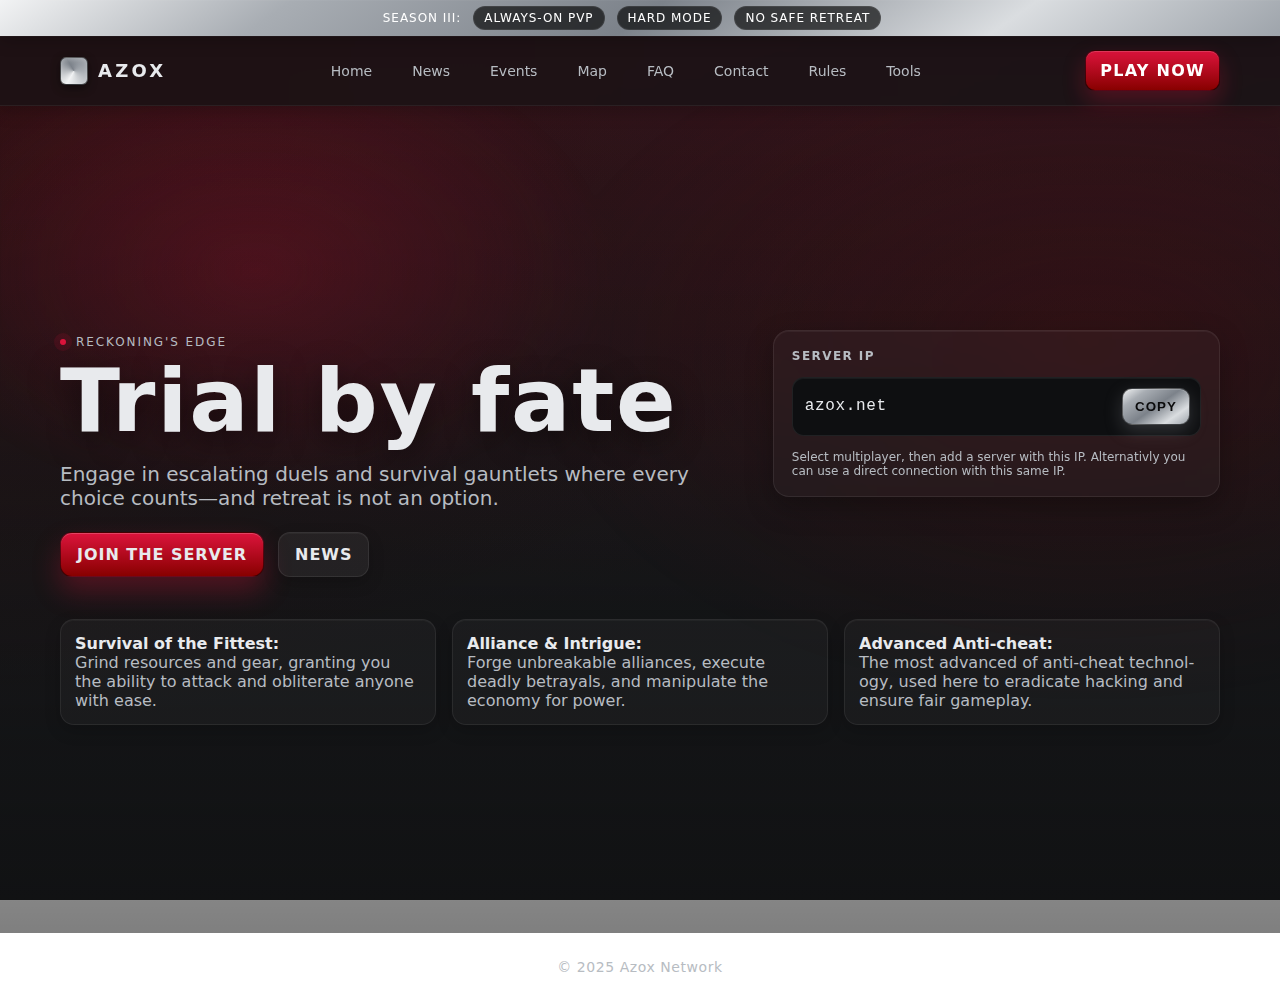
<file: index.html>
<!doctype html>
<html lang="en">
<head>
  <meta charset="utf-8" />
  <meta name="viewport" content="width=device-width,initial-scale=1" />
  <title>Azox — Trial by Fate</title>
  <link rel="stylesheet" href="style.css">
</head>
<body>
  <!-- Top bar -->
  <div class="topbar">
    <span>Season III:</span>
    <span class="pill">Always-on PvP</span>
    <span class="pill">Hard Mode</span>
    <span class="pill">No Safe Retreat</span>
  </div>

  <!-- Main nav -->
  <header class="nav">
    <div class="nav-inner">
      <div class="brand">
        <div class="crest" aria-hidden="true"></div>
        <div>AZOX</div>
      </div>
      <nav class="links" aria-label="Primary">
        <a href="#">Home</a>
        <a href="news/index.html">News</a>
        <a href="events/index.html">Events</a>
        <a href="map/index.php">Map</a>
        <a href="#trials">FAQ</a>
        <a href="contact/index.html">Contact</a>
        <a href="rules/index.html">Rules</a>
        <a href="tools/index.html">Tools</a>
      </nav>
      <button class="hamburger" id="hamburger" aria-label="Toggle navigation menu">
        <span></span>
        <span></span>
        <span></span>
      </button>
      <a href="play-now/index.html" class="cta">Play Now</a>
    </div>
    <!-- Mobile menu -->
    <nav class="mobile-menu" id="mobileMenu" aria-label="Mobile navigation">
      <a href="#">Home</a>
      <a href="news/index.html">News</a>
      <a href="events/index.html">Events</a>
      <a href="map/index.php">Map</a>
      <a href="#trials">FAQ</a>
      <a href="contact/index.html">Contact</a>
      <a href="rules/index.html">Rules</a>
      <a href="tools/index.html">Tools</a>
    </nav>
  </header>

  <!-- Hero -->
  <section class="hero">
    <div class="hero-inner">
      <div class="hero-content">
       <div class="eyebrow"><span class="dot"></span>Reckoning's edge</div>
          <h1 class="hero-title">Trial by fate</h1>
          <p class="hero-sub">Engage in escalating duels and survival gauntlets where every choice counts—and retreat is not an option.</p>
          <div class="hero-actions">
          <a class="btn primary" href="play-now/index.html">Join the Server</a>
          <a class="btn ghost" href="#news">News</a>
        </div>
      </div>

      <aside class="ip-card" aria-label="Server Connection">
        <div class="title">Server IP</div>
        <div class="ip-input">
          <input id="ip" value="azox.net" aria-label="Server IP" readonly />
          <button id="copy" class="copy" aria-label="Copy IP">Copy</button>
        </div>
        <div class="ip-note">Select multiplayer, then add a server with this IP. Alternativly you can use a direct connection with this same IP.</div>
      </aside>

      <div class="blurb-row">
        <div class="blurb"><b>Survival of the Fittest:</b> Grind resources and gear, granting you the ability to attack and obliterate anyone with ease.</div>
        <div class="blurb"><b>Alliance & Intrigue:</b> Forge unbreakable alliances, execute deadly betrayals, and manipulate the economy for power.</div>
        <div class="blurb"><b>Advanced Anti-cheat:</b> The most advanced of anti-cheat technology, used here to eradicate hacking and ensure fair gameplay.</div>
      </div>
    </div>
  </section>

  <!-- Footer -->
  <footer class="footer">
    <div class="footer-inner">
      <p>&copy; 2025 Azox Network</p>
    </div>
  </footer>

  <script>
    // Copy IP
    (function(){
      const ip = document.getElementById('ip');
      const btn = document.getElementById('copy');
      if(!ip || !btn) return;
      btn.addEventListener('click', async () => {
        try{
          await navigator.clipboard.writeText(ip.value);
          const old = btn.textContent;
          btn.textContent = 'Copied!';
          setTimeout(()=> btn.textContent = old, 1200);
        }catch(e){
          btn.textContent = 'Copy failed';
          setTimeout(()=> btn.textContent = 'Copy', 1200);
        }
      });
    })();

    // Hamburger menu
    (function(){
      const hamburger = document.getElementById('hamburger');
      const mobileMenu = document.getElementById('mobileMenu');
      if(!hamburger || !mobileMenu) return;
      
      hamburger.addEventListener('click', () => {
        hamburger.classList.toggle('active');
        mobileMenu.classList.toggle('active');
      });

      // Close menu when clicking on a link
      mobileMenu.addEventListener('click', (e) => {
        if(e.target.tagName === 'A') {
          hamburger.classList.remove('active');
          mobileMenu.classList.remove('active');
        }
      });

      // Close menu when clicking outside
      document.addEventListener('click', (e) => {
        if(!hamburger.contains(e.target) && !mobileMenu.contains(e.target)) {
          hamburger.classList.remove('active');
          mobileMenu.classList.remove('active');
        }
      });
    })();
  </script>
</body>
</html>
</file>
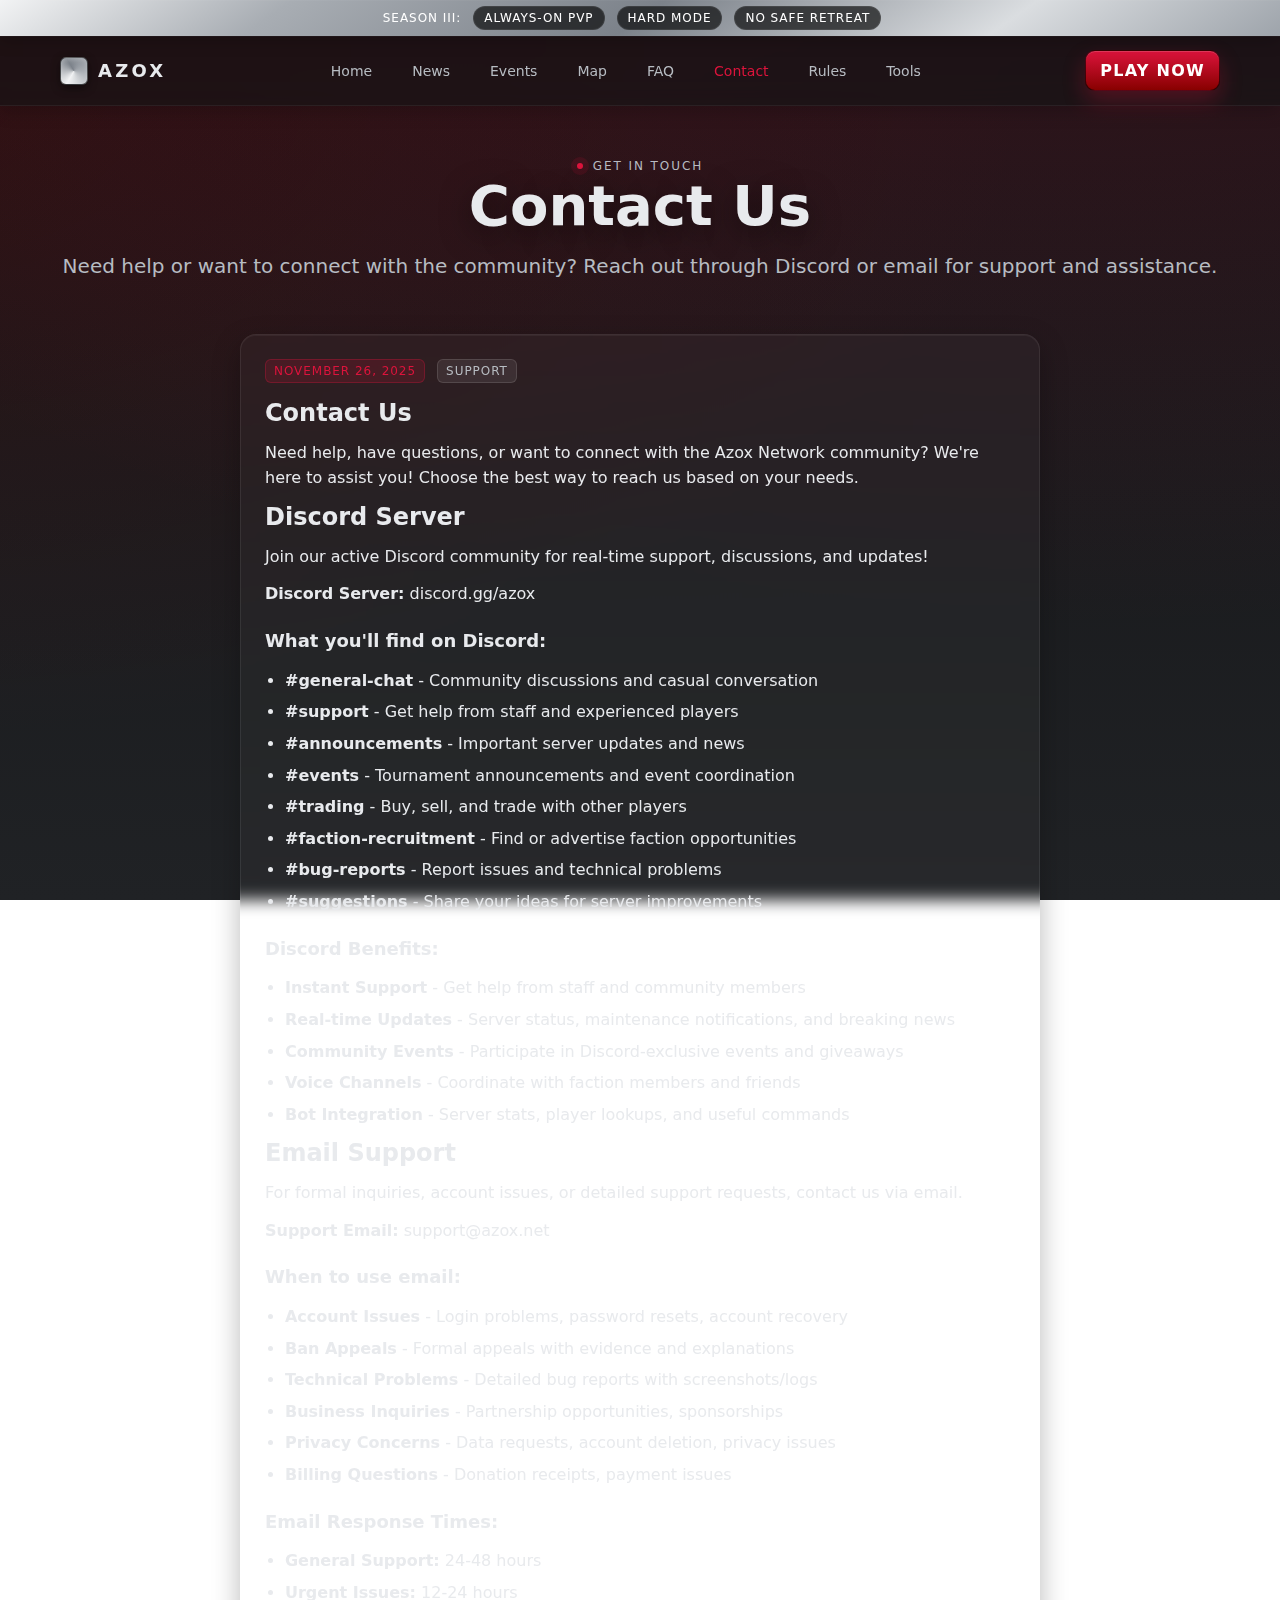
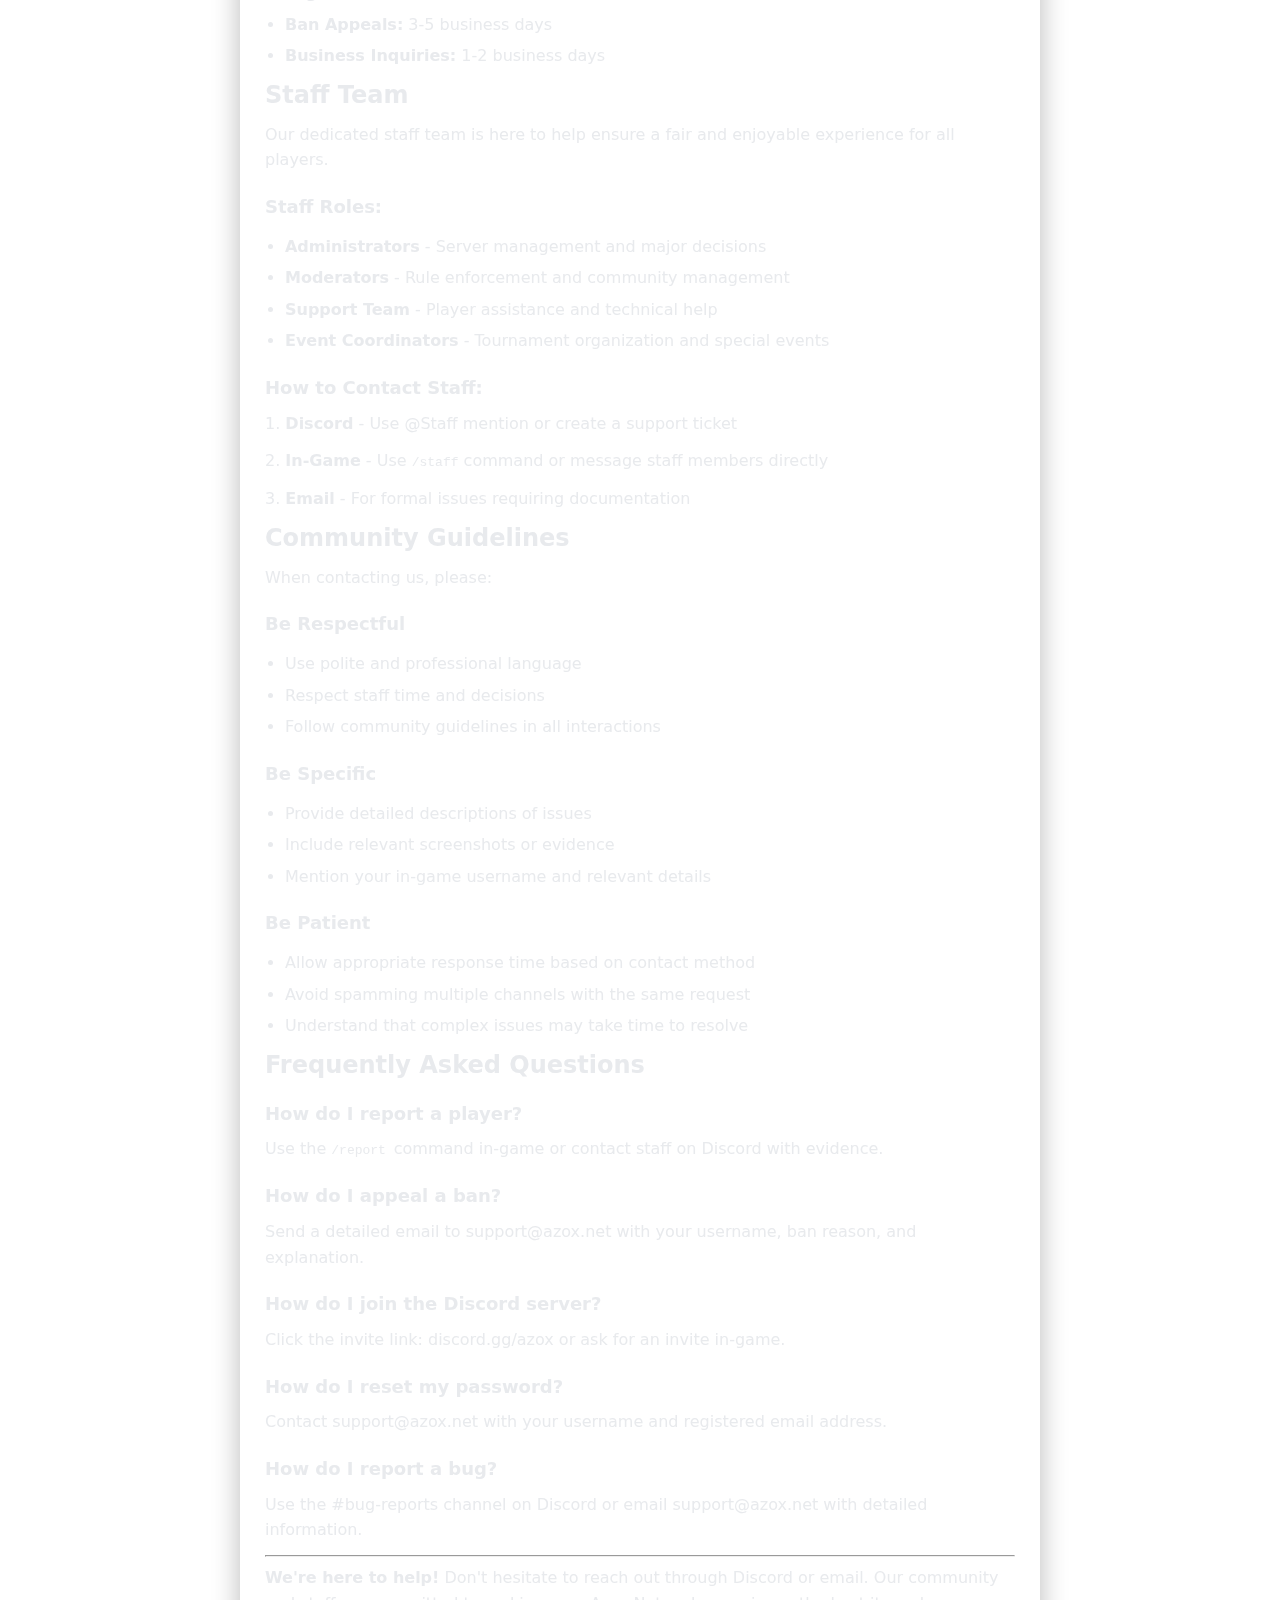
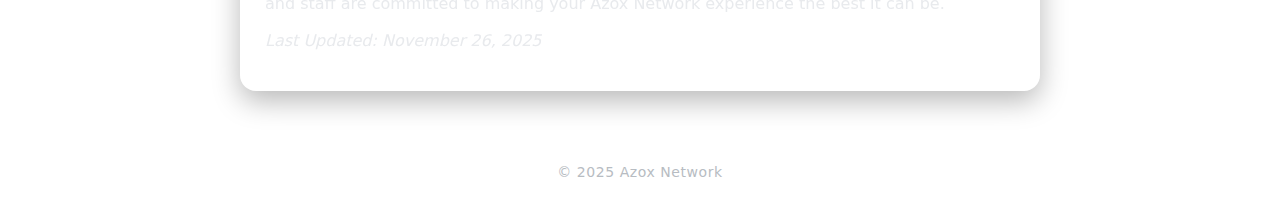
<file: contact/index.html>
<!doctype html>
<html lang="en">
<head>
  <meta charset="utf-8" />
  <meta name="viewport" content="width=device-width,initial-scale=1" />
  <title>Contact — Azox — Trial by Fate</title>
  <link rel="stylesheet" href="../style.css">
</head>
<body>
  <!-- Top bar -->
  <div class="topbar">
    <span>Season III:</span>
    <span class="pill">Always-on PvP</span>
    <span class="pill">Hard Mode</span>
    <span class="pill">No Safe Retreat</span>
  </div>

  <!-- Main nav -->
  <header class="nav">
    <div class="nav-inner">
      <div class="brand">
        <div class="crest" aria-hidden="true"></div>
        <div>AZOX</div>
      </div>
      <nav class="links" aria-label="Primary">
        <a href="../index.html">Home</a>
        <a href="../news/">News</a>
        <a href="../events/">Events</a>
        <a href="../map/">Map</a>
        <a href="#trials">FAQ</a>
        <a href="#" style="color: var(--crimson);">Contact</a>
        <a href="../rules/">Rules</a>
        <a href="../tools/">Tools</a>
      </nav>
      <button class="hamburger" id="hamburger" aria-label="Toggle navigation menu">
        <span></span>
        <span></span>
        <span></span>
      </button>
      <a href="../play-now/index.html" class="cta">Play Now</a>
    </div>
    <!-- Mobile menu -->
    <nav class="mobile-menu" id="mobileMenu" aria-label="Mobile navigation">
      <a href="../index.html">Home</a>
      <a href="../news/">News</a>
      <a href="../events/">Events</a>
      <a href="../map/">Map</a>
      <a href="#trials">FAQ</a>
      <a href="#" style="color: var(--crimson);">Contact</a>
      <a href="../rules/">Rules</a>
      <a href="../tools/">Tools</a>
    </nav>
  </header>

  <!-- Contact Section -->
  <main class="news-container">
    <div class="news-header">
      <div class="eyebrow"><span class="dot"></span>Get in Touch</div>
      <h1 class="news-title">Contact Us</h1>
      <p class="news-subtitle">Need help or want to connect with the community? Reach out through Discord or email for support and assistance.</p>
    </div>

    <div class="news-grid" id="contactGrid">
      <div class="loading">Loading contact information...</div>
    </div>
  </main>

  <!-- Footer -->
  <footer class="footer">
    <div class="footer-inner">
      <p>&copy; 2025 Azox Network</p>
    </div>
  </footer>

  <script>
    // Contact data (embedded to avoid CORS issues with local files)
    const contactData = [
      {
        filename: 'contact.md',
        date: 'November 26, 2025',
        title: 'Contact Us',
        category: 'Support',
        content: `Need help, have questions, or want to connect with the Azox Network community? We're here to assist you! Choose the best way to reach us based on your needs.

## Discord Server

Join our active Discord community for real-time support, discussions, and updates!

**Discord Server:** [discord.gg/azox](https://discord.gg/azox)

### What you'll find on Discord:
* **#general-chat** - Community discussions and casual conversation
* **#support** - Get help from staff and experienced players
* **#announcements** - Important server updates and news
* **#events** - Tournament announcements and event coordination
* **#trading** - Buy, sell, and trade with other players
* **#faction-recruitment** - Find or advertise faction opportunities
* **#bug-reports** - Report issues and technical problems
* **#suggestions** - Share your ideas for server improvements

### Discord Benefits:
* **Instant Support** - Get help from staff and community members
* **Real-time Updates** - Server status, maintenance notifications, and breaking news
* **Community Events** - Participate in Discord-exclusive events and giveaways
* **Voice Channels** - Coordinate with faction members and friends
* **Bot Integration** - Server stats, player lookups, and useful commands

## Email Support

For formal inquiries, account issues, or detailed support requests, contact us via email.

**Support Email:** [support@azox.net](mailto:support@azox.net)

### When to use email:
* **Account Issues** - Login problems, password resets, account recovery
* **Ban Appeals** - Formal appeals with evidence and explanations
* **Technical Problems** - Detailed bug reports with screenshots/logs
* **Business Inquiries** - Partnership opportunities, sponsorships
* **Privacy Concerns** - Data requests, account deletion, privacy issues
* **Billing Questions** - Donation receipts, payment issues

### Email Response Times:
* **General Support:** 24-48 hours
* **Urgent Issues:** 12-24 hours
* **Ban Appeals:** 3-5 business days
* **Business Inquiries:** 1-2 business days

## Staff Team

Our dedicated staff team is here to help ensure a fair and enjoyable experience for all players.

### Staff Roles:
* **Administrators** - Server management and major decisions
* **Moderators** - Rule enforcement and community management
* **Support Team** - Player assistance and technical help
* **Event Coordinators** - Tournament organization and special events

### How to Contact Staff:
1. **Discord** - Use @Staff mention or create a support ticket
2. **In-Game** - Use \`/staff\` command or message staff members directly
3. **Email** - For formal issues requiring documentation

## Community Guidelines

When contacting us, please:

### Be Respectful
* Use polite and professional language
* Respect staff time and decisions
* Follow community guidelines in all interactions

### Be Specific
* Provide detailed descriptions of issues
* Include relevant screenshots or evidence
* Mention your in-game username and relevant details

### Be Patient
* Allow appropriate response time based on contact method
* Avoid spamming multiple channels with the same request
* Understand that complex issues may take time to resolve

## Frequently Asked Questions

### How do I report a player?
Use the \`/report <player> <reason>\` command in-game or contact staff on Discord with evidence.

### How do I appeal a ban?
Send a detailed email to support@azox.net with your username, ban reason, and explanation.

### How do I join the Discord server?
Click the invite link: [discord.gg/azox](https://discord.gg/azox) or ask for an invite in-game.

### How do I reset my password?
Contact support@azox.net with your username and registered email address.

### How do I report a bug?
Use the #bug-reports channel on Discord or email support@azox.net with detailed information.

---

**We're here to help!** Don't hesitate to reach out through Discord or email. Our community and staff are committed to making your Azox Network experience the best it can be.

*Last Updated: November 26, 2025*`
      }
    ];

    // Simple markdown parser for basic formatting
    function parseMarkdown(text) {
      // Split into lines for better processing
      const lines = text.split('\n');
      const result = [];
      let inList = false;
      
      for (let i = 0; i < lines.length; i++) {
        let line = lines[i];
        
        // Skip empty lines
        if (line.trim() === '') {
          if (inList) {
            result.push('</ul>');
            inList = false;
          }
          result.push('');
          continue;
        }
        
        // Headers
        if (line.startsWith('### ')) {
          if (inList) { result.push('</ul>'); inList = false; }
          result.push(`<h3>${line.substring(4)}</h3>`);
        } else if (line.startsWith('## ')) {
          if (inList) { result.push('</ul>'); inList = false; }
          result.push(`<h2>${line.substring(3)}</h2>`);
        } else if (line.startsWith('# ')) {
          if (inList) { result.push('</ul>'); inList = false; }
          result.push(`<h1>${line.substring(2)}</h1>`);
        }
        // Horizontal rule
        else if (line.trim() === '---') {
          if (inList) { result.push('</ul>'); inList = false; }
          result.push('<hr>');
        }
        // List items
        else if (line.startsWith('* ')) {
          if (!inList) {
            result.push('<ul>');
            inList = true;
          }
          result.push(`<li>${line.substring(2)}</li>`);
        }
        // Regular paragraphs
        else {
          if (inList) { result.push('</ul>'); inList = false; }
          result.push(`<p>${line}</p>`);
        }
      }
      
      // Close any open list
      if (inList) {
        result.push('</ul>');
      }
      
      return result.join('\n')
        // Apply inline formatting
        .replace(/\*\*(.*?)\*\*/g, '<strong>$1</strong>')
        .replace(/\*(.*?)\*/g, '<em>$1</em>')
        .replace(/`([^`]+)`/g, '<code>$1</code>')
        // Convert markdown links to HTML
        .replace(/\[([^\]]+)\]\(([^)]+)\)/g, '<a href="$2" target="_blank" rel="noopener">$1</a>')
        // Clean up empty paragraphs
        .replace(/<p><\/p>/g, '')
        .replace(/<p>\s*<\/p>/g, '');
    }

    // Load and display contact information
    function loadContact() {
      const contactGrid = document.getElementById('contactGrid');
      contactGrid.innerHTML = '';

      contactData.forEach(contact => {
        const htmlContent = parseMarkdown(contact.content);

        const contactElement = document.createElement('article');
        contactElement.className = 'news-article';
        contactElement.innerHTML = `
          <div class="news-meta">
            <span class="news-date">${contact.date}</span>
            <span class="news-category">${contact.category}</span>
          </div>
          <h2>${contact.title}</h2>
          <div class="news-content">${htmlContent}</div>
        `;

        contactGrid.appendChild(contactElement);
      });
    }

    // Load contact information when page loads
    document.addEventListener('DOMContentLoaded', loadContact);

    // Hamburger menu
    (function(){
      const hamburger = document.getElementById('hamburger');
      const mobileMenu = document.getElementById('mobileMenu');
      if(!hamburger || !mobileMenu) return;
      
      hamburger.addEventListener('click', () => {
        hamburger.classList.toggle('active');
        mobileMenu.classList.toggle('active');
      });

      // Close menu when clicking on a link
      mobileMenu.addEventListener('click', (e) => {
        if(e.target.tagName === 'A') {
          hamburger.classList.remove('active');
          mobileMenu.classList.remove('active');
        }
      });

      // Close menu when clicking outside
      document.addEventListener('click', (e) => {
        if(!hamburger.contains(e.target) && !mobileMenu.contains(e.target)) {
          hamburger.classList.remove('active');
          mobileMenu.classList.remove('active');
        }
      });
    })();
  </script>
</body>
</html>
</file>
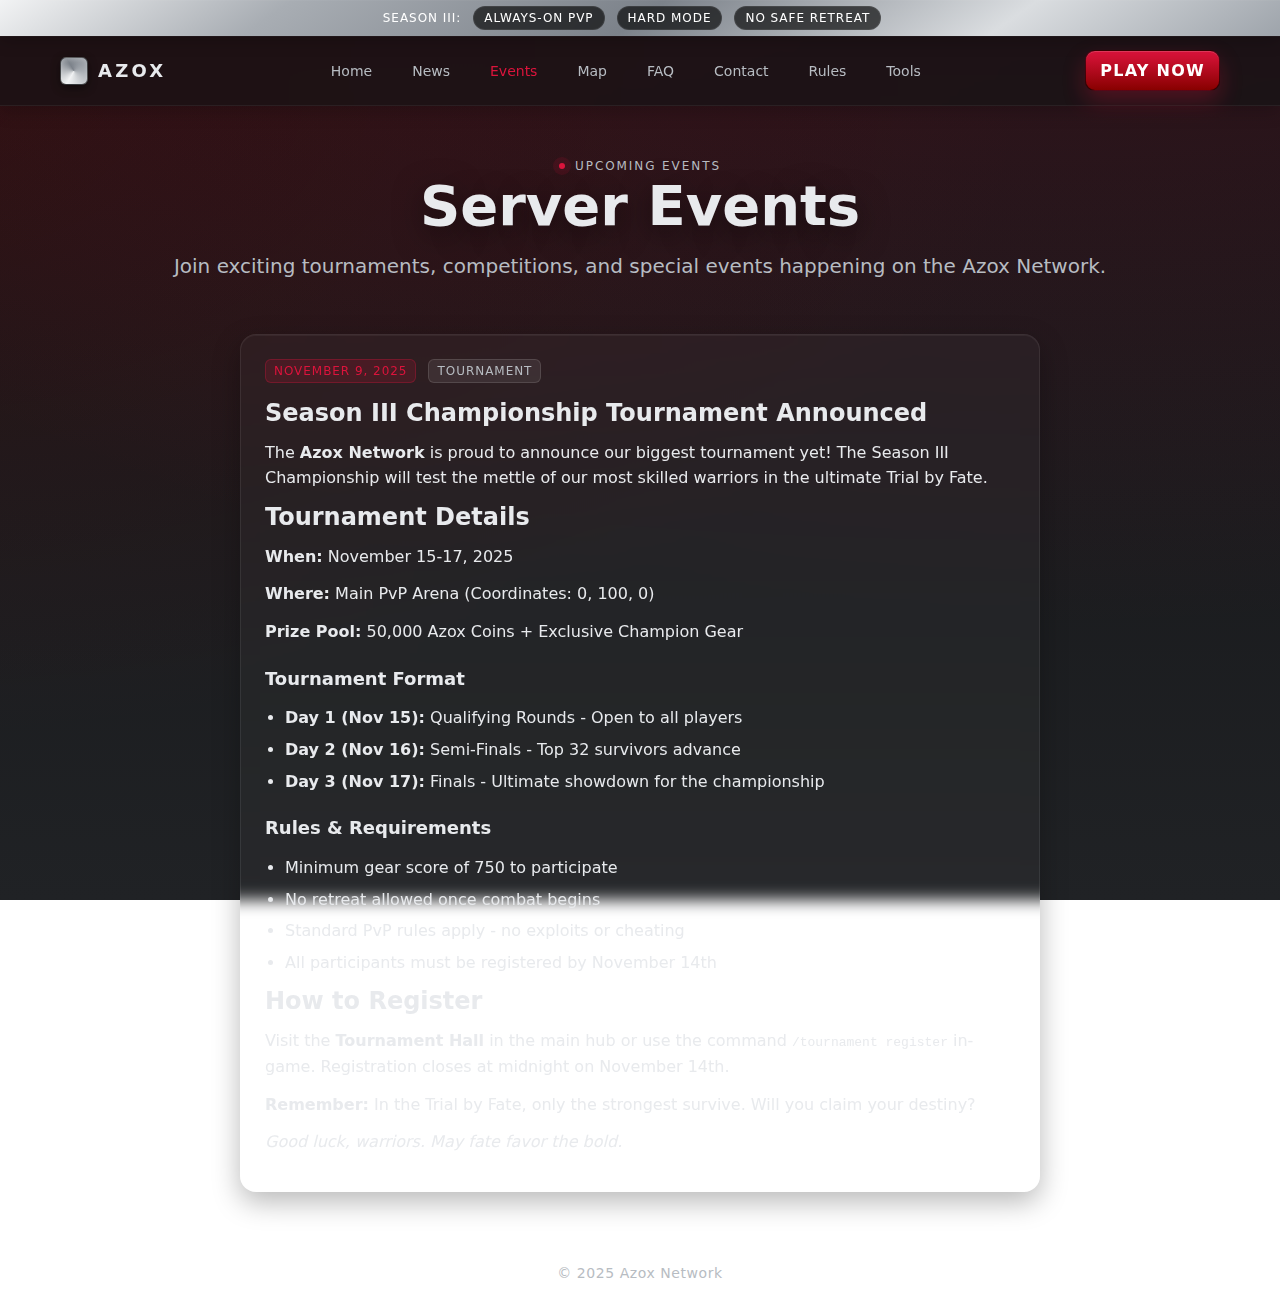
<file: events/index.html>
<!doctype html>
<html lang="en">
<head>
  <meta charset="utf-8" />
  <meta name="viewport" content="width=device-width,initial-scale=1" />
  <title>Events — Azox — Trial by Fate</title>
  <link rel="stylesheet" href="../style.css">
</head>
<body>
  <!-- Top bar -->
  <div class="topbar">
    <span>Season III:</span>
    <span class="pill">Always-on PvP</span>
    <span class="pill">Hard Mode</span>
    <span class="pill">No Safe Retreat</span>
  </div>

  <!-- Main nav -->
  <header class="nav">
    <div class="nav-inner">
      <div class="brand">
        <div class="crest" aria-hidden="true"></div>
        <div>AZOX</div>
      </div>
      <nav class="links" aria-label="Primary">
        <a href="../index.html">Home</a>
        <a href="../news/">News</a>
        <a href="#" style="color: var(--crimson);">Events</a>
        <a href="../map/">Map</a>
        <a href="#trials">FAQ</a>
        <a href="../contact/">Contact</a>
        <a href="../rules/">Rules</a>
        <a href="../tools/">Tools</a>
      </nav>
      <button class="hamburger" id="hamburger" aria-label="Toggle navigation menu">
        <span></span>
        <span></span>
        <span></span>
      </button>
      <a href="../play-now/index.html" class="cta">Play Now</a>
    </div>
    <!-- Mobile menu -->
    <nav class="mobile-menu" id="mobileMenu" aria-label="Mobile navigation">
      <a href="../index.html">Home</a>
      <a href="../news/">News</a>
      <a href="#" style="color: var(--crimson);">Events</a>
      <a href="../map/">Map</a>
      <a href="#trials">FAQ</a>
      <a href="../contact/">Contact</a>
      <a href="../rules/">Rules</a>
      <a href="../tools/">Tools</a>
    </nav>
  </header>

  <!-- Events Section -->
  <main class="news-container">
    <div class="news-header">
      <div class="eyebrow"><span class="dot"></span>Upcoming Events</div>
      <h1 class="news-title">Server Events</h1>
      <p class="news-subtitle">Join exciting tournaments, competitions, and special events happening on the Azox Network.</p>
    </div>

    <div class="news-grid" id="eventsGrid">
      <div class="loading">Loading events...</div>
    </div>
  </main>

  <!-- Footer -->
  <footer class="footer">
    <div class="footer-inner">
      <p>&copy; 2025 Azox Network</p>
    </div>
  </footer>

  <script>
    // Events data (embedded to avoid CORS issues with local files)
    const eventsData = [
      {
        filename: '2025-11-09-1-first.md',
        date: 'November 9, 2025',
        title: 'Season III Championship Tournament Announced',
        category: 'Tournament',
        content: `The **Azox Network** is proud to announce our biggest tournament yet! The Season III Championship will test the mettle of our most skilled warriors in the ultimate Trial by Fate.

## Tournament Details

**When:** November 15-17, 2025
**Where:** Main PvP Arena (Coordinates: 0, 100, 0)
**Prize Pool:** 50,000 Azox Coins + Exclusive Champion Gear

### Tournament Format

* **Day 1 (Nov 15):** Qualifying Rounds - Open to all players
* **Day 2 (Nov 16):** Semi-Finals - Top 32 survivors advance
* **Day 3 (Nov 17):** Finals - Ultimate showdown for the championship

### Rules & Requirements

* Minimum gear score of 750 to participate
* No retreat allowed once combat begins
* Standard PvP rules apply - no exploits or cheating
* All participants must be registered by November 14th

## How to Register

Visit the **Tournament Hall** in the main hub or use the command \`/tournament register\` in-game. Registration closes at midnight on November 14th.

**Remember:** In the Trial by Fate, only the strongest survive. Will you claim your destiny?

*Good luck, warriors. May fate favor the bold.*`
      }
    ];

    // Simple markdown parser for basic formatting
    function parseMarkdown(text) {
      // Split into lines for better processing
      const lines = text.split('\n');
      const result = [];
      let inList = false;
      
      for (let i = 0; i < lines.length; i++) {
        let line = lines[i];
        
        // Skip empty lines
        if (line.trim() === '') {
          if (inList) {
            result.push('</ul>');
            inList = false;
          }
          result.push('');
          continue;
        }
        
        // Headers
        if (line.startsWith('### ')) {
          if (inList) { result.push('</ul>'); inList = false; }
          result.push(`<h3>${line.substring(4)}</h3>`);
        } else if (line.startsWith('## ')) {
          if (inList) { result.push('</ul>'); inList = false; }
          result.push(`<h2>${line.substring(3)}</h2>`);
        } else if (line.startsWith('# ')) {
          if (inList) { result.push('</ul>'); inList = false; }
          result.push(`<h1>${line.substring(2)}</h1>`);
        }
        // List items
        else if (line.startsWith('* ')) {
          if (!inList) {
            result.push('<ul>');
            inList = true;
          }
          result.push(`<li>${line.substring(2)}</li>`);
        }
        // Regular paragraphs
        else {
          if (inList) { result.push('</ul>'); inList = false; }
          result.push(`<p>${line}</p>`);
        }
      }
      
      // Close any open list
      if (inList) {
        result.push('</ul>');
      }
      
      return result.join('\n')
        // Apply inline formatting
        .replace(/\*\*(.*?)\*\*/g, '<strong>$1</strong>')
        .replace(/\*(.*?)\*/g, '<em>$1</em>')
        .replace(/`([^`]+)`/g, '<code>$1</code>')
        // Clean up empty paragraphs
        .replace(/<p><\/p>/g, '')
        .replace(/<p>\s*<\/p>/g, '');
    }

    // Load and display events
    function loadEvents() {
      const eventsGrid = document.getElementById('eventsGrid');
      eventsGrid.innerHTML = '';

      eventsData.forEach(event => {
        const htmlContent = parseMarkdown(event.content);

        const eventElement = document.createElement('article');
        eventElement.className = 'news-article';
        eventElement.innerHTML = `
          <div class="news-meta">
            <span class="news-date">${event.date}</span>
            <span class="news-category">${event.category}</span>
          </div>
          <h2>${event.title}</h2>
          <div class="news-content">${htmlContent}</div>
        `;

        eventsGrid.appendChild(eventElement);
      });
    }

    // Load events when page loads
    document.addEventListener('DOMContentLoaded', loadEvents);

    // Hamburger menu
    (function(){
      const hamburger = document.getElementById('hamburger');
      const mobileMenu = document.getElementById('mobileMenu');
      if(!hamburger || !mobileMenu) return;
      
      hamburger.addEventListener('click', () => {
        hamburger.classList.toggle('active');
        mobileMenu.classList.toggle('active');
      });

      // Close menu when clicking on a link
      mobileMenu.addEventListener('click', (e) => {
        if(e.target.tagName === 'A') {
          hamburger.classList.remove('active');
          mobileMenu.classList.remove('active');
        }
      });

      // Close menu when clicking outside
      document.addEventListener('click', (e) => {
        if(!hamburger.contains(e.target) && !mobileMenu.contains(e.target)) {
          hamburger.classList.remove('active');
          mobileMenu.classList.remove('active');
        }
      });
    })();
  </script>
</body>
</html>
</file>
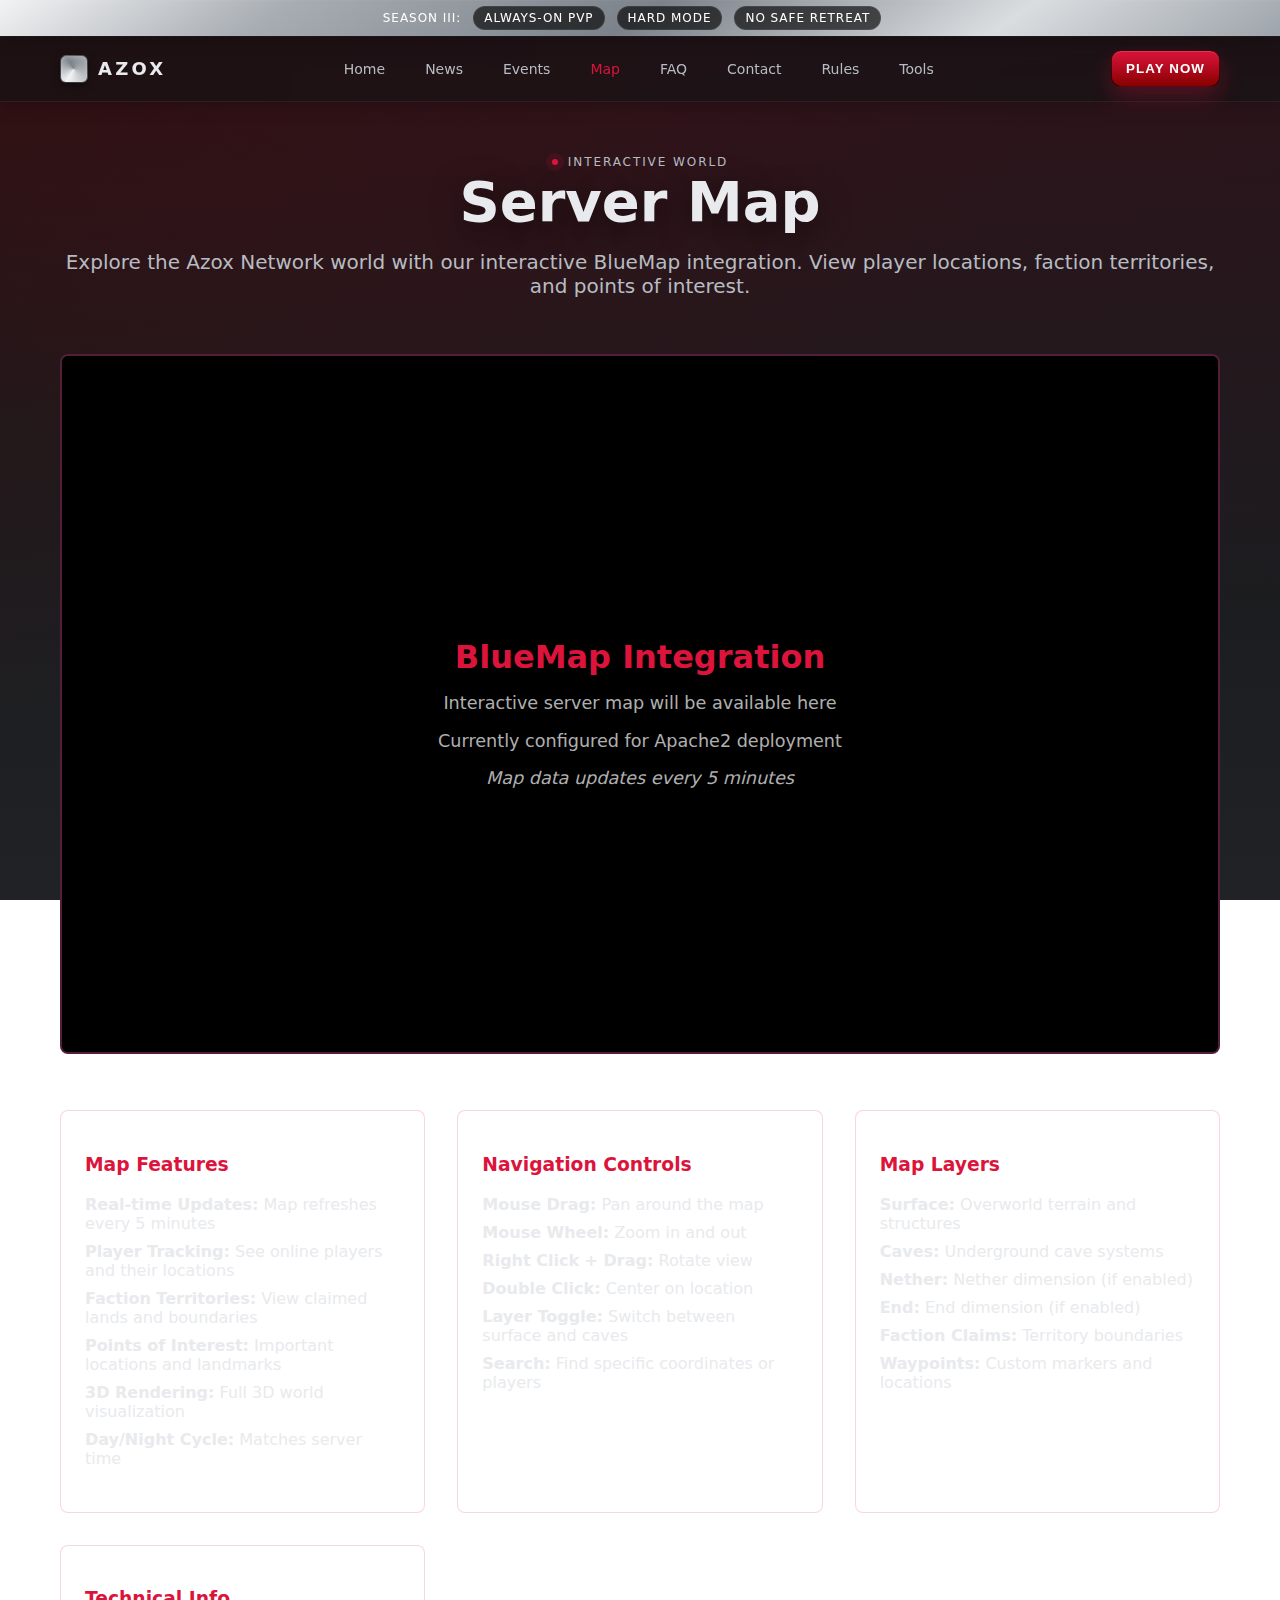
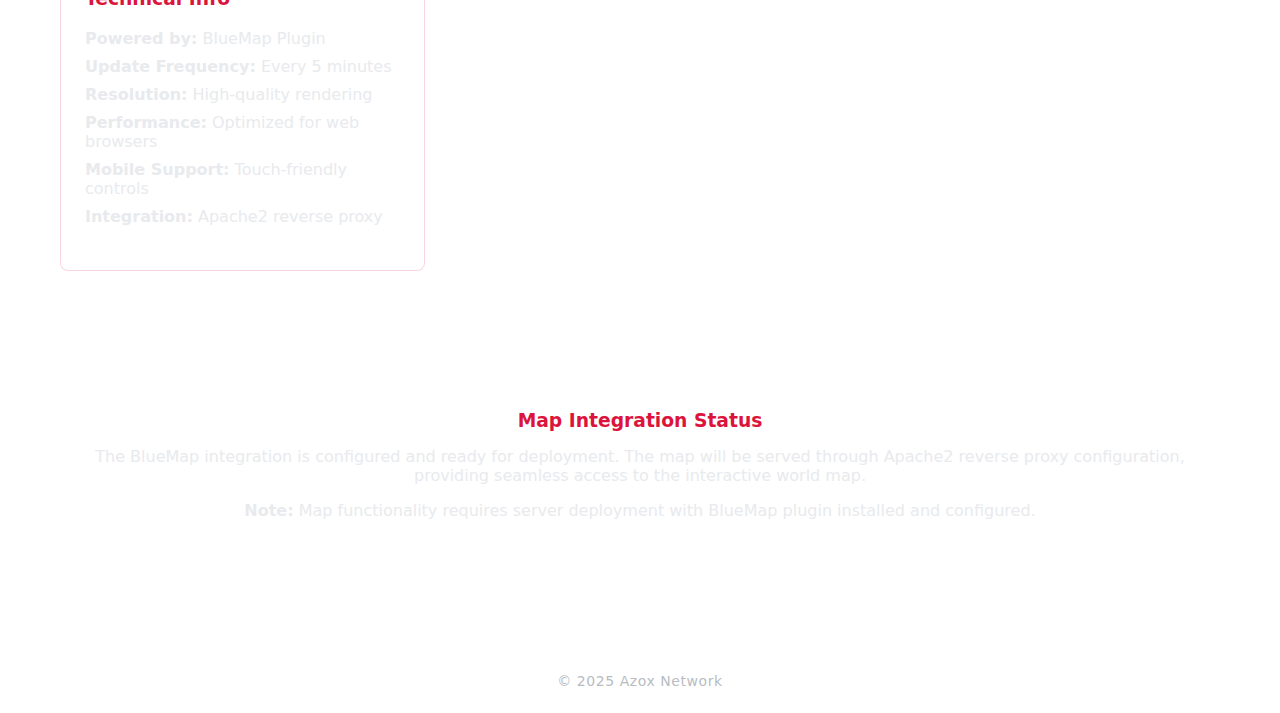
<file: map/index.html>
<!doctype html>
<html lang="en">
<head>
  <meta charset="utf-8" />
  <meta name="viewport" content="width=device-width,initial-scale=1" />
  <title>Server Map — Azox — Trial by Fate</title>
  <link rel="stylesheet" href="../style.css">
  <style>
    .map-container {
      width: 100%;
      height: calc(100vh - 200px);
      min-height: 600px;
      background: #1a1a1a;
      border: 2px solid rgba(220, 38, 127, 0.3);
      border-radius: 8px;
      position: relative;
      overflow: hidden;
    }
    
    .map-frame {
      width: 100%;
      height: 100%;
      border: none;
      background: #000;
    }
    
    .map-overlay {
      position: absolute;
      top: 50%;
      left: 50%;
      transform: translate(-50%, -50%);
      text-align: center;
      color: rgba(255, 255, 255, 0.7);
      z-index: 10;
      pointer-events: none;
    }
    
    .map-overlay h2 {
      color: var(--crimson);
      margin-bottom: 1rem;
      font-size: 2rem;
    }
    
    .map-overlay p {
      font-size: 1.1rem;
      margin-bottom: 0.5rem;
    }
    
    .map-info {
      display: grid;
      grid-template-columns: repeat(auto-fit, minmax(300px, 1fr));
      gap: 2rem;
      margin: 2rem 0;
    }
    
    .info-card {
      background: rgba(255, 255, 255, 0.05);
      padding: 1.5rem;
      border-radius: 8px;
      border: 1px solid rgba(220, 38, 127, 0.2);
    }
    
    .info-card h3 {
      color: var(--crimson);
      margin-bottom: 1rem;
    }
    
    .info-card ul {
      list-style: none;
      padding: 0;
    }
    
    .info-card li {
      padding: 0.25rem 0;
      border-bottom: 1px solid rgba(255, 255, 255, 0.1);
    }
    
    .info-card li:last-child {
      border-bottom: none;
    }
  </style>
</head>
<body>
  <!-- Top bar -->
  <div class="topbar">
    <span>Season III:</span>
    <span class="pill">Always-on PvP</span>
    <span class="pill">Hard Mode</span>
    <span class="pill">No Safe Retreat</span>
  </div>

  <!-- Main nav -->
  <header class="nav">
    <div class="nav-inner">
      <div class="brand">
        <div class="crest" aria-hidden="true"></div>
        <div>AZOX</div>
      </div>
      <nav class="links" aria-label="Primary">
        <a href="../index.php">Home</a>
        <a href="../news/">News</a>
        <a href="../events/">Events</a>
        <a href="#" style="color: var(--crimson);">Map</a>
        <a href="#trials">FAQ</a>
        <a href="../contact/">Contact</a>
        <a href="../rules/">Rules</a>
        <a href="../tools/">Tools</a>
      </nav>
      <button class="cta">Play Now</button>
    </div>
  </header>

  <!-- Map Section -->
  <main class="news-container">
    <div class="news-header">
      <div class="eyebrow"><span class="dot"></span>Interactive World</div>
      <h1 class="news-title">Server Map</h1>
      <p class="news-subtitle">Explore the Azox Network world with our interactive BlueMap integration. View player locations, faction territories, and points of interest.</p>
    </div>

    <div class="map-container">
      <div class="map-overlay">
        <h2>BlueMap Integration</h2>
        <p>Interactive server map will be available here</p>
        <p>Currently configured for Apache2 deployment</p>
        <p><em>Map data updates every 5 minutes</em></p>
      </div>
      <iframe class="map-frame" src="about:blank" title="Server Map"></iframe>
    </div>

    <div class="map-info">
      <div class="info-card">
        <h3>Map Features</h3>
        <ul>
          <li><strong>Real-time Updates:</strong> Map refreshes every 5 minutes</li>
          <li><strong>Player Tracking:</strong> See online players and their locations</li>
          <li><strong>Faction Territories:</strong> View claimed lands and boundaries</li>
          <li><strong>Points of Interest:</strong> Important locations and landmarks</li>
          <li><strong>3D Rendering:</strong> Full 3D world visualization</li>
          <li><strong>Day/Night Cycle:</strong> Matches server time</li>
        </ul>
      </div>

      <div class="info-card">
        <h3>Navigation Controls</h3>
        <ul>
          <li><strong>Mouse Drag:</strong> Pan around the map</li>
          <li><strong>Mouse Wheel:</strong> Zoom in and out</li>
          <li><strong>Right Click + Drag:</strong> Rotate view</li>
          <li><strong>Double Click:</strong> Center on location</li>
          <li><strong>Layer Toggle:</strong> Switch between surface and caves</li>
          <li><strong>Search:</strong> Find specific coordinates or players</li>
        </ul>
      </div>

      <div class="info-card">
        <h3>Map Layers</h3>
        <ul>
          <li><strong>Surface:</strong> Overworld terrain and structures</li>
          <li><strong>Caves:</strong> Underground cave systems</li>
          <li><strong>Nether:</strong> Nether dimension (if enabled)</li>
          <li><strong>End:</strong> End dimension (if enabled)</li>
          <li><strong>Faction Claims:</strong> Territory boundaries</li>
          <li><strong>Waypoints:</strong> Custom markers and locations</li>
        </ul>
      </div>

      <div class="info-card">
        <h3>Technical Info</h3>
        <ul>
          <li><strong>Powered by:</strong> BlueMap Plugin</li>
          <li><strong>Update Frequency:</strong> Every 5 minutes</li>
          <li><strong>Resolution:</strong> High-quality rendering</li>
          <li><strong>Performance:</strong> Optimized for web browsers</li>
          <li><strong>Mobile Support:</strong> Touch-friendly controls</li>
          <li><strong>Integration:</strong> Apache2 reverse proxy</li>
        </ul>
      </div>
    </div>

    <div style="background: rgba(255, 255, 255, 0.05); padding: 2rem; border-radius: 8px; margin: 2rem 0; text-align: center;">
      <h3 style="color: var(--crimson); margin-bottom: 1rem;">Map Integration Status</h3>
      <p>The BlueMap integration is configured and ready for deployment. The map will be served through Apache2 reverse proxy configuration, providing seamless access to the interactive world map.</p>
      <p><strong>Note:</strong> Map functionality requires server deployment with BlueMap plugin installed and configured.</p>
    </div>
  </main>

  <!-- Footer -->
  <footer class="footer">
    <div class="footer-inner">
      <p>&copy; 2025 Azox Network</p>
    </div>
  </footer>

  <script>
    // Placeholder for future BlueMap integration
    document.addEventListener('DOMContentLoaded', function() {
      const mapFrame = document.querySelector('.map-frame');
      const overlay = document.querySelector('.map-overlay');
      
      // In production, this would load the actual BlueMap
      // For now, we show the placeholder overlay
      console.log('BlueMap integration ready for deployment');
      
      // Example of how the map would be loaded in production:
      // mapFrame.src = '/bluemap/';
      // overlay.style.display = 'none';
    });
  </script>
</body>
</html>
</file>
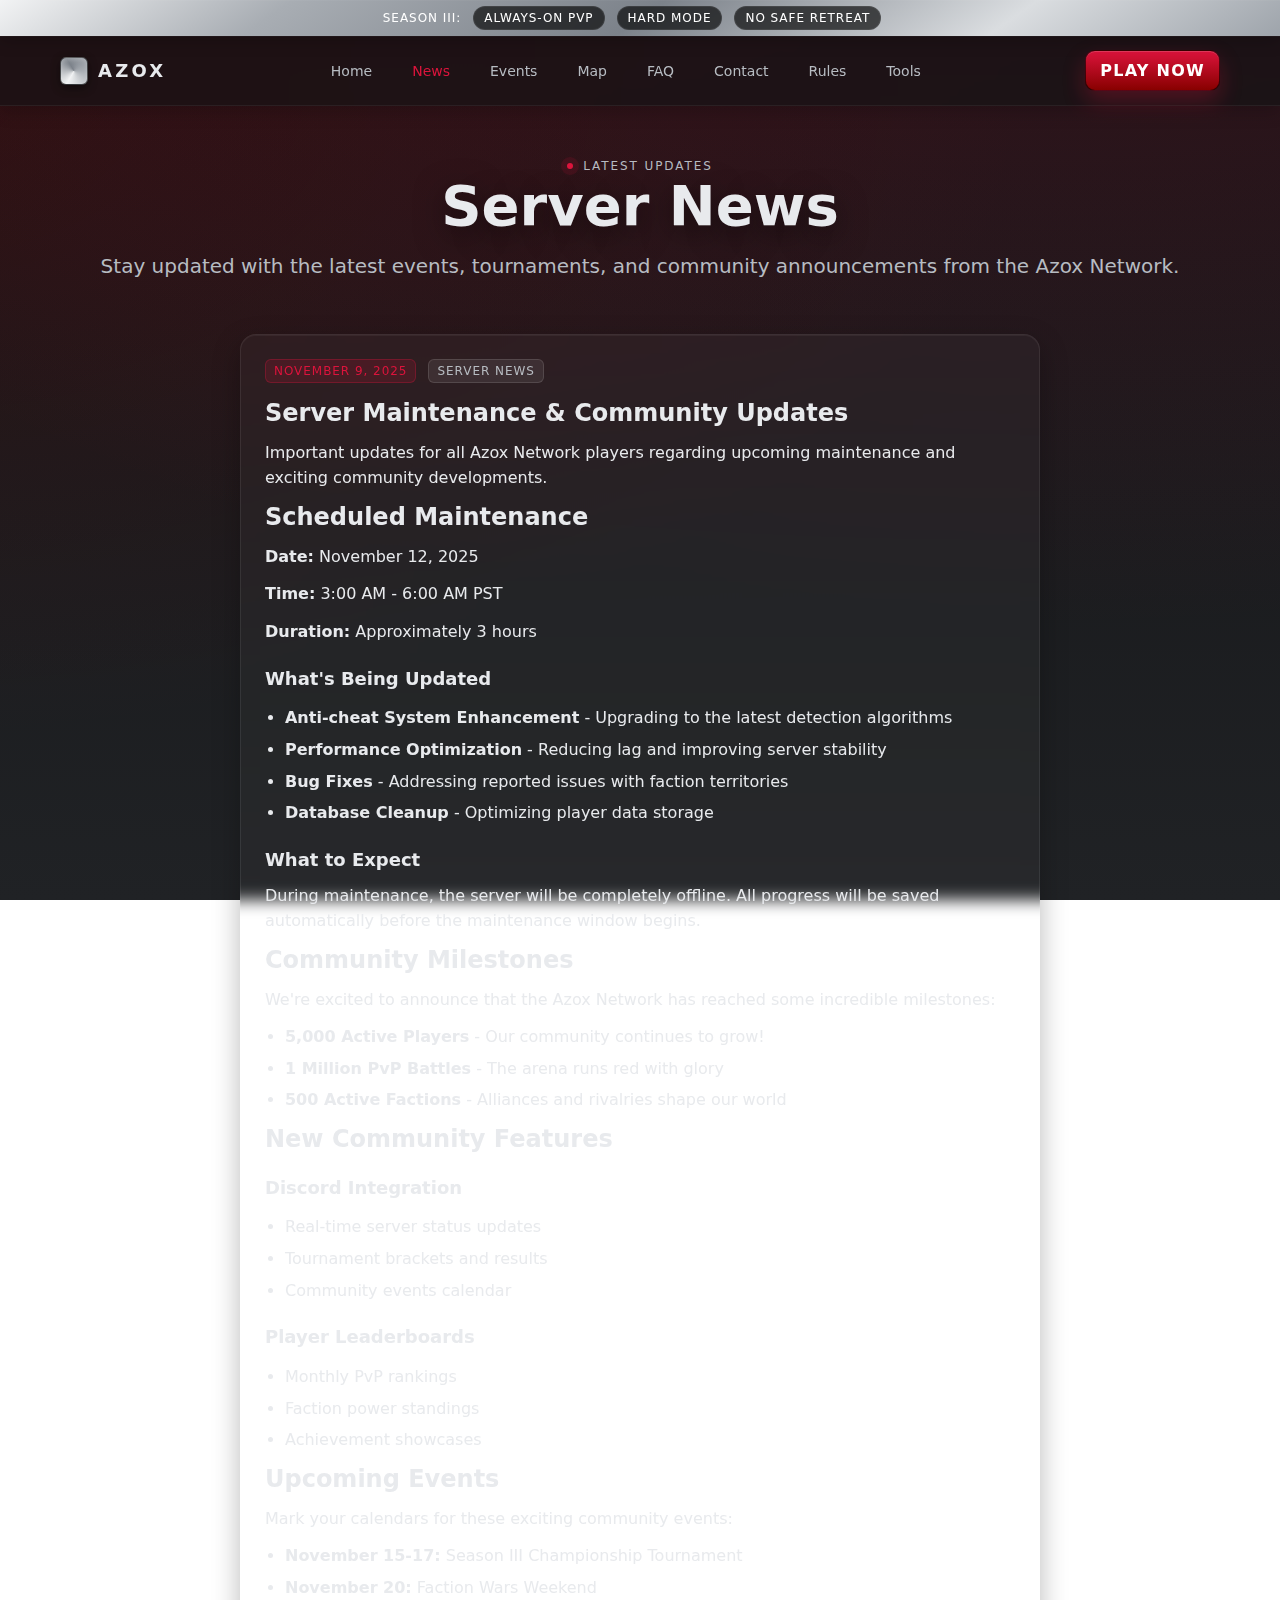
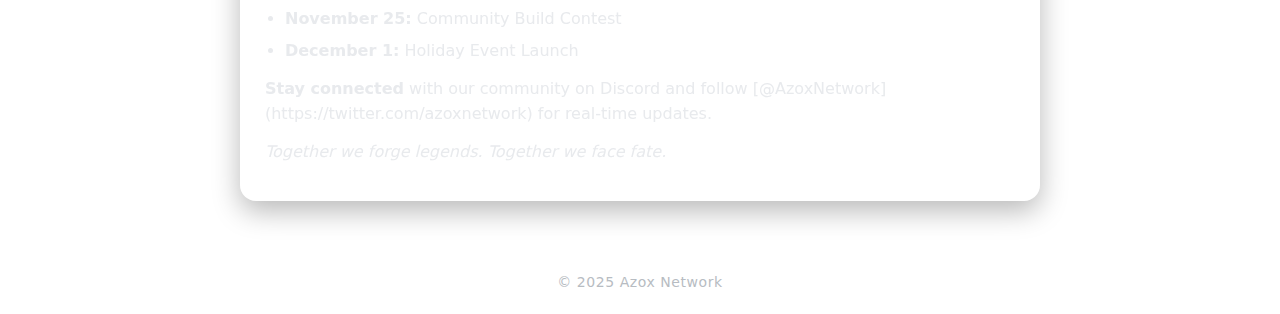
<file: news/index.html>
<!doctype html>
<html lang="en">
<head>
  <meta charset="utf-8" />
  <meta name="viewport" content="width=device-width,initial-scale=1" />
  <title>News — Azox — Trial by Fate</title>
  <link rel="stylesheet" href="../style.css">
</head>
<body>
  <!-- Top bar -->
  <div class="topbar">
    <span>Season III:</span>
    <span class="pill">Always-on PvP</span>
    <span class="pill">Hard Mode</span>
    <span class="pill">No Safe Retreat</span>
  </div>

  <!-- Main nav -->
  <header class="nav">
    <div class="nav-inner">
      <div class="brand">
        <div class="crest" aria-hidden="true"></div>
        <div>AZOX</div>
      </div>
      <nav class="links" aria-label="Primary">
        <a href="../index.html">Home</a>
        <a href="#" style="color: var(--crimson);">News</a>
        <a href="../events/">Events</a>
        <a href="../map/">Map</a>
        <a href="#trials">FAQ</a>
        <a href="../contact/">Contact</a>
        <a href="../rules/">Rules</a>
        <a href="../tools/">Tools</a>
      </nav>
      <button class="hamburger" id="hamburger" aria-label="Toggle navigation menu">
        <span></span>
        <span></span>
        <span></span>
      </button>
      <a href="../play-now/index.html" class="cta">Play Now</a>
    </div>
    <!-- Mobile menu -->
    <nav class="mobile-menu" id="mobileMenu" aria-label="Mobile navigation">
      <a href="../index.html">Home</a>
      <a href="#" style="color: var(--crimson);">News</a>
      <a href="../events/">Events</a>
      <a href="../map/">Map</a>
      <a href="#trials">FAQ</a>
      <a href="../contact/">Contact</a>
      <a href="../rules/">Rules</a>
      <a href="../tools/">Tools</a>
    </nav>
  </header>

  <!-- News Section -->
  <main class="news-container">
    <div class="news-header">
      <div class="eyebrow"><span class="dot"></span>Latest Updates</div>
      <h1 class="news-title">Server News</h1>
      <p class="news-subtitle">Stay updated with the latest events, tournaments, and community announcements from the Azox Network.</p>
    </div>

    <div class="news-grid" id="newsGrid">
      <div class="loading">Loading news articles...</div>
    </div>
  </main>

  <!-- Footer -->
  <footer class="footer">
    <div class="footer-inner">
      <p>&copy; 2025 Azox Network</p>
    </div>
  </footer>

  <script>
    // News articles data (embedded to avoid CORS issues with local files)
    const newsArticles = [
      {
        filename: '2025-11-09-2-update.md',
        date: 'November 9, 2025',
        title: 'Server Maintenance & Community Updates',
        category: 'Server News',
        content: `Important updates for all Azox Network players regarding upcoming maintenance and exciting community developments.

## Scheduled Maintenance

**Date:** November 12, 2025
**Time:** 3:00 AM - 6:00 AM PST
**Duration:** Approximately 3 hours

### What's Being Updated

* **Anti-cheat System Enhancement** - Upgrading to the latest detection algorithms
* **Performance Optimization** - Reducing lag and improving server stability
* **Bug Fixes** - Addressing reported issues with faction territories
* **Database Cleanup** - Optimizing player data storage

### What to Expect

During maintenance, the server will be completely offline. All progress will be saved automatically before the maintenance window begins.

## Community Milestones

We're excited to announce that the Azox Network has reached some incredible milestones:

* **5,000 Active Players** - Our community continues to grow!
* **1 Million PvP Battles** - The arena runs red with glory
* **500 Active Factions** - Alliances and rivalries shape our world

## New Community Features

### Discord Integration
* Real-time server status updates
* Tournament brackets and results
* Community events calendar

### Player Leaderboards
* Monthly PvP rankings
* Faction power standings
* Achievement showcases

## Upcoming Events

Mark your calendars for these exciting community events:

* **November 15-17:** Season III Championship Tournament
* **November 20:** Faction Wars Weekend
* **November 25:** Community Build Contest
* **December 1:** Holiday Event Launch

**Stay connected** with our community on Discord and follow [@AzoxNetwork](https://twitter.com/azoxnetwork) for real-time updates.

*Together we forge legends. Together we face fate.*`
      }
    ];

    // Simple markdown parser for basic formatting
    function parseMarkdown(text) {
      // Split into lines for better processing
      const lines = text.split('\n');
      const result = [];
      let inList = false;
      
      for (let i = 0; i < lines.length; i++) {
        let line = lines[i];
        
        // Skip empty lines
        if (line.trim() === '') {
          if (inList) {
            result.push('</ul>');
            inList = false;
          }
          result.push('');
          continue;
        }
        
        // Headers
        if (line.startsWith('### ')) {
          if (inList) { result.push('</ul>'); inList = false; }
          result.push(`<h3>${line.substring(4)}</h3>`);
        } else if (line.startsWith('## ')) {
          if (inList) { result.push('</ul>'); inList = false; }
          result.push(`<h2>${line.substring(3)}</h2>`);
        } else if (line.startsWith('# ')) {
          if (inList) { result.push('</ul>'); inList = false; }
          result.push(`<h1>${line.substring(2)}</h1>`);
        }
        // List items
        else if (line.startsWith('* ')) {
          if (!inList) {
            result.push('<ul>');
            inList = true;
          }
          result.push(`<li>${line.substring(2)}</li>`);
        }
        // Regular paragraphs
        else {
          if (inList) { result.push('</ul>'); inList = false; }
          result.push(`<p>${line}</p>`);
        }
      }
      
      // Close any open list
      if (inList) {
        result.push('</ul>');
      }
      
      return result.join('\n')
        // Apply inline formatting
        .replace(/\*\*(.*?)\*\*/g, '<strong>$1</strong>')
        .replace(/\*(.*?)\*/g, '<em>$1</em>')
        .replace(/`([^`]+)`/g, '<code>$1</code>')
        // Clean up empty paragraphs
        .replace(/<p><\/p>/g, '')
        .replace(/<p>\s*<\/p>/g, '');
    }

    // Load and display news articles
    function loadNews() {
      const newsGrid = document.getElementById('newsGrid');
      newsGrid.innerHTML = '';

      newsArticles.forEach(article => {
        const htmlContent = parseMarkdown(article.content);

        const articleElement = document.createElement('article');
        articleElement.className = 'news-article';
        articleElement.innerHTML = `
          <div class="news-meta">
            <span class="news-date">${article.date}</span>
            <span class="news-category">${article.category}</span>
          </div>
          <h2>${article.title}</h2>
          <div class="news-content">${htmlContent}</div>
        `;

        newsGrid.appendChild(articleElement);
      });
    }

    // Load news when page loads
    document.addEventListener('DOMContentLoaded', loadNews);

    // Hamburger menu
    (function(){
      const hamburger = document.getElementById('hamburger');
      const mobileMenu = document.getElementById('mobileMenu');
      if(!hamburger || !mobileMenu) return;
      
      hamburger.addEventListener('click', () => {
        hamburger.classList.toggle('active');
        mobileMenu.classList.toggle('active');
      });

      // Close menu when clicking on a link
      mobileMenu.addEventListener('click', (e) => {
        if(e.target.tagName === 'A') {
          hamburger.classList.remove('active');
          mobileMenu.classList.remove('active');
        }
      });

      // Close menu when clicking outside
      document.addEventListener('click', (e) => {
        if(!hamburger.contains(e.target) && !mobileMenu.contains(e.target)) {
          hamburger.classList.remove('active');
          mobileMenu.classList.remove('active');
        }
      });
    })();
  </script>
</body>
</html>
</file>
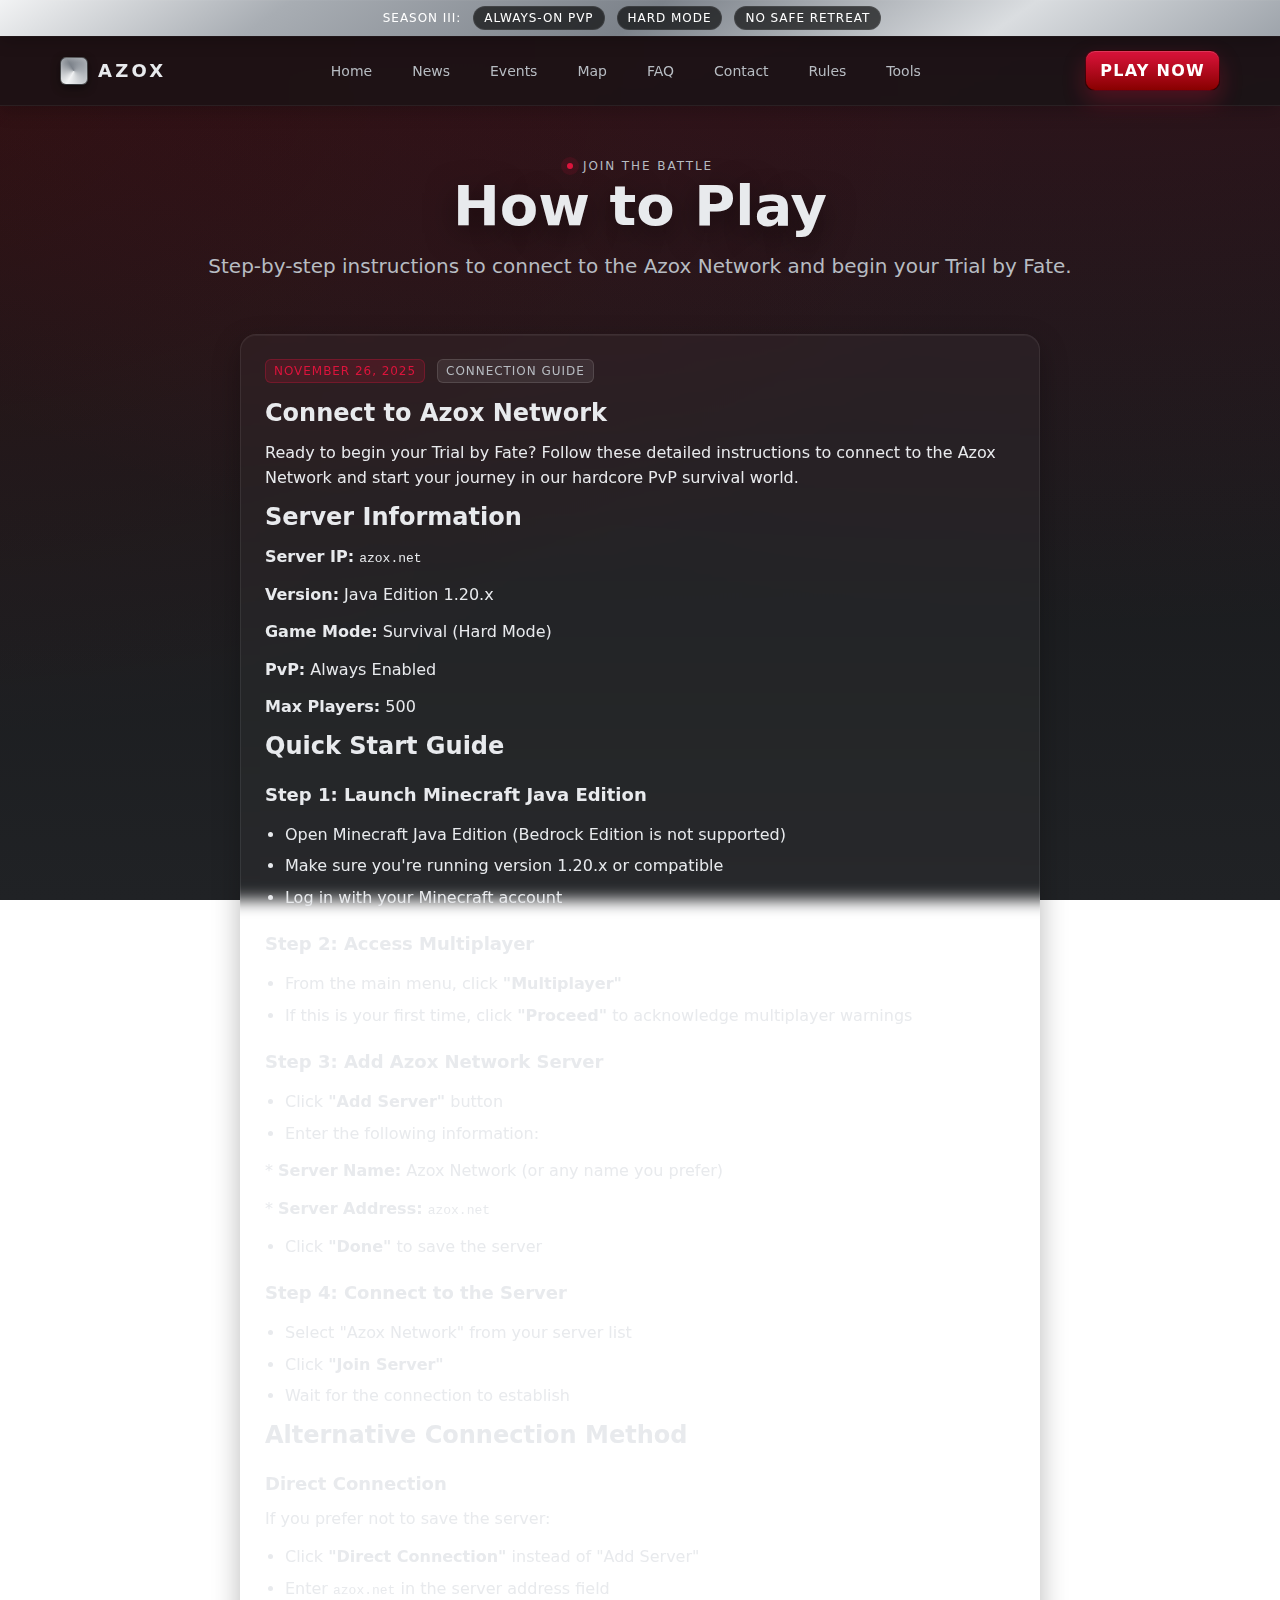
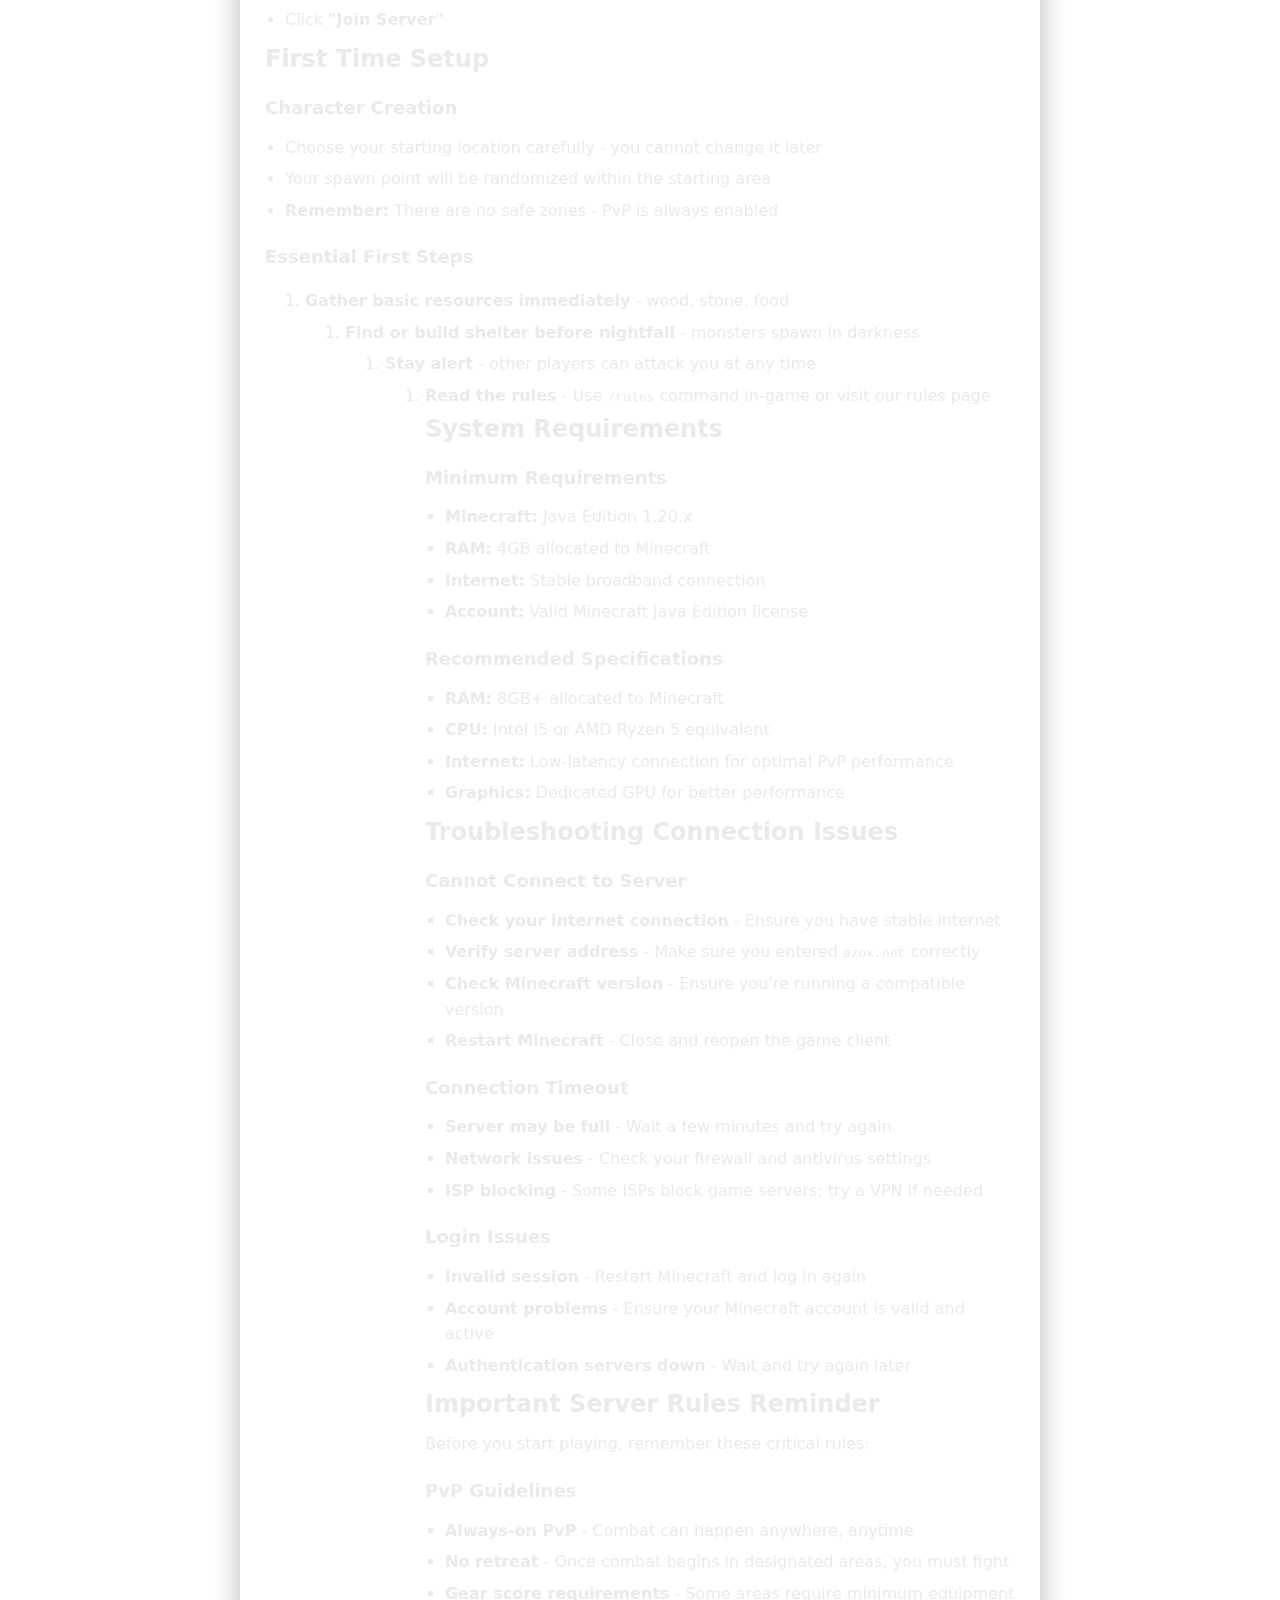
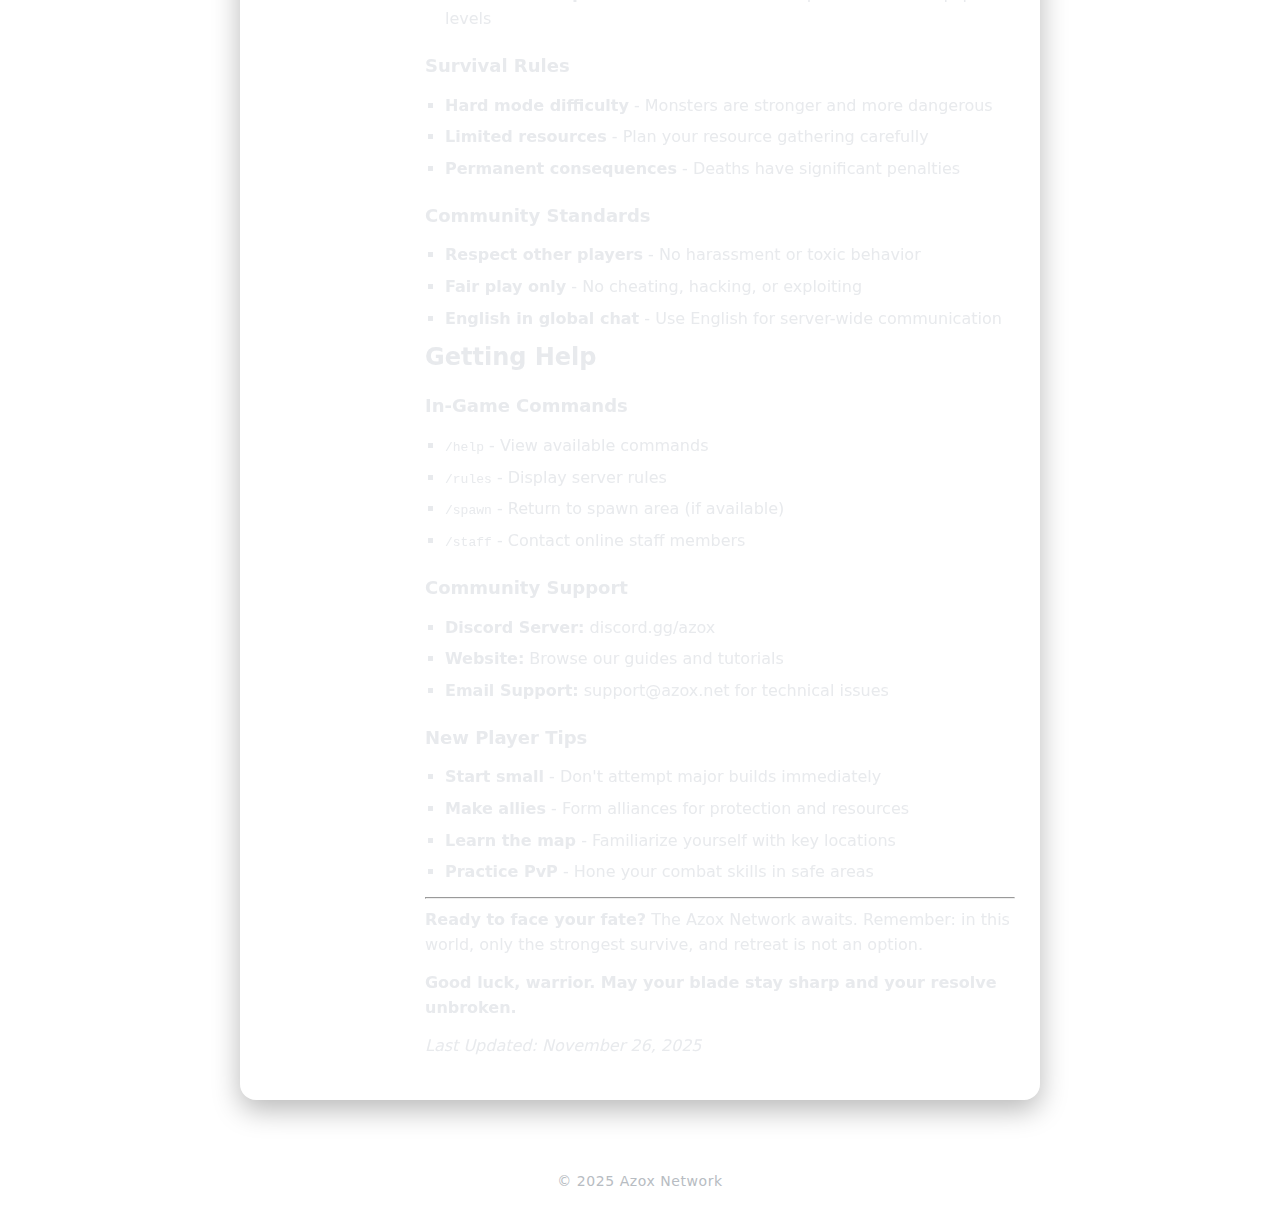
<file: play-now/index.html>
<!doctype html>
<html lang="en">
<head>
  <meta charset="utf-8" />
  <meta name="viewport" content="width=device-width,initial-scale=1" />
  <title>Play Now — Azox — Trial by Fate</title>
  <link rel="stylesheet" href="../style.css">
</head>
<body>
  <!-- Top bar -->
  <div class="topbar">
    <span>Season III:</span>
    <span class="pill">Always-on PvP</span>
    <span class="pill">Hard Mode</span>
    <span class="pill">No Safe Retreat</span>
  </div>

  <!-- Main nav -->
  <header class="nav">
    <div class="nav-inner">
      <div class="brand">
        <div class="crest" aria-hidden="true"></div>
        <div>AZOX</div>
      </div>
      <nav class="links" aria-label="Primary">
        <a href="../index.html">Home</a>
        <a href="../news/">News</a>
        <a href="../events/">Events</a>
        <a href="../map/">Map</a>
        <a href="#trials">FAQ</a>
        <a href="../contact/">Contact</a>
        <a href="../rules/">Rules</a>
        <a href="../tools/">Tools</a>
      </nav>
      <button class="hamburger" id="hamburger" aria-label="Toggle navigation menu">
        <span></span>
        <span></span>
        <span></span>
      </button>
      <a href="#" class="cta">Play Now</a>
    </div>
    <!-- Mobile menu -->
    <nav class="mobile-menu" id="mobileMenu" aria-label="Mobile navigation">
      <a href="../index.html">Home</a>
      <a href="../news/">News</a>
      <a href="../events/">Events</a>
      <a href="../map/">Map</a>
      <a href="#trials">FAQ</a>
      <a href="../contact/">Contact</a>
      <a href="../rules/">Rules</a>
      <a href="../tools/">Tools</a>
    </nav>
  </header>

  <!-- Play Now Section -->
  <main class="news-container">
    <div class="news-header">
      <div class="eyebrow"><span class="dot"></span>Join the Battle</div>
      <h1 class="news-title">How to Play</h1>
      <p class="news-subtitle">Step-by-step instructions to connect to the Azox Network and begin your Trial by Fate.</p>
    </div>

    <div class="news-grid" id="playNowGrid">
      <div class="loading">Loading connection guide...</div>
    </div>
  </main>

  <!-- Footer -->
  <footer class="footer">
    <div class="footer-inner">
      <p>&copy; 2025 Azox Network</p>
    </div>
  </footer>

  <script>
    // Play Now data (embedded to avoid CORS issues with local files)
    const playNowData = [
      {
        filename: 'play-now.md',
        date: 'November 26, 2025',
        title: 'Connect to Azox Network',
        category: 'Connection Guide',
        content: `Ready to begin your Trial by Fate? Follow these detailed instructions to connect to the Azox Network and start your journey in our hardcore PvP survival world.

## Server Information

**Server IP:** \`azox.net\`
**Version:** Java Edition 1.20.x
**Game Mode:** Survival (Hard Mode)
**PvP:** Always Enabled
**Max Players:** 500

## Quick Start Guide

### Step 1: Launch Minecraft Java Edition
* Open Minecraft Java Edition (Bedrock Edition is not supported)
* Make sure you're running version 1.20.x or compatible
* Log in with your Minecraft account

### Step 2: Access Multiplayer
* From the main menu, click **"Multiplayer"**
* If this is your first time, click **"Proceed"** to acknowledge multiplayer warnings

### Step 3: Add Azox Network Server
* Click **"Add Server"** button
* Enter the following information:
  * **Server Name:** Azox Network (or any name you prefer)
  * **Server Address:** \`azox.net\`
* Click **"Done"** to save the server

### Step 4: Connect to the Server
* Select "Azox Network" from your server list
* Click **"Join Server"**
* Wait for the connection to establish

## Alternative Connection Method

### Direct Connection
If you prefer not to save the server:
* Click **"Direct Connection"** instead of "Add Server"
* Enter \`azox.net\` in the server address field
* Click **"Join Server"**

## First Time Setup

### Character Creation
* Choose your starting location carefully - you cannot change it later
* Your spawn point will be randomized within the starting area
* **Remember:** There are no safe zones - PvP is always enabled

### Essential First Steps
1. **Gather basic resources immediately** - wood, stone, food
2. **Find or build shelter before nightfall** - monsters spawn in darkness
3. **Stay alert** - other players can attack you at any time
4. **Read the rules** - Use \`/rules\` command in-game or visit our rules page

## System Requirements

### Minimum Requirements
* **Minecraft:** Java Edition 1.20.x
* **RAM:** 4GB allocated to Minecraft
* **Internet:** Stable broadband connection
* **Account:** Valid Minecraft Java Edition license

### Recommended Specifications
* **RAM:** 8GB+ allocated to Minecraft
* **CPU:** Intel i5 or AMD Ryzen 5 equivalent
* **Internet:** Low-latency connection for optimal PvP performance
* **Graphics:** Dedicated GPU for better performance

## Troubleshooting Connection Issues

### Cannot Connect to Server
* **Check your internet connection** - Ensure you have stable internet
* **Verify server address** - Make sure you entered \`azox.net\` correctly
* **Check Minecraft version** - Ensure you're running a compatible version
* **Restart Minecraft** - Close and reopen the game client

### Connection Timeout
* **Server may be full** - Wait a few minutes and try again
* **Network issues** - Check your firewall and antivirus settings
* **ISP blocking** - Some ISPs block game servers; try a VPN if needed

### Login Issues
* **Invalid session** - Restart Minecraft and log in again
* **Account problems** - Ensure your Minecraft account is valid and active
* **Authentication servers down** - Wait and try again later

## Important Server Rules Reminder

Before you start playing, remember these critical rules:

### PvP Guidelines
* **Always-on PvP** - Combat can happen anywhere, anytime
* **No retreat** - Once combat begins in designated areas, you must fight
* **Gear score requirements** - Some areas require minimum equipment levels

### Survival Rules
* **Hard mode difficulty** - Monsters are stronger and more dangerous
* **Limited resources** - Plan your resource gathering carefully
* **Permanent consequences** - Deaths have significant penalties

### Community Standards
* **Respect other players** - No harassment or toxic behavior
* **Fair play only** - No cheating, hacking, or exploiting
* **English in global chat** - Use English for server-wide communication

## Getting Help

### In-Game Commands
* \`/help\` - View available commands
* \`/rules\` - Display server rules
* \`/spawn\` - Return to spawn area (if available)
* \`/staff\` - Contact online staff members

### Community Support
* **Discord Server:** [discord.gg/azox](https://discord.gg/azox)
* **Website:** Browse our guides and tutorials
* **Email Support:** support@azox.net for technical issues

### New Player Tips
* **Start small** - Don't attempt major builds immediately
* **Make allies** - Form alliances for protection and resources
* **Learn the map** - Familiarize yourself with key locations
* **Practice PvP** - Hone your combat skills in safe areas

---

**Ready to face your fate?** The Azox Network awaits. Remember: in this world, only the strongest survive, and retreat is not an option.

**Good luck, warrior. May your blade stay sharp and your resolve unbroken.**

*Last Updated: November 26, 2025*`
      }
    ];

    // Simple markdown parser for basic formatting
    function parseMarkdown(text) {
      // Split into lines for better processing
      const lines = text.split('\n');
      const result = [];
      let inList = false;
      
      for (let i = 0; i < lines.length; i++) {
        let line = lines[i];
        
        // Skip empty lines
        if (line.trim() === '') {
          if (inList) {
            result.push('</ul>');
            inList = false;
          }
          result.push('');
          continue;
        }
        
        // Headers
        if (line.startsWith('### ')) {
          if (inList) { result.push('</ul>'); inList = false; }
          result.push(`<h3>${line.substring(4)}</h3>`);
        } else if (line.startsWith('## ')) {
          if (inList) { result.push('</ul>'); inList = false; }
          result.push(`<h2>${line.substring(3)}</h2>`);
        } else if (line.startsWith('# ')) {
          if (inList) { result.push('</ul>'); inList = false; }
          result.push(`<h1>${line.substring(2)}</h1>`);
        }
        // Horizontal rule
        else if (line.trim() === '---') {
          if (inList) { result.push('</ul>'); inList = false; }
          result.push('<hr>');
        }
        // List items
        else if (line.startsWith('* ')) {
          if (!inList) {
            result.push('<ul>');
            inList = true;
          }
          result.push(`<li>${line.substring(2)}</li>`);
        }
        // Numbered list items
        else if (/^\d+\.\s/.test(line)) {
          if (inList) { result.push('</ul>'); inList = false; }
          if (!result[result.length - 1]?.startsWith('<ol>')) {
            result.push('<ol>');
          }
          result.push(`<li>${line.replace(/^\d+\.\s/, '')}</li>`);
        }
        // Regular paragraphs
        else {
          if (inList) { result.push('</ul>'); inList = false; }
          if (result[result.length - 1]?.startsWith('<ol>')) {
            result.push('</ol>');
          }
          result.push(`<p>${line}</p>`);
        }
      }
      
      // Close any open list
      if (inList) {
        result.push('</ul>');
      }
      if (result[result.length - 1]?.startsWith('<ol>')) {
        result.push('</ol>');
      }
      
      return result.join('\n')
        // Apply inline formatting
        .replace(/\*\*(.*?)\*\*/g, '<strong>$1</strong>')
        .replace(/\*(.*?)\*/g, '<em>$1</em>')
        .replace(/`([^`]+)`/g, '<code>$1</code>')
        // Convert markdown links to HTML
        .replace(/\[([^\]]+)\]\(([^)]+)\)/g, '<a href="$2" target="_blank" rel="noopener">$1</a>')
        // Clean up empty paragraphs
        .replace(/<p><\/p>/g, '')
        .replace(/<p>\s*<\/p>/g, '');
    }

    // Load and display play now guide
    function loadPlayNow() {
      const playNowGrid = document.getElementById('playNowGrid');
      playNowGrid.innerHTML = '';

      playNowData.forEach(guide => {
        const htmlContent = parseMarkdown(guide.content);

        const guideElement = document.createElement('article');
        guideElement.className = 'news-article';
        guideElement.innerHTML = `
          <div class="news-meta">
            <span class="news-date">${guide.date}</span>
            <span class="news-category">${guide.category}</span>
          </div>
          <h2>${guide.title}</h2>
          <div class="news-content">${htmlContent}</div>
        `;

        playNowGrid.appendChild(guideElement);
      });
    }

    // Load play now guide when page loads
    document.addEventListener('DOMContentLoaded', loadPlayNow);

    // Hamburger menu
    (function(){
      const hamburger = document.getElementById('hamburger');
      const mobileMenu = document.getElementById('mobileMenu');
      if(!hamburger || !mobileMenu) return;
      
      hamburger.addEventListener('click', () => {
        hamburger.classList.toggle('active');
        mobileMenu.classList.toggle('active');
      });

      // Close menu when clicking on a link
      mobileMenu.addEventListener('click', (e) => {
        if(e.target.tagName === 'A') {
          hamburger.classList.remove('active');
          mobileMenu.classList.remove('active');
        }
      });

      // Close menu when clicking outside
      document.addEventListener('click', (e) => {
        if(!hamburger.contains(e.target) && !mobileMenu.contains(e.target)) {
          hamburger.classList.remove('active');
          mobileMenu.classList.remove('active');
        }
      });
    })();
  </script>
</body>
</html>
</file>
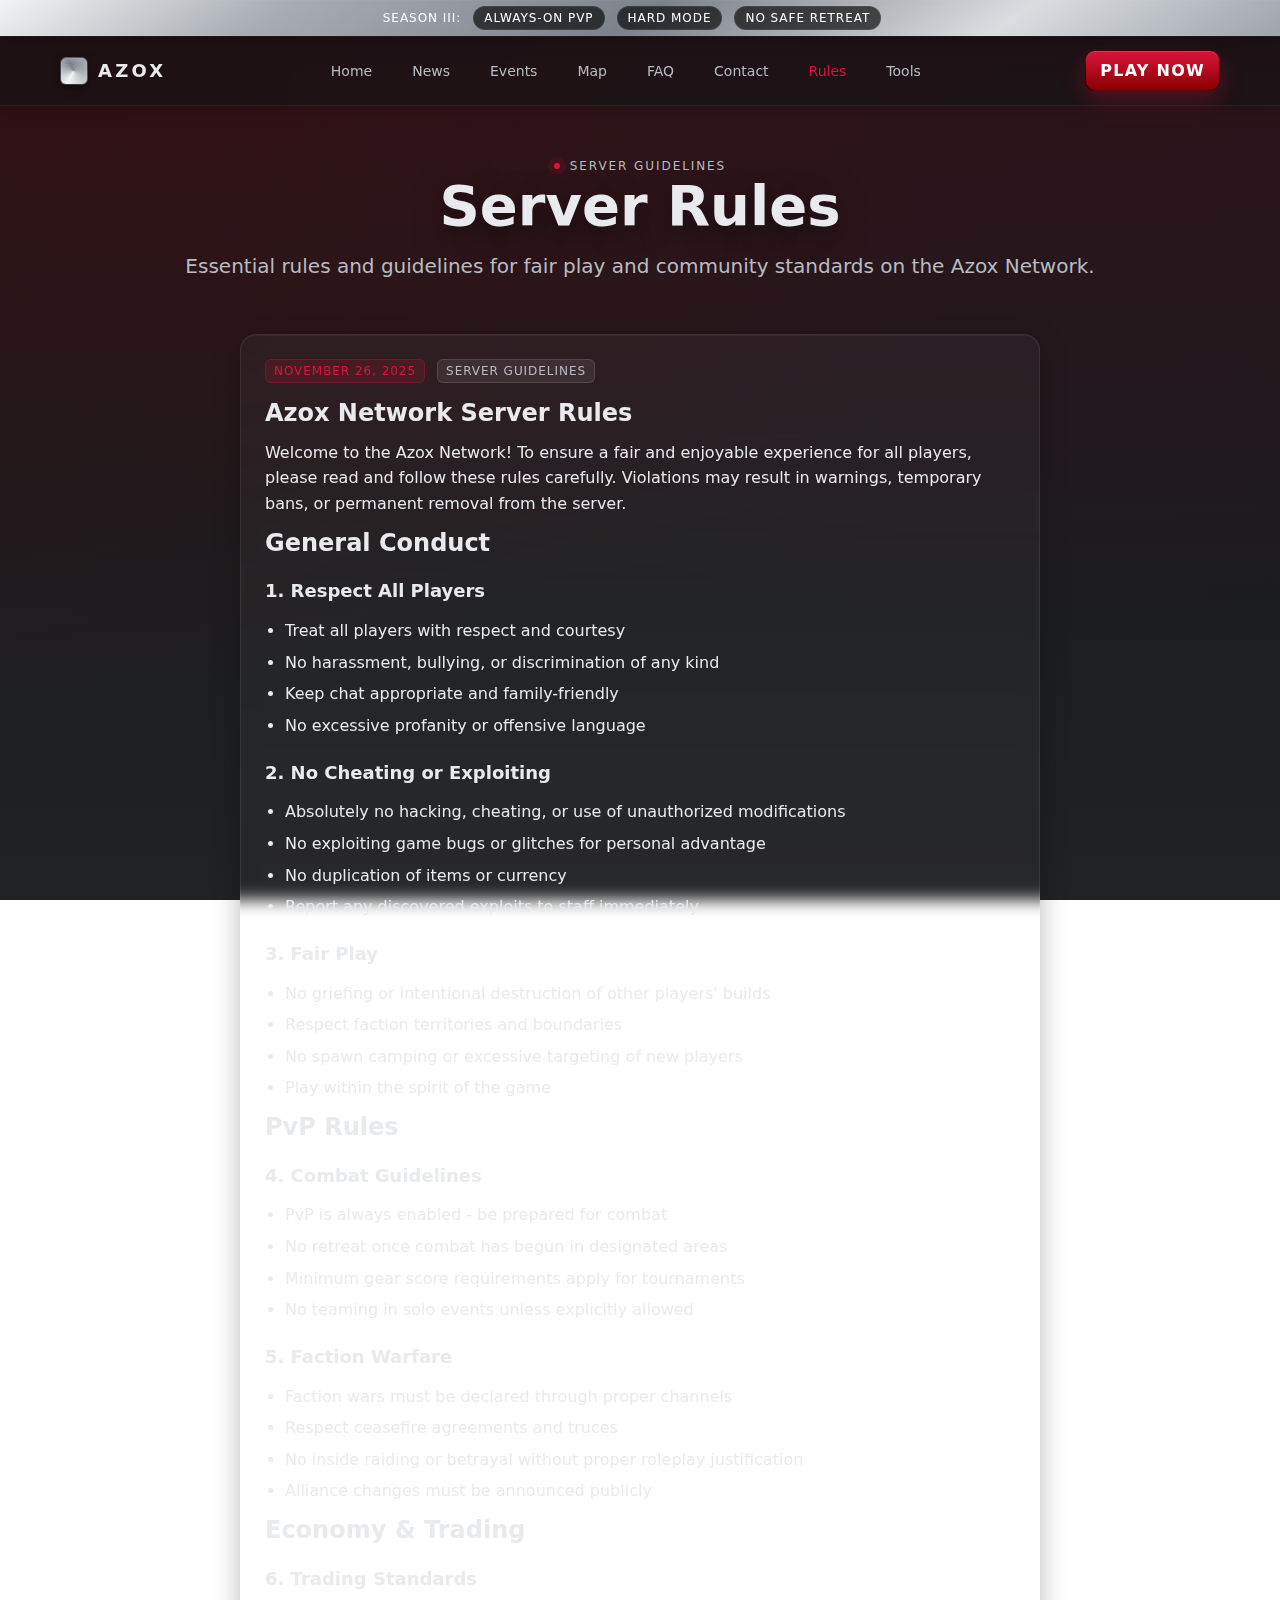
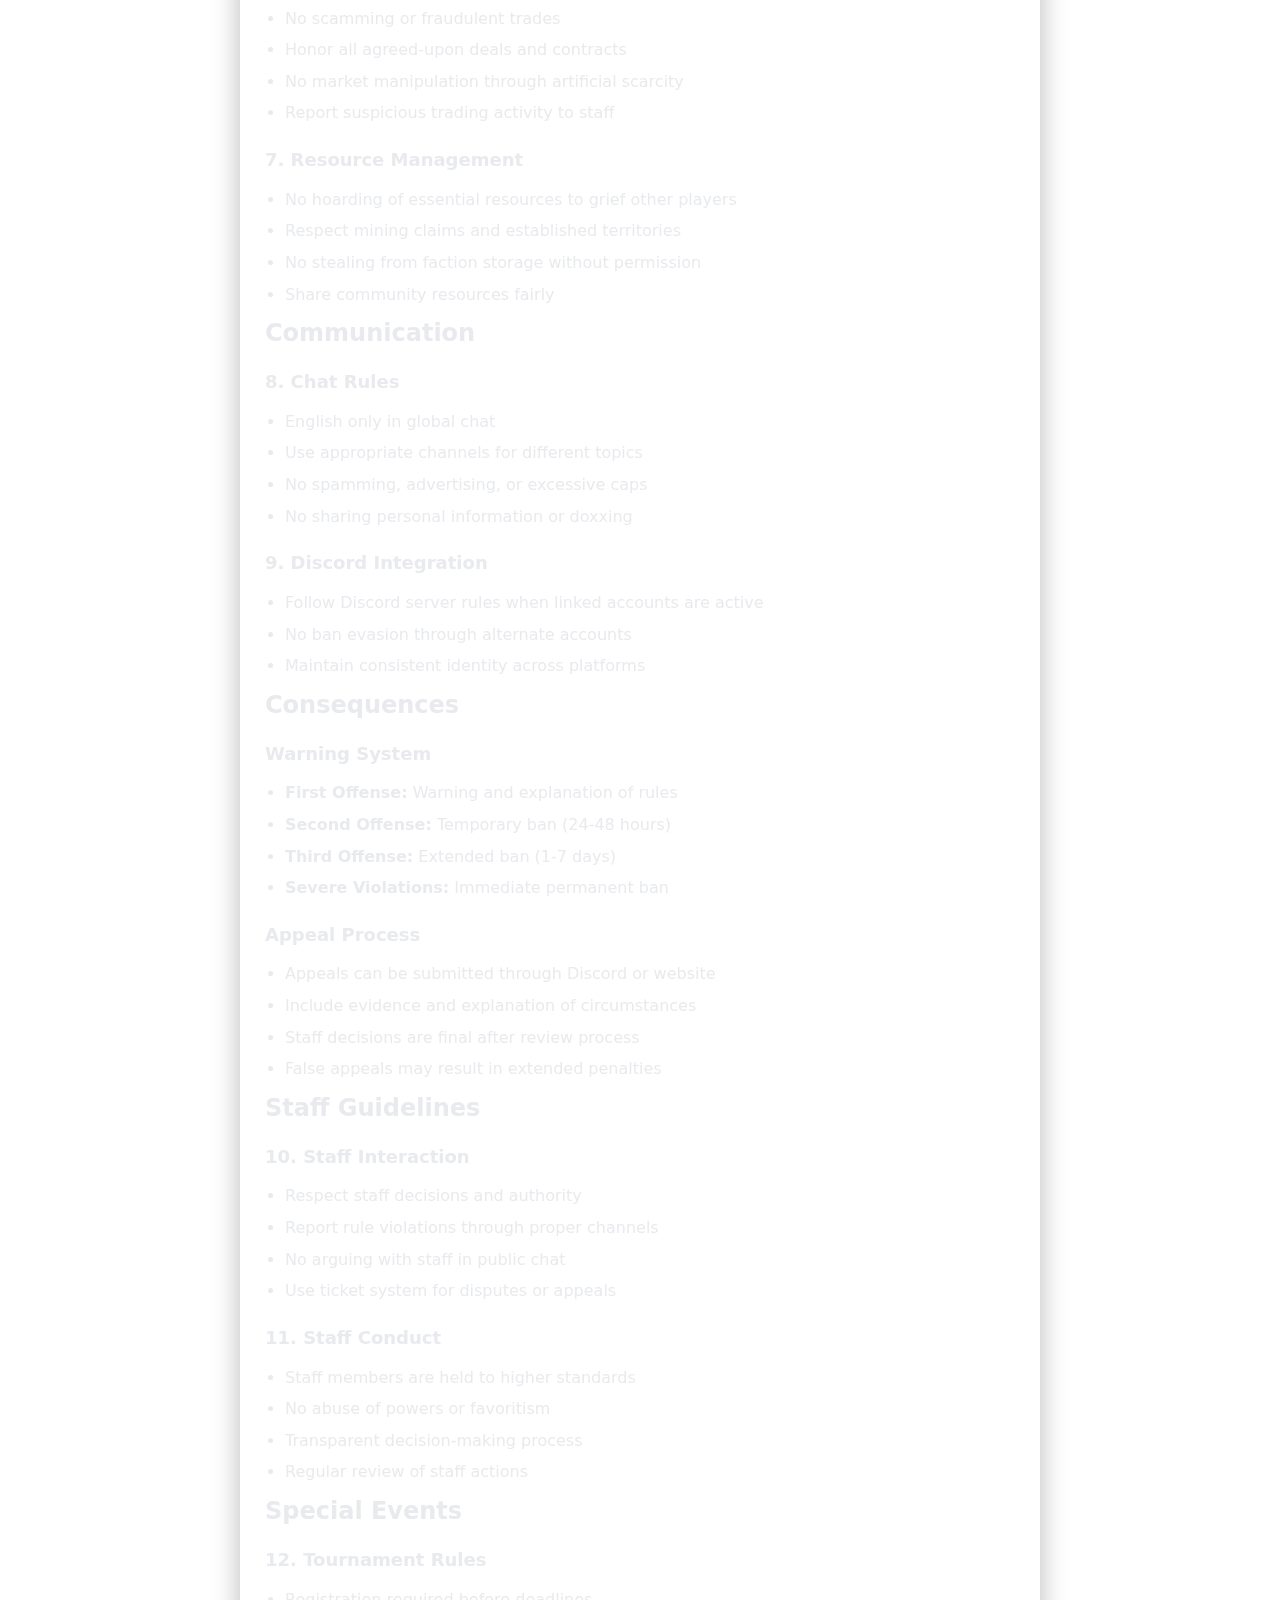
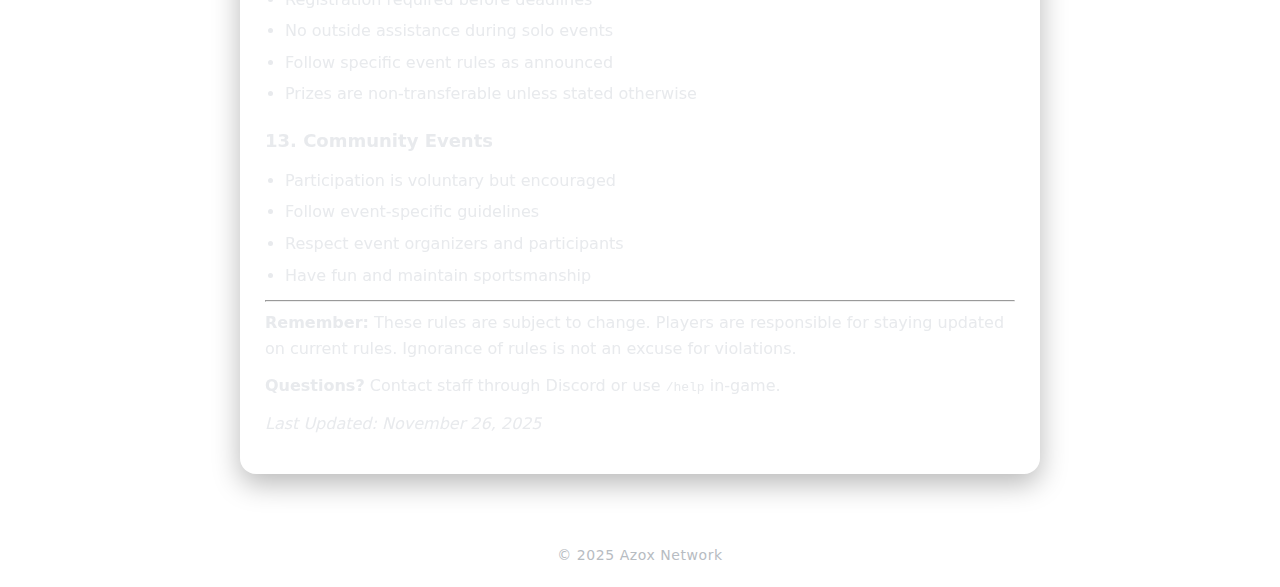
<file: rules/index.html>
<!doctype html>
<html lang="en">
<head>
  <meta charset="utf-8" />
  <meta name="viewport" content="width=device-width,initial-scale=1" />
  <title>Rules — Azox — Trial by Fate</title>
  <link rel="stylesheet" href="../style.css">
</head>
<body>
  <!-- Top bar -->
  <div class="topbar">
    <span>Season III:</span>
    <span class="pill">Always-on PvP</span>
    <span class="pill">Hard Mode</span>
    <span class="pill">No Safe Retreat</span>
  </div>

  <!-- Main nav -->
  <header class="nav">
    <div class="nav-inner">
      <div class="brand">
        <div class="crest" aria-hidden="true"></div>
        <div>AZOX</div>
      </div>
      <nav class="links" aria-label="Primary">
        <a href="../index.html">Home</a>
        <a href="../news/">News</a>
        <a href="../events/">Events</a>
        <a href="../map/">Map</a>
        <a href="#trials">FAQ</a>
        <a href="../contact/">Contact</a>
        <a href="#" style="color: var(--crimson);">Rules</a>
        <a href="../tools/">Tools</a>
      </nav>
      <button class="hamburger" id="hamburger" aria-label="Toggle navigation menu">
        <span></span>
        <span></span>
        <span></span>
      </button>
      <a href="../play-now/index.html" class="cta">Play Now</a>
    </div>
    <!-- Mobile menu -->
    <nav class="mobile-menu" id="mobileMenu" aria-label="Mobile navigation">
      <a href="../index.html">Home</a>
      <a href="../news/">News</a>
      <a href="../events/">Events</a>
      <a href="../map/">Map</a>
      <a href="#trials">FAQ</a>
      <a href="../contact/">Contact</a>
      <a href="#" style="color: var(--crimson);">Rules</a>
      <a href="../tools/">Tools</a>
    </nav>
  </header>

  <!-- Rules Section -->
  <main class="news-container">
    <div class="news-header">
      <div class="eyebrow"><span class="dot"></span>Server Guidelines</div>
      <h1 class="news-title">Server Rules</h1>
      <p class="news-subtitle">Essential rules and guidelines for fair play and community standards on the Azox Network.</p>
    </div>

    <div class="news-grid" id="rulesGrid">
      <div class="loading">Loading server rules...</div>
    </div>
  </main>

  <!-- Footer -->
  <footer class="footer">
    <div class="footer-inner">
      <p>&copy; 2025 Azox Network</p>
    </div>
  </footer>

  <script>
    // Rules data (embedded to avoid CORS issues with local files)
    const rulesData = [
      {
        filename: 'rules.md',
        date: 'November 26, 2025',
        title: 'Azox Network Server Rules',
        category: 'Server Guidelines',
        content: `Welcome to the Azox Network! To ensure a fair and enjoyable experience for all players, please read and follow these rules carefully. Violations may result in warnings, temporary bans, or permanent removal from the server.

## General Conduct

### 1. Respect All Players
* Treat all players with respect and courtesy
* No harassment, bullying, or discrimination of any kind
* Keep chat appropriate and family-friendly
* No excessive profanity or offensive language

### 2. No Cheating or Exploiting
* Absolutely no hacking, cheating, or use of unauthorized modifications
* No exploiting game bugs or glitches for personal advantage
* No duplication of items or currency
* Report any discovered exploits to staff immediately

### 3. Fair Play
* No griefing or intentional destruction of other players' builds
* Respect faction territories and boundaries
* No spawn camping or excessive targeting of new players
* Play within the spirit of the game

## PvP Rules

### 4. Combat Guidelines
* PvP is always enabled - be prepared for combat
* No retreat once combat has begun in designated areas
* Minimum gear score requirements apply for tournaments
* No teaming in solo events unless explicitly allowed

### 5. Faction Warfare
* Faction wars must be declared through proper channels
* Respect ceasefire agreements and truces
* No inside raiding or betrayal without proper roleplay justification
* Alliance changes must be announced publicly

## Economy & Trading

### 6. Trading Standards
* No scamming or fraudulent trades
* Honor all agreed-upon deals and contracts
* No market manipulation through artificial scarcity
* Report suspicious trading activity to staff

### 7. Resource Management
* No hoarding of essential resources to grief other players
* Respect mining claims and established territories
* No stealing from faction storage without permission
* Share community resources fairly

## Communication

### 8. Chat Rules
* English only in global chat
* Use appropriate channels for different topics
* No spamming, advertising, or excessive caps
* No sharing personal information or doxxing

### 9. Discord Integration
* Follow Discord server rules when linked accounts are active
* No ban evasion through alternate accounts
* Maintain consistent identity across platforms

## Consequences

### Warning System
* **First Offense:** Warning and explanation of rules
* **Second Offense:** Temporary ban (24-48 hours)
* **Third Offense:** Extended ban (1-7 days)
* **Severe Violations:** Immediate permanent ban

### Appeal Process
* Appeals can be submitted through Discord or website
* Include evidence and explanation of circumstances
* Staff decisions are final after review process
* False appeals may result in extended penalties

## Staff Guidelines

### 10. Staff Interaction
* Respect staff decisions and authority
* Report rule violations through proper channels
* No arguing with staff in public chat
* Use ticket system for disputes or appeals

### 11. Staff Conduct
* Staff members are held to higher standards
* No abuse of powers or favoritism
* Transparent decision-making process
* Regular review of staff actions

## Special Events

### 12. Tournament Rules
* Registration required before deadlines
* No outside assistance during solo events
* Follow specific event rules as announced
* Prizes are non-transferable unless stated otherwise

### 13. Community Events
* Participation is voluntary but encouraged
* Follow event-specific guidelines
* Respect event organizers and participants
* Have fun and maintain sportsmanship

---

**Remember:** These rules are subject to change. Players are responsible for staying updated on current rules. Ignorance of rules is not an excuse for violations.

**Questions?** Contact staff through Discord or use \`/help\` in-game.

*Last Updated: November 26, 2025*`
      }
    ];

    // Simple markdown parser for basic formatting
    function parseMarkdown(text) {
      // Split into lines for better processing
      const lines = text.split('\n');
      const result = [];
      let inList = false;
      
      for (let i = 0; i < lines.length; i++) {
        let line = lines[i];
        
        // Skip empty lines
        if (line.trim() === '') {
          if (inList) {
            result.push('</ul>');
            inList = false;
          }
          result.push('');
          continue;
        }
        
        // Headers
        if (line.startsWith('### ')) {
          if (inList) { result.push('</ul>'); inList = false; }
          result.push(`<h3>${line.substring(4)}</h3>`);
        } else if (line.startsWith('## ')) {
          if (inList) { result.push('</ul>'); inList = false; }
          result.push(`<h2>${line.substring(3)}</h2>`);
        } else if (line.startsWith('# ')) {
          if (inList) { result.push('</ul>'); inList = false; }
          result.push(`<h1>${line.substring(2)}</h1>`);
        }
        // Horizontal rule
        else if (line.trim() === '---') {
          if (inList) { result.push('</ul>'); inList = false; }
          result.push('<hr>');
        }
        // List items
        else if (line.startsWith('* ')) {
          if (!inList) {
            result.push('<ul>');
            inList = true;
          }
          result.push(`<li>${line.substring(2)}</li>`);
        }
        // Regular paragraphs
        else {
          if (inList) { result.push('</ul>'); inList = false; }
          result.push(`<p>${line}</p>`);
        }
      }
      
      // Close any open list
      if (inList) {
        result.push('</ul>');
      }
      
      return result.join('\n')
        // Apply inline formatting
        .replace(/\*\*(.*?)\*\*/g, '<strong>$1</strong>')
        .replace(/\*(.*?)\*/g, '<em>$1</em>')
        .replace(/`([^`]+)`/g, '<code>$1</code>')
        // Clean up empty paragraphs
        .replace(/<p><\/p>/g, '')
        .replace(/<p>\s*<\/p>/g, '');
    }

    // Load and display rules
    function loadRules() {
      const rulesGrid = document.getElementById('rulesGrid');
      rulesGrid.innerHTML = '';

      rulesData.forEach(rule => {
        const htmlContent = parseMarkdown(rule.content);

        const ruleElement = document.createElement('article');
        ruleElement.className = 'news-article';
        ruleElement.innerHTML = `
          <div class="news-meta">
            <span class="news-date">${rule.date}</span>
            <span class="news-category">${rule.category}</span>
          </div>
          <h2>${rule.title}</h2>
          <div class="news-content">${htmlContent}</div>
        `;

        rulesGrid.appendChild(ruleElement);
      });
    }

    // Load rules when page loads
    document.addEventListener('DOMContentLoaded', loadRules);

    // Hamburger menu
    (function(){
      const hamburger = document.getElementById('hamburger');
      const mobileMenu = document.getElementById('mobileMenu');
      if(!hamburger || !mobileMenu) return;
      
      hamburger.addEventListener('click', () => {
        hamburger.classList.toggle('active');
        mobileMenu.classList.toggle('active');
      });

      // Close menu when clicking on a link
      mobileMenu.addEventListener('click', (e) => {
        if(e.target.tagName === 'A') {
          hamburger.classList.remove('active');
          mobileMenu.classList.remove('active');
        }
      });

      // Close menu when clicking outside
      document.addEventListener('click', (e) => {
        if(!hamburger.contains(e.target) && !mobileMenu.contains(e.target)) {
          hamburger.classList.remove('active');
          mobileMenu.classList.remove('active');
        }
      });
    })();
  </script>
</body>
</html>
</file>
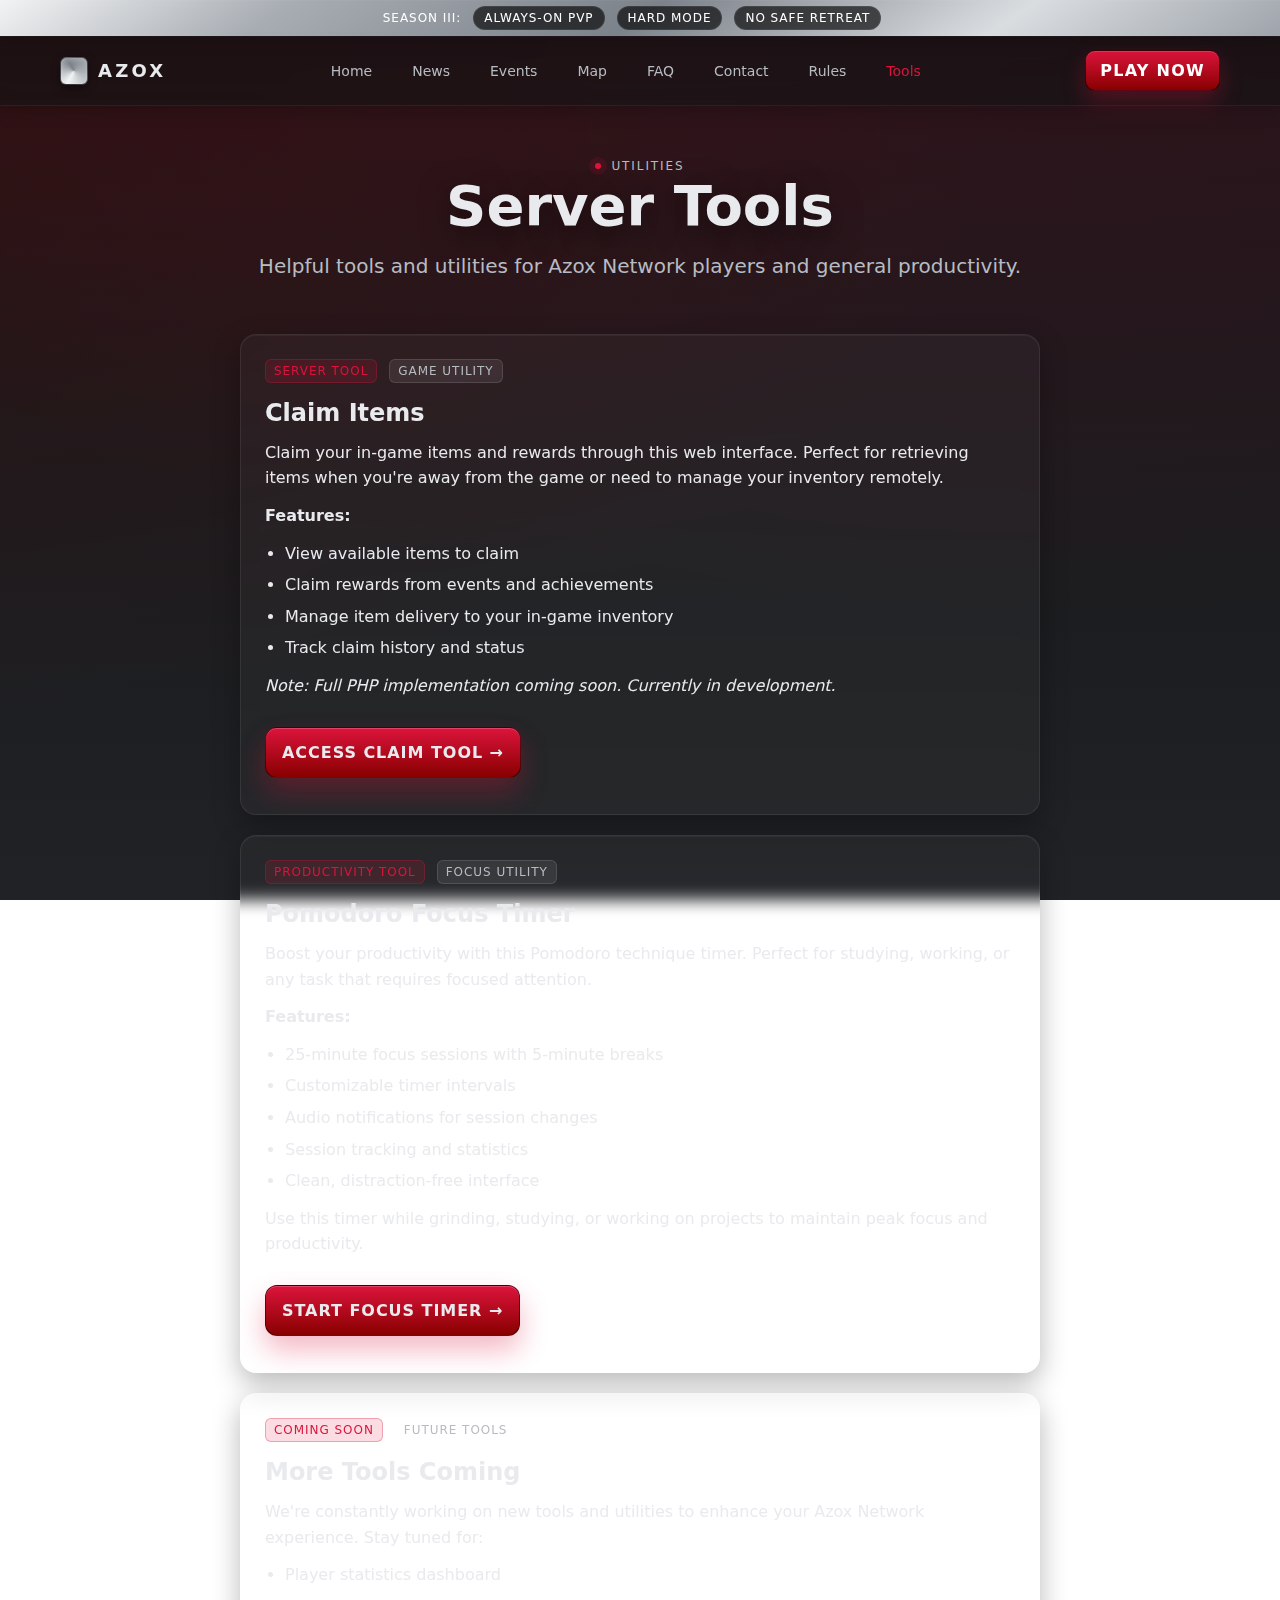
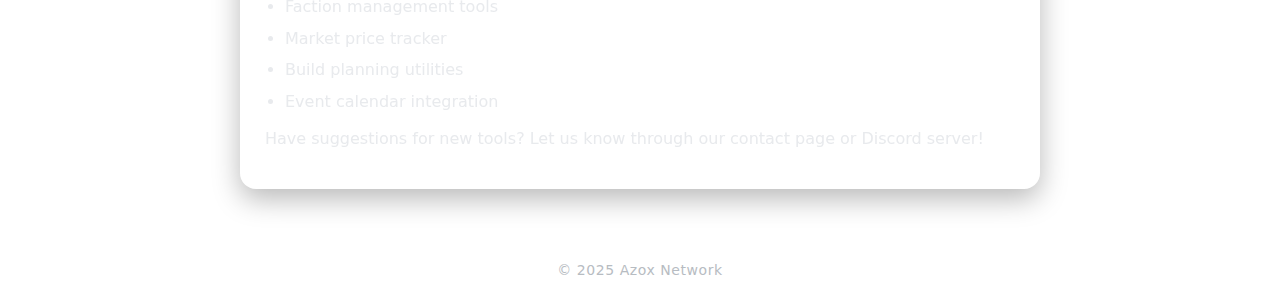
<file: tools/index.html>
<!doctype html>
<html lang="en">
<head>
  <meta charset="utf-8" />
  <meta name="viewport" content="width=device-width,initial-scale=1" />
  <title>Tools — Azox — Trial by Fate</title>
  <link rel="stylesheet" href="../style.css">
</head>
<body>
  <!-- Top bar -->
  <div class="topbar">
    <span>Season III:</span>
    <span class="pill">Always-on PvP</span>
    <span class="pill">Hard Mode</span>
    <span class="pill">No Safe Retreat</span>
  </div>

  <!-- Main nav -->
  <header class="nav">
    <div class="nav-inner">
      <div class="brand">
        <div class="crest" aria-hidden="true"></div>
        <div>AZOX</div>
      </div>
      <nav class="links" aria-label="Primary">
        <a href="../index.html">Home</a>
        <a href="../news/">News</a>
        <a href="../events/">Events</a>
        <a href="../map/">Map</a>
        <a href="#trials">FAQ</a>
        <a href="../contact/">Contact</a>
        <a href="../rules/">Rules</a>
        <a href="#" style="color: var(--crimson);">Tools</a>
      </nav>
      <button class="hamburger" id="hamburger" aria-label="Toggle navigation menu">
        <span></span>
        <span></span>
        <span></span>
      </button>
      <a href="../play-now/index.html" class="cta">Play Now</a>
    </div>
    <!-- Mobile menu -->
    <nav class="mobile-menu" id="mobileMenu" aria-label="Mobile navigation">
      <a href="../index.html">Home</a>
      <a href="../news/">News</a>
      <a href="../events/">Events</a>
      <a href="../map/">Map</a>
      <a href="#trials">FAQ</a>
      <a href="../contact/">Contact</a>
      <a href="../rules/">Rules</a>
      <a href="#" style="color: var(--crimson);">Tools</a>
    </nav>
  </header>

  <!-- Tools Section -->
  <main class="news-container">
    <div class="news-header">
      <div class="eyebrow"><span class="dot"></span>Utilities</div>
      <h1 class="news-title">Server Tools</h1>
      <p class="news-subtitle">Helpful tools and utilities for Azox Network players and general productivity.</p>
    </div>

    <div class="news-grid">
      <!-- Claim Items Tool -->
      <article class="news-article">
        <div class="news-meta">
          <span class="news-date">Server Tool</span>
          <span class="news-category">Game Utility</span>
        </div>
        <h2><a href="claim/" style="color: inherit; text-decoration: none;">Claim Items</a></h2>
        <div class="news-content">
          <p>Claim your in-game items and rewards through this web interface. Perfect for retrieving items when you're away from the game or need to manage your inventory remotely.</p>
          <p><strong>Features:</strong></p>
          <ul>
            <li>View available items to claim</li>
            <li>Claim rewards from events and achievements</li>
            <li>Manage item delivery to your in-game inventory</li>
            <li>Track claim history and status</li>
          </ul>
          <p><em>Note: Full PHP implementation coming soon. Currently in development.</em></p>
          <p><a href="claim/" class="btn primary" style="display: inline-block; margin-top: 1rem;">Access Claim Tool →</a></p>
        </div>
      </article>

      <!-- Pomodoro Timer Tool -->
      <article class="news-article">
        <div class="news-meta">
          <span class="news-date">Productivity Tool</span>
          <span class="news-category">Focus Utility</span>
        </div>
        <h2><a href="timer/" style="color: inherit; text-decoration: none;">Pomodoro Focus Timer</a></h2>
        <div class="news-content">
          <p>Boost your productivity with this Pomodoro technique timer. Perfect for studying, working, or any task that requires focused attention.</p>
          <p><strong>Features:</strong></p>
          <ul>
            <li>25-minute focus sessions with 5-minute breaks</li>
            <li>Customizable timer intervals</li>
            <li>Audio notifications for session changes</li>
            <li>Session tracking and statistics</li>
            <li>Clean, distraction-free interface</li>
          </ul>
          <p>Use this timer while grinding, studying, or working on projects to maintain peak focus and productivity.</p>
          <p><a href="timer/" class="btn primary" style="display: inline-block; margin-top: 1rem;">Start Focus Timer →</a></p>
        </div>
      </article>

      <!-- Coming Soon -->
      <article class="news-article">
        <div class="news-meta">
          <span class="news-date">Coming Soon</span>
          <span class="news-category">Future Tools</span>
        </div>
        <h2>More Tools Coming</h2>
        <div class="news-content">
          <p>We're constantly working on new tools and utilities to enhance your Azox Network experience. Stay tuned for:</p>
          <ul>
            <li>Player statistics dashboard</li>
            <li>Faction management tools</li>
            <li>Market price tracker</li>
            <li>Build planning utilities</li>
            <li>Event calendar integration</li>
          </ul>
          <p>Have suggestions for new tools? Let us know through our <a href="../contact/">contact page</a> or Discord server!</p>
        </div>
      </article>
    </div>
  </main>

  <!-- Footer -->
  <footer class="footer">
    <div class="footer-inner">
      <p>&copy; 2025 Azox Network</p>
    </div>
  </footer>

  <script>
    // Hamburger menu
    (function(){
      const hamburger = document.getElementById('hamburger');
      const mobileMenu = document.getElementById('mobileMenu');
      if(!hamburger || !mobileMenu) return;
      
      hamburger.addEventListener('click', () => {
        hamburger.classList.toggle('active');
        mobileMenu.classList.toggle('active');
      });

      // Close menu when clicking on a link
      mobileMenu.addEventListener('click', (e) => {
        if(e.target.tagName === 'A') {
          hamburger.classList.remove('active');
          mobileMenu.classList.remove('active');
        }
      });

      // Close menu when clicking outside
      document.addEventListener('click', (e) => {
        if(!hamburger.contains(e.target) && !mobileMenu.contains(e.target)) {
          hamburger.classList.remove('active');
          mobileMenu.classList.remove('active');
        }
      });
    })();
  </script>
</body>
</html>
</file>
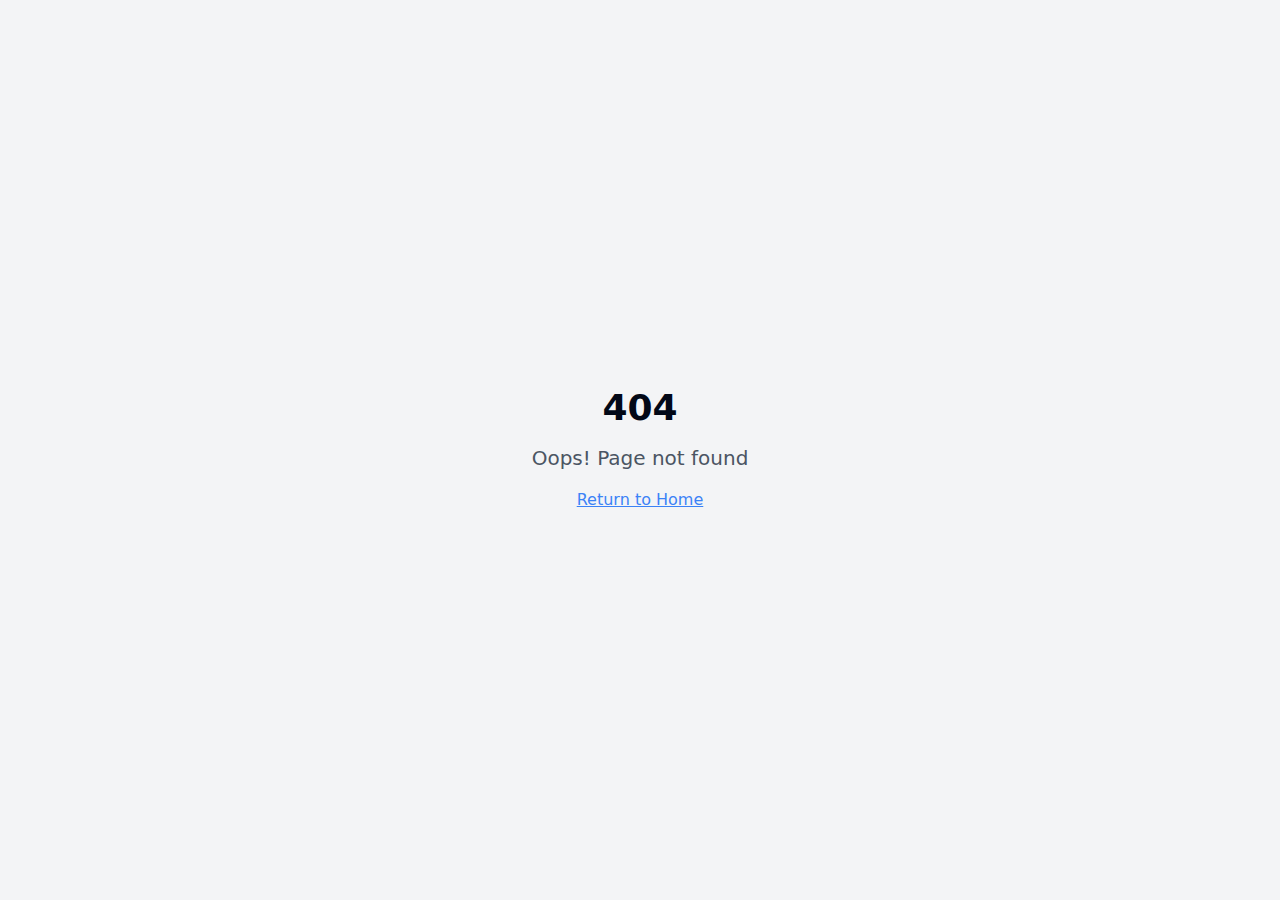
<file: trig-quiz/index.html>
<!doctype html>
<html lang="en">
  <head>
    <meta charset="UTF-8" />
    <meta name="viewport" content="width=device-width, initial-scale=1.0" />
    <title>dyad-generated-app</title>
    <script type="module" crossorigin src="/trig-quiz/assets/index-DYexnOo-.js"></script>
    <link rel="stylesheet" crossorigin href="/trig-quiz/assets/index-TN_h_ebw.css">
  </head>

  <body>
    <div id="root"></div>
  </body>
</html>
</file>
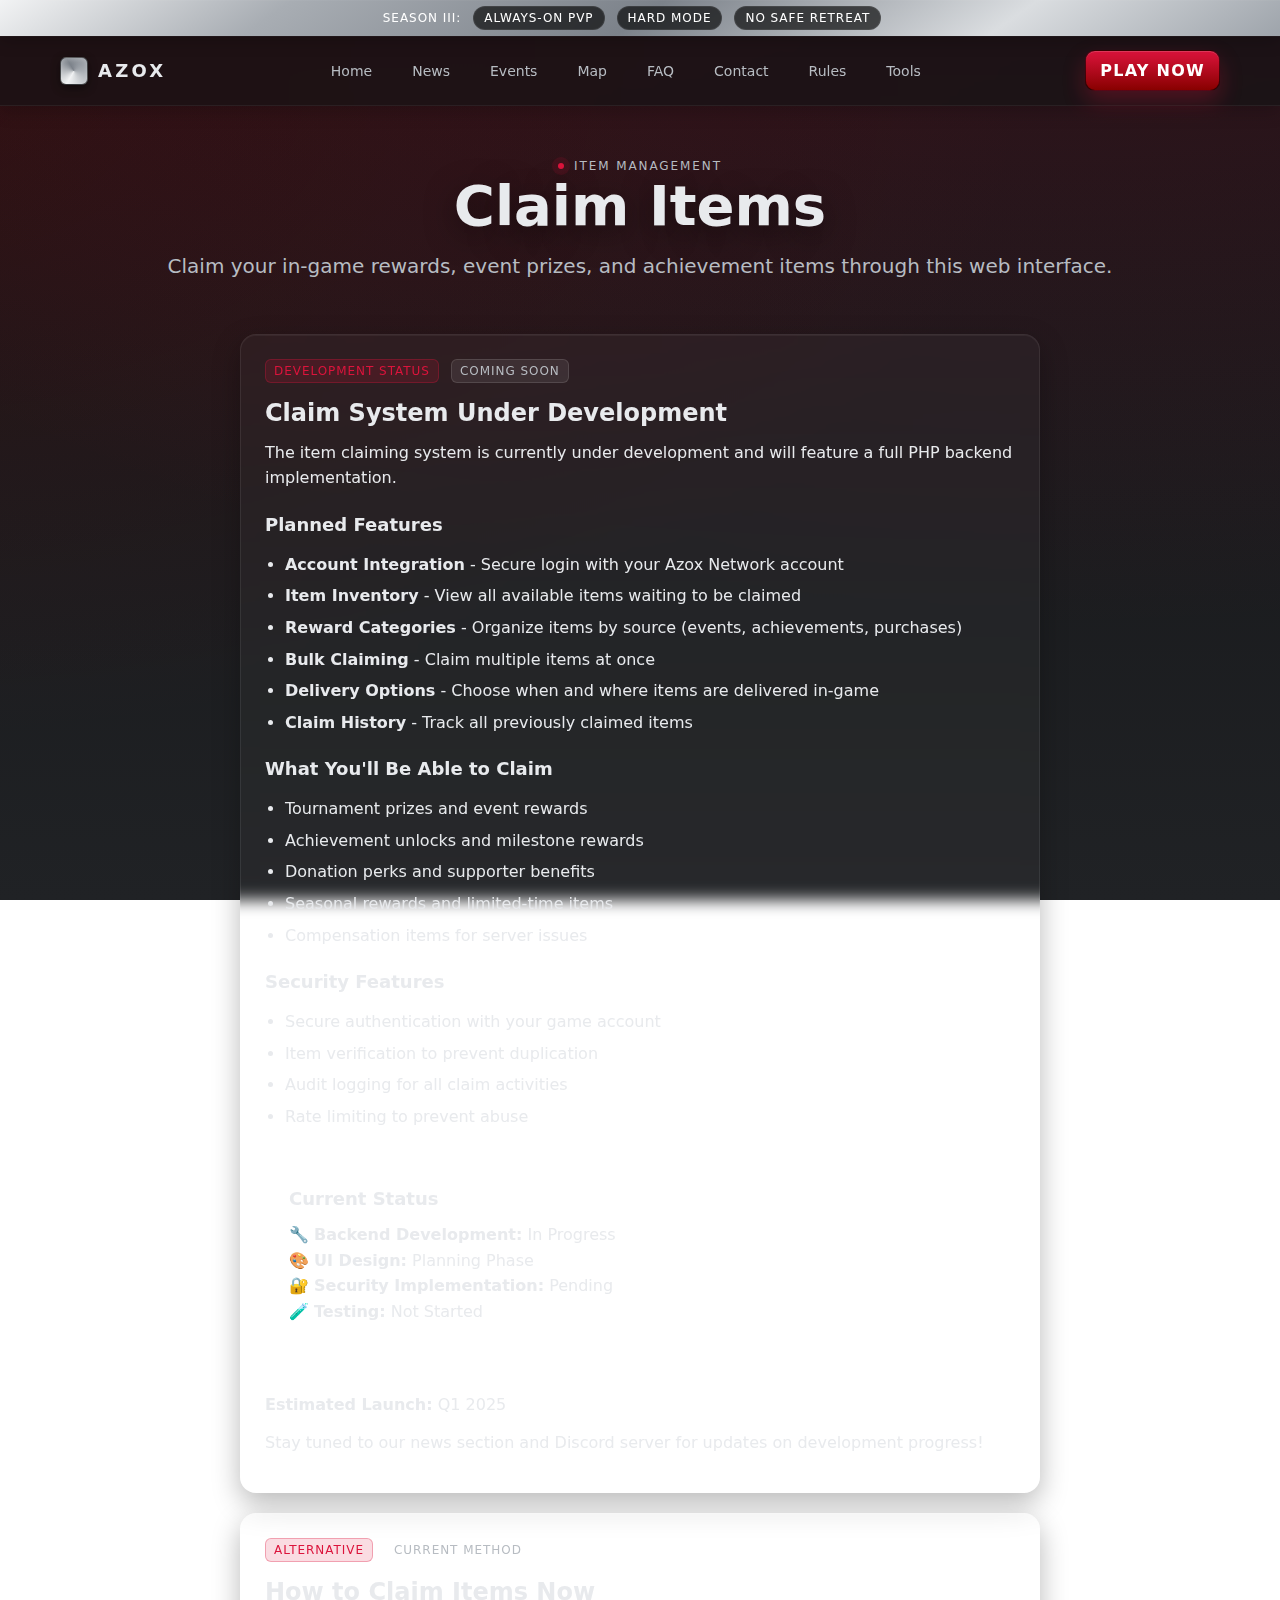
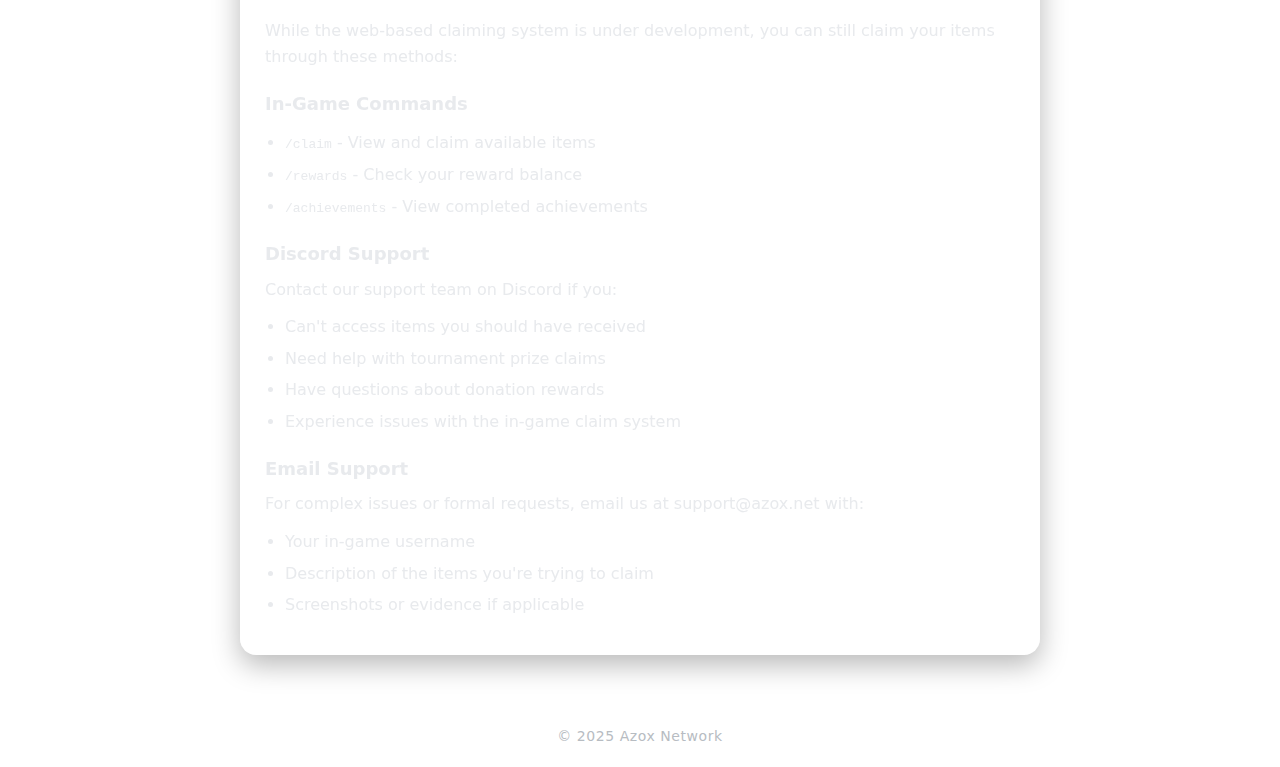
<file: tools/claim/index.html>
<!doctype html>
<html lang="en">
<head>
  <meta charset="utf-8" />
  <meta name="viewport" content="width=device-width,initial-scale=1" />
  <title>Claim Items — Azox — Trial by Fate</title>
  <link rel="stylesheet" href="../../style.css">
</head>
<body>
  <!-- Top bar -->
  <div class="topbar">
    <span>Season III:</span>
    <span class="pill">Always-on PvP</span>
    <span class="pill">Hard Mode</span>
    <span class="pill">No Safe Retreat</span>
  </div>

  <!-- Main nav -->
  <header class="nav">
    <div class="nav-inner">
      <div class="brand">
        <div class="crest" aria-hidden="true"></div>
        <div>AZOX</div>
      </div>
      <nav class="links" aria-label="Primary">
        <a href="../../index.php">Home</a>
        <a href="../../news/">News</a>
        <a href="../../events/">Events</a>
        <a href="../../map/">Map</a>
        <a href="#trials">FAQ</a>
        <a href="../../contact/">Contact</a>
        <a href="../../rules/">Rules</a>
        <a href="../">Tools</a>
      </nav>
      <button class="hamburger" id="hamburger" aria-label="Toggle navigation menu">
        <span></span>
        <span></span>
        <span></span>
      </button>
      <a href="../../play-now/index.php" class="cta">Play Now</a>
    </div>
    <!-- Mobile menu -->
    <nav class="mobile-menu" id="mobileMenu" aria-label="Mobile navigation">
      <a href="../../index.php">Home</a>
      <a href="../../news/">News</a>
      <a href="../../events/">Events</a>
      <a href="../../map/">Map</a>
      <a href="#trials">FAQ</a>
      <a href="../../contact/">Contact</a>
      <a href="../../rules/">Rules</a>
      <a href="../">Tools</a>
    </nav>
  </header>

  <!-- Claim Tool Section -->
  <main class="news-container">
    <div class="news-header">
      <div class="eyebrow"><span class="dot"></span>Item Management</div>
      <h1 class="news-title">Claim Items</h1>
      <p class="news-subtitle">Claim your in-game rewards, event prizes, and achievement items through this web interface.</p>
    </div>

    <div class="news-grid">
      <article class="news-article">
        <div class="news-meta">
          <span class="news-date">Development Status</span>
          <span class="news-category">Coming Soon</span>
        </div>
        <h2>Claim System Under Development</h2>
        <div class="news-content">
          <p>The item claiming system is currently under development and will feature a full PHP backend implementation.</p>
          
          <h3>Planned Features</h3>
          <ul>
            <li><strong>Account Integration</strong> - Secure login with your Azox Network account</li>
            <li><strong>Item Inventory</strong> - View all available items waiting to be claimed</li>
            <li><strong>Reward Categories</strong> - Organize items by source (events, achievements, purchases)</li>
            <li><strong>Bulk Claiming</strong> - Claim multiple items at once</li>
            <li><strong>Delivery Options</strong> - Choose when and where items are delivered in-game</li>
            <li><strong>Claim History</strong> - Track all previously claimed items</li>
          </ul>

          <h3>What You'll Be Able to Claim</h3>
          <ul>
            <li>Tournament prizes and event rewards</li>
            <li>Achievement unlocks and milestone rewards</li>
            <li>Donation perks and supporter benefits</li>
            <li>Seasonal rewards and limited-time items</li>
            <li>Compensation items for server issues</li>
          </ul>

          <h3>Security Features</h3>
          <ul>
            <li>Secure authentication with your game account</li>
            <li>Item verification to prevent duplication</li>
            <li>Audit logging for all claim activities</li>
            <li>Rate limiting to prevent abuse</li>
          </ul>

          <div style="background: rgba(255, 255, 255, 0.05); padding: 1.5rem; border-radius: 8px; margin: 2rem 0;">
            <h3 style="margin-top: 0;">Current Status</h3>
            <p>🔧 <strong>Backend Development:</strong> In Progress<br>
            🎨 <strong>UI Design:</strong> Planning Phase<br>
            🔐 <strong>Security Implementation:</strong> Pending<br>
            🧪 <strong>Testing:</strong> Not Started</p>
          </div>

          <p><strong>Estimated Launch:</strong> Q1 2025</p>
          <p>Stay tuned to our <a href="../../news/">news section</a> and <a href="../../contact/">Discord server</a> for updates on development progress!</p>
        </div>
      </article>

      <article class="news-article">
        <div class="news-meta">
          <span class="news-date">Alternative</span>
          <span class="news-category">Current Method</span>
        </div>
        <h2>How to Claim Items Now</h2>
        <div class="news-content">
          <p>While the web-based claiming system is under development, you can still claim your items through these methods:</p>

          <h3>In-Game Commands</h3>
          <ul>
            <li><code>/claim</code> - View and claim available items</li>
            <li><code>/rewards</code> - Check your reward balance</li>
            <li><code>/achievements</code> - View completed achievements</li>
          </ul>

          <h3>Discord Support</h3>
          <p>Contact our support team on <a href="https://discord.gg/azox" target="_blank">Discord</a> if you:</p>
          <ul>
            <li>Can't access items you should have received</li>
            <li>Need help with tournament prize claims</li>
            <li>Have questions about donation rewards</li>
            <li>Experience issues with the in-game claim system</li>
          </ul>

          <h3>Email Support</h3>
          <p>For complex issues or formal requests, email us at <a href="mailto:support@azox.net">support@azox.net</a> with:</p>
          <ul>
            <li>Your in-game username</li>
            <li>Description of the items you're trying to claim</li>
            <li>Screenshots or evidence if applicable</li>
          </ul>
        </div>
      </article>
    </div>
  </main>

  <!-- Footer -->
  <footer class="footer">
    <div class="footer-inner">
      <p>&copy; 2025 Azox Network</p>
    </div>
  </footer>

  <script>
    // Hamburger menu
    (function(){
      const hamburger = document.getElementById('hamburger');
      const mobileMenu = document.getElementById('mobileMenu');
      if(!hamburger || !mobileMenu) return;
      
      hamburger.addEventListener('click', () => {
        hamburger.classList.toggle('active');
        mobileMenu.classList.toggle('active');
      });

      // Close menu when clicking on a link
      mobileMenu.addEventListener('click', (e) => {
        if(e.target.tagName === 'A') {
          hamburger.classList.remove('active');
          mobileMenu.classList.remove('active');
        }
      });

      // Close menu when clicking outside
      document.addEventListener('click', (e) => {
        if(!hamburger.contains(e.target) && !mobileMenu.contains(e.target)) {
          hamburger.classList.remove('active');
          mobileMenu.classList.remove('active');
        }
      });
    })();
  </script>
</body>
</html>
</file>
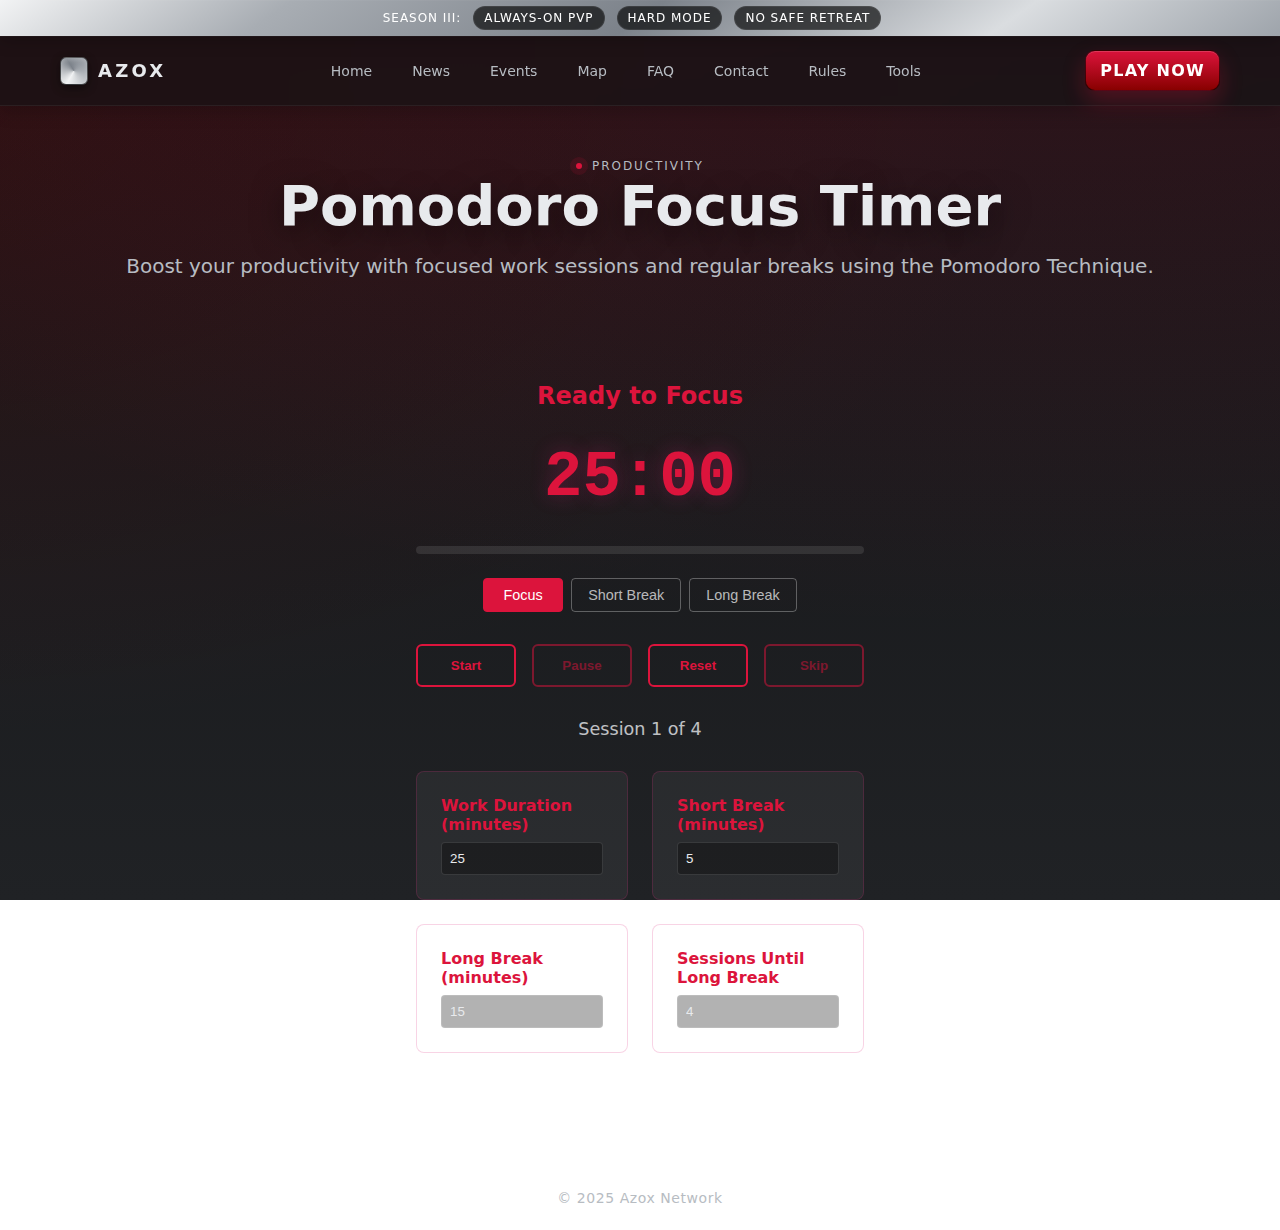
<file: tools/timer/index.html>
<!doctype html>
<html lang="en">
<head>
  <meta charset="utf-8" />
  <meta name="viewport" content="width=device-width,initial-scale=1" />
  <title>Focus Timer — Azox — Trial by Fate</title>
  <link rel="stylesheet" href="../../style.css">
</head>
<body>
  <!-- Top bar -->
  <div class="topbar">
    <span>Season III:</span>
    <span class="pill">Always-on PvP</span>
    <span class="pill">Hard Mode</span>
    <span class="pill">No Safe Retreat</span>
  </div>

  <!-- Main nav -->
  <header class="nav">
    <div class="nav-inner">
      <div class="brand">
        <div class="crest" aria-hidden="true"></div>
        <div>AZOX</div>
      </div>
      <nav class="links" aria-label="Primary">
        <a href="../../index.html">Home</a>
        <a href="../../news/">News</a>
        <a href="../../events/">Events</a>
        <a href="../../map/">Map</a>
        <a href="#trials">FAQ</a>
        <a href="../../contact/">Contact</a>
        <a href="../../rules/">Rules</a>
        <a href="../">Tools</a>
      </nav>
      <button class="hamburger" id="hamburger" aria-label="Toggle navigation menu">
        <span></span>
        <span></span>
        <span></span>
      </button>
      <a href="../../play-now/index.html" class="cta">Play Now</a>
    </div>
    <!-- Mobile menu -->
    <nav class="mobile-menu" id="mobileMenu" aria-label="Mobile navigation">
      <a href="../../index.html">Home</a>
      <a href="../../news/">News</a>
      <a href="../../events/">Events</a>
      <a href="../../map/">Map</a>
      <a href="#trials">FAQ</a>
      <a href="../../contact/">Contact</a>
      <a href="../../rules/">Rules</a>
      <a href="../">Tools</a>
    </nav>
  </header>

  <!-- Timer Section -->
  <main class="news-container">
    <div class="news-header">
      <div class="eyebrow"><span class="dot"></span>Productivity</div>
      <h1 class="news-title">Pomodoro Focus Timer</h1>
      <p class="news-subtitle">Boost your productivity with focused work sessions and regular breaks using the Pomodoro Technique.</p>
    </div>

    <div class="timer-container">
      <div class="timer-status" id="timerStatus">Ready to Focus</div>
      <div class="timer-display" id="timerDisplay">25:00</div>
      <div class="progress-bar">
        <div class="progress-fill" id="progressFill" style="width: 0%"></div>
      </div>
      
      <div class="mode-selector">
        <button class="mode-btn active" id="focusMode">Focus</button>
        <button class="mode-btn" id="shortBreakMode">Short Break</button>
        <button class="mode-btn" id="longBreakMode">Long Break</button>
      </div>
      
      <div class="timer-controls">
        <button class="timer-btn" id="startBtn">Start</button>
        <button class="timer-btn" id="pauseBtn" disabled>Pause</button>
        <button class="timer-btn" id="resetBtn">Reset</button>
        <button class="timer-btn" id="skipBtn" disabled>Skip</button>
      </div>
      
      <div class="session-counter" id="sessionCounter">Session 1 of 4</div>
      
      <div class="timer-settings">
        <div class="setting-group">
          <label for="workDuration">Work Duration (minutes)</label>
          <input type="number" id="workDuration" value="25" min="1" max="60">
        </div>
        <div class="setting-group">
          <label for="shortBreak">Short Break (minutes)</label>
          <input type="number" id="shortBreak" value="5" min="1" max="30">
        </div>
        <div class="setting-group">
          <label for="longBreak">Long Break (minutes)</label>
          <input type="number" id="longBreak" value="15" min="1" max="60">
        </div>
        <div class="setting-group">
          <label for="sessionsUntilLongBreak">Sessions Until Long Break</label>
          <input type="number" id="sessionsUntilLongBreak" value="4" min="2" max="8">
        </div>
      </div>
    </div>
  </main>

  <!-- Footer -->
  <footer class="footer">
    <div class="footer-inner">
      <p>&copy; 2025 Azox Network</p>
    </div>
  </footer>

  <script>
    class PomodoroTimer {
      constructor() {
        this.isRunning = false;
        this.isPaused = false;
        this.currentSession = 1;
        this.currentMode = 'focus'; // 'focus', 'shortBreak', 'longBreak'
        this.timeLeft = 25 * 60; // 25 minutes in seconds
        this.totalTime = 25 * 60;
        this.interval = null;
        this.manualModeSwitch = false; // Track if user manually switched modes
        
        this.initializeElements();
        this.bindEvents();
        this.updateDisplay();
      }
      
      initializeElements() {
        this.timerDisplay = document.getElementById('timerDisplay');
        this.timerStatus = document.getElementById('timerStatus');
        this.progressFill = document.getElementById('progressFill');
        this.sessionCounter = document.getElementById('sessionCounter');
        
        this.startBtn = document.getElementById('startBtn');
        this.pauseBtn = document.getElementById('pauseBtn');
        this.resetBtn = document.getElementById('resetBtn');
        this.skipBtn = document.getElementById('skipBtn');
        
        this.focusModeBtn = document.getElementById('focusMode');
        this.shortBreakModeBtn = document.getElementById('shortBreakMode');
        this.longBreakModeBtn = document.getElementById('longBreakMode');
        
        this.workDurationInput = document.getElementById('workDuration');
        this.shortBreakInput = document.getElementById('shortBreak');
        this.longBreakInput = document.getElementById('longBreak');
        this.sessionsInput = document.getElementById('sessionsUntilLongBreak');
      }
      
      bindEvents() {
        this.startBtn.addEventListener('click', () => this.start());
        this.pauseBtn.addEventListener('click', () => this.pause());
        this.resetBtn.addEventListener('click', () => this.reset());
        this.skipBtn.addEventListener('click', () => this.skip());
        
        // Mode selector buttons
        this.focusModeBtn.addEventListener('click', () => this.switchMode('focus'));
        this.shortBreakModeBtn.addEventListener('click', () => this.switchMode('shortBreak'));
        this.longBreakModeBtn.addEventListener('click', () => this.switchMode('longBreak'));
        
        // Update timer when settings change
        [this.workDurationInput, this.shortBreakInput, this.longBreakInput].forEach(input => {
          input.addEventListener('change', () => {
            if (!this.isRunning) {
              this.updateTimerForCurrentMode();
            }
          });
        });
      }
      
      switchMode(mode) {
        if (this.isRunning && !this.isPaused) {
          return; // Don't allow mode switching while timer is running
        }
        
        this.currentMode = mode;
        this.manualModeSwitch = true;
        this.updateTimerForCurrentMode();
        this.updateModeButtons();
        this.updateStatus();
      }
      
      updateModeButtons() {
        // Remove active class from all buttons
        [this.focusModeBtn, this.shortBreakModeBtn, this.longBreakModeBtn].forEach(btn => {
          btn.classList.remove('active');
          btn.disabled = this.isRunning && !this.isPaused;
        });
        
        // Add active class to current mode button
        if (this.currentMode === 'focus') {
          this.focusModeBtn.classList.add('active');
        } else if (this.currentMode === 'shortBreak') {
          this.shortBreakModeBtn.classList.add('active');
        } else if (this.currentMode === 'longBreak') {
          this.longBreakModeBtn.classList.add('active');
        }
      }
      
      updateTimerForCurrentMode() {
        if (this.currentMode === 'focus') {
          this.timeLeft = this.getWorkDuration() * 60;
        } else if (this.currentMode === 'shortBreak') {
          this.timeLeft = this.getShortBreakDuration() * 60;
        } else if (this.currentMode === 'longBreak') {
          this.timeLeft = this.getLongBreakDuration() * 60;
        }
        
        this.totalTime = this.timeLeft;
        this.updateDisplay();
      }
      
      start() {
        if (this.isPaused) {
          this.isPaused = false;
        } else if (!this.isRunning) {
          this.isRunning = true;
        }
        
        this.interval = setInterval(() => {
          this.timeLeft--;
          this.updateDisplay();
          
          if (this.timeLeft <= 0) {
            this.completeSession();
          }
        }, 1000);
        
        this.updateButtons();
        this.updateStatus();
      }
      
      pause() {
        this.isPaused = true;
        clearInterval(this.interval);
        this.updateButtons();
        this.updateStatus();
      }
      
      reset() {
        this.isRunning = false;
        this.isPaused = false;
        clearInterval(this.interval);
        
        this.currentSession = 1;
        this.currentMode = 'focus';
        this.manualModeSwitch = false;
        this.updateTimerForCurrentMode();
        
        this.updateDisplay();
        this.updateButtons();
        this.updateModeButtons();
        this.updateStatus();
        this.updateSessionCounter();
      }
      
      skip() {
        this.completeSession();
      }
      
      completeSession() {
        clearInterval(this.interval);
        this.playNotification();
        
        // Only auto-progress if user hasn't manually switched modes
        if (!this.manualModeSwitch) {
          if (this.currentMode === 'focus') {
            // Work session completed, start break
            const isLongBreak = this.currentSession % this.getSessionsUntilLongBreak() === 0;
            this.currentMode = isLongBreak ? 'longBreak' : 'shortBreak';
          } else {
            // Break completed, start next work session
            this.currentMode = 'focus';
            this.currentSession++;
          }
        }
        
        // Reset manual switch flag for next session
        this.manualModeSwitch = false;
        
        this.updateTimerForCurrentMode();
        this.isRunning = false;
        this.isPaused = false;
        
        this.updateDisplay();
        this.updateButtons();
        this.updateModeButtons();
        this.updateStatus();
        this.updateSessionCounter();
      }
      
      updateDisplay() {
        const minutes = Math.floor(this.timeLeft / 60);
        const seconds = this.timeLeft % 60;
        this.timerDisplay.textContent = `${minutes.toString().padStart(2, '0')}:${seconds.toString().padStart(2, '0')}`;
        
        // Update progress bar
        const progress = ((this.totalTime - this.timeLeft) / this.totalTime) * 100;
        this.progressFill.style.width = `${progress}%`;
        
        // Update page title
        document.title = `${this.timerDisplay.textContent} - Focus Timer — Azox`;
      }
      
      updateStatus() {
        let status = '';
        let className = '';
        
        if (this.isPaused) {
          status = 'Paused';
          className = 'status-paused';
        } else if (this.isRunning) {
          if (this.currentMode === 'focus') {
            status = 'Focus Time';
            className = 'status-work';
          } else {
            status = 'Break Time';
            className = 'status-break';
          }
        } else {
          if (this.currentMode === 'focus') {
            status = 'Ready to Focus';
            className = 'status-work';
          } else if (this.currentMode === 'shortBreak') {
            status = 'Short Break Ready';
            className = 'status-break';
          } else if (this.currentMode === 'longBreak') {
            status = 'Long Break Ready';
            className = 'status-break';
          }
        }
        
        this.timerStatus.textContent = status;
        this.timerStatus.className = `timer-status ${className}`;
      }
      
      updateButtons() {
        this.startBtn.disabled = this.isRunning && !this.isPaused;
        this.pauseBtn.disabled = !this.isRunning || this.isPaused;
        this.skipBtn.disabled = !this.isRunning;
        this.updateModeButtons();
      }
      
      updateSessionCounter() {
        const totalSessions = this.getSessionsUntilLongBreak();
        const currentInCycle = ((this.currentSession - 1) % totalSessions) + 1;
        this.sessionCounter.textContent = `Session ${currentInCycle} of ${totalSessions}`;
      }
      
      playNotification() {
        // Create a simple beep sound
        try {
          const audioContext = new (window.AudioContext || window.webkitAudioContext)();
          const oscillator = audioContext.createOscillator();
          const gainNode = audioContext.createGain();
          
          oscillator.connect(gainNode);
          gainNode.connect(audioContext.destination);
          
          oscillator.frequency.value = 800;
          oscillator.type = 'sine';
          
          gainNode.gain.setValueAtTime(0.3, audioContext.currentTime);
          gainNode.gain.exponentialRampToValueAtTime(0.01, audioContext.currentTime + 0.5);
          
          oscillator.start(audioContext.currentTime);
          oscillator.stop(audioContext.currentTime + 0.5);
        } catch (e) {
          console.log('Audio notification not available');
        }
        
        // Show browser notification if permission granted
        if (Notification.permission === 'granted') {
          let message = '';
          if (this.currentMode === 'focus') {
            message = 'Focus session complete! Time for a break.';
          } else {
            message = 'Break over! Time to focus.';
          }
          new Notification('Pomodoro Timer', { body: message });
        }
      }
      
      getWorkDuration() {
        return parseInt(this.workDurationInput.value) || 25;
      }
      
      getShortBreakDuration() {
        return parseInt(this.shortBreakInput.value) || 5;
      }
      
      getLongBreakDuration() {
        return parseInt(this.longBreakInput.value) || 15;
      }
      
      getSessionsUntilLongBreak() {
        return parseInt(this.sessionsInput.value) || 4;
      }
    }
    
    // Initialize timer when page loads
    document.addEventListener('DOMContentLoaded', () => {
      const timer = new PomodoroTimer();
      
      // Initialize display and buttons
      timer.updateModeButtons();
      timer.updateStatus();
      
      // Request notification permission
      if ('Notification' in window && Notification.permission === 'default') {
        Notification.requestPermission();
      }

      // Hamburger menu
      (function(){
        const hamburger = document.getElementById('hamburger');
        const mobileMenu = document.getElementById('mobileMenu');
        if(!hamburger || !mobileMenu) return;
        
        hamburger.addEventListener('click', () => {
          hamburger.classList.toggle('active');
          mobileMenu.classList.toggle('active');
        });

        // Close menu when clicking on a link
        mobileMenu.addEventListener('click', (e) => {
          if(e.target.tagName === 'A') {
            hamburger.classList.remove('active');
            mobileMenu.classList.remove('active');
          }
        });

        // Close menu when clicking outside
        document.addEventListener('click', (e) => {
          if(!hamburger.contains(e.target) && !mobileMenu.contains(e.target)) {
            hamburger.classList.remove('active');
            mobileMenu.classList.remove('active');
          }
        });
      })();
    });
  </script>
</body>
</html>
</file>
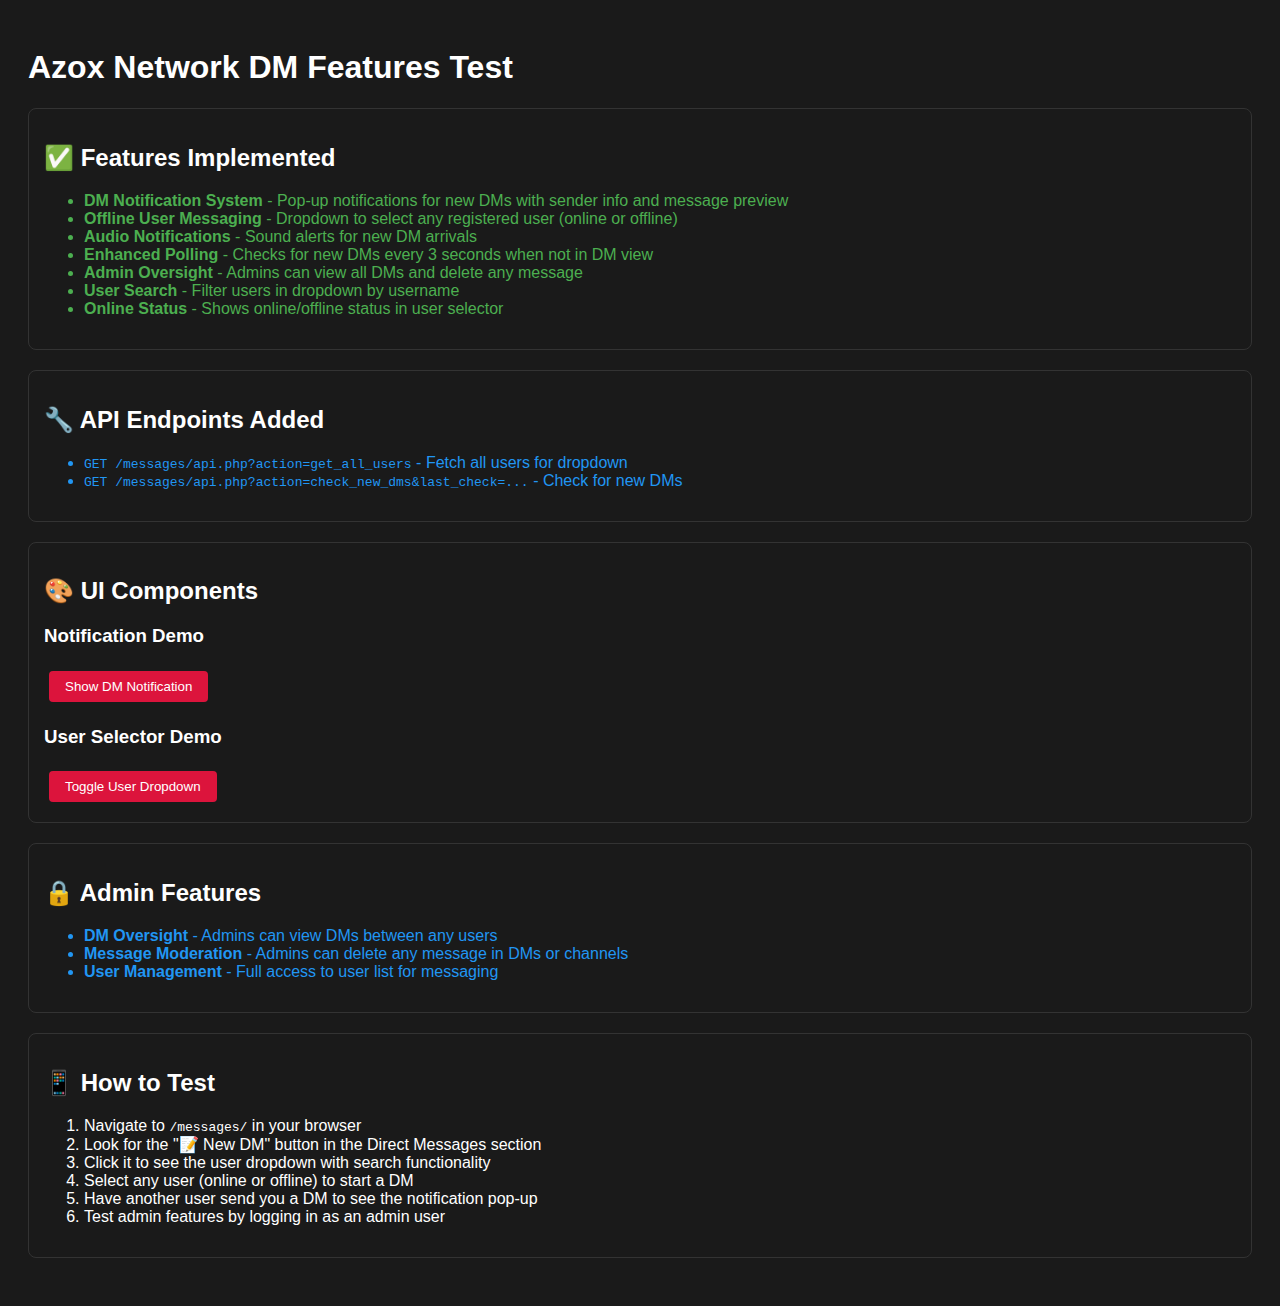
<file: test_dm_features.html>
<!DOCTYPE html>
<html lang="en">
<head>
    <meta charset="UTF-8">
    <meta name="viewport" content="width=device-width, initial-scale=1.0">
    <title>DM Features Test</title>
    <style>
        body { font-family: Arial, sans-serif; padding: 20px; background: #1a1a1a; color: #fff; }
        .test-section { margin: 20px 0; padding: 15px; border: 1px solid #333; border-radius: 8px; }
        .success { color: #4CAF50; }
        .error { color: #f44336; }
        .info { color: #2196F3; }
        button { padding: 8px 16px; margin: 5px; background: #dc143c; color: white; border: none; border-radius: 4px; cursor: pointer; }
        button:hover { background: #b91c3c; }
        .notification-demo { position: fixed; top: 20px; right: 20px; background: rgba(0,0,0,0.95); border: 1px solid #dc143c; border-radius: 8px; padding: 16px; max-width: 350px; }
        .user-dropdown { background: rgba(0,0,0,0.5); border: 1px solid #333; border-radius: 6px; max-height: 200px; overflow-y: auto; }
        .user-item { padding: 8px 12px; cursor: pointer; display: flex; align-items: center; gap: 8px; }
        .user-item:hover { background: rgba(255,255,255,0.08); }
        .status-dot { width: 8px; height: 8px; border-radius: 50%; background: #4CAF50; }
        .status-dot.offline { background: #6c757d; }
    </style>
</head>
<body>
    <h1>Azox Network DM Features Test</h1>
    
    <div class="test-section">
        <h2>✅ Features Implemented</h2>
        <ul class="success">
            <li><strong>DM Notification System</strong> - Pop-up notifications for new DMs with sender info and message preview</li>
            <li><strong>Offline User Messaging</strong> - Dropdown to select any registered user (online or offline)</li>
            <li><strong>Audio Notifications</strong> - Sound alerts for new DM arrivals</li>
            <li><strong>Enhanced Polling</strong> - Checks for new DMs every 3 seconds when not in DM view</li>
            <li><strong>Admin Oversight</strong> - Admins can view all DMs and delete any message</li>
            <li><strong>User Search</strong> - Filter users in dropdown by username</li>
            <li><strong>Online Status</strong> - Shows online/offline status in user selector</li>
        </ul>
    </div>

    <div class="test-section">
        <h2>🔧 API Endpoints Added</h2>
        <ul class="info">
            <li><code>GET /messages/api.php?action=get_all_users</code> - Fetch all users for dropdown</li>
            <li><code>GET /messages/api.php?action=check_new_dms&last_check=...</code> - Check for new DMs</li>
        </ul>
    </div>

    <div class="test-section">
        <h2>🎨 UI Components</h2>
        
        <h3>Notification Demo</h3>
        <button onclick="showNotificationDemo()">Show DM Notification</button>
        
        <h3>User Selector Demo</h3>
        <button onclick="toggleUserSelector()">Toggle User Dropdown</button>
        
        <div id="userSelectorDemo" style="display: none; margin-top: 10px;">
            <input type="text" placeholder="Search users..." style="width: 100%; padding: 8px; margin-bottom: 8px; background: rgba(0,0,0,0.3); border: 1px solid #333; color: #fff; border-radius: 4px;">
            <div class="user-dropdown">
                <div class="user-item">
                    <div class="status-dot"></div>
                    <span>admin_user</span>
                    <small style="margin-left: auto; color: #999;">online • admin</small>
                </div>
                <div class="user-item">
                    <div class="status-dot"></div>
                    <span>player1</span>
                    <small style="margin-left: auto; color: #999;">online</small>
                </div>
                <div class="user-item">
                    <div class="status-dot offline"></div>
                    <span>player2</span>
                    <small style="margin-left: auto; color: #999;">offline</small>
                </div>
            </div>
        </div>
    </div>

    <div class="test-section">
        <h2>🔒 Admin Features</h2>
        <ul class="info">
            <li><strong>DM Oversight</strong> - Admins can view DMs between any users</li>
            <li><strong>Message Moderation</strong> - Admins can delete any message in DMs or channels</li>
            <li><strong>User Management</strong> - Full access to user list for messaging</li>
        </ul>
    </div>

    <div class="test-section">
        <h2>📱 How to Test</h2>
        <ol>
            <li>Navigate to <code>/messages/</code> in your browser</li>
            <li>Look for the "📝 New DM" button in the Direct Messages section</li>
            <li>Click it to see the user dropdown with search functionality</li>
            <li>Select any user (online or offline) to start a DM</li>
            <li>Have another user send you a DM to see the notification pop-up</li>
            <li>Test admin features by logging in as an admin user</li>
        </ol>
    </div>

    <script>
        function showNotificationDemo() {
            const notification = document.createElement('div');
            notification.className = 'notification-demo';
            notification.innerHTML = `
                <button onclick="this.parentElement.remove()" style="position: absolute; top: 8px; right: 8px; background: none; border: none; color: #999; font-size: 16px;">×</button>
                <div style="display: flex; align-items: center; gap: 8px; margin-bottom: 8px;">
                    <span style="font-size: 16px;">💬</span>
                    <span style="font-weight: 600; color: #dc143c; font-size: 14px;">New Direct Message</span>
                </div>
                <div style="font-weight: 500; color: #fff; font-size: 13px; margin-bottom: 4px;">
                    From: player1
                </div>
                <div style="color: #ccc; font-size: 12px; line-height: 1.4;">
                    Hey, are you available for a match later?
                </div>
            `;
            document.body.appendChild(notification);
            
            // Auto-remove after 5 seconds
            setTimeout(() => {
                if (notification.parentElement) {
                    notification.style.animation = 'slideOutRight 0.3s ease-in';
                    setTimeout(() => notification.remove(), 300);
                }
            }, 5000);
        }

        function toggleUserSelector() {
            const selector = document.getElementById('userSelectorDemo');
            selector.style.display = selector.style.display === 'none' ? 'block' : 'none';
        }
    </script>
</body>
</html>
</file>
<file: style.css>
/* ===================================
   AZOX GAMING WEBSITE STYLES
   Modular CSS Architecture
   =================================== */

/* Import all CSS modules in order of dependency */
@import url('css/variables.css');    /* CSS Variables & Configuration */
@import url('css/global.css');       /* Global Styles & Reset */
@import url('css/navigation.css');   /* Navigation & Header Styles */
@import url('css/homepage.css');     /* Homepage Styles */
@import url('css/components.css');   /* UI Components (buttons, alerts, footer) */
@import url('css/auth.css');         /* Authentication Styles */
@import url('css/news.css');         /* News Section Styles */
@import url('css/forum.css');        /* Forum Styles */
@import url('css/messaging.css');    /* Messaging/Chat Styles */
@import url('css/timer.css');        /* Timer/Tools Styles */
@import url('css/faq.css');          /* FAQ Styles */
@import url('css/utilities.css');    /* Container & Utility Styles */
@import url('css/responsive.css');   /* Responsive Design */

/* ===================================
   MODULAR CSS ORGANIZATION
   =================================== 
   
   This CSS has been organized into logical modules:
   
   📁 css/
   ├── variables.css    - CSS custom properties and design tokens
   ├── global.css       - Global reset, base styles, and form elements
   ├── navigation.css   - Topbar, main nav, hamburger, mobile menu
   ├── homepage.css     - Hero section, IP card, feature blurbs
   ├── components.css   - Reusable UI components (buttons, alerts, footer)
   ├── auth.css         - Authentication forms and related styles
   ├── news.css         - News page layout and article styles
   ├── forum.css        - Forum categories, threads, and posts
   ├── messaging.css    - Chat interface and messaging components
   ├── timer.css        - Pomodoro timer and tools interface
   ├── faq.css          - FAQ accordion and content styles
   ├── utilities.css    - Container layouts and utility classes
   └── responsive.css   - Media queries and responsive design
   
   Benefits of this organization:
   - Easier maintenance and debugging
   - Better code organization and readability
   - Improved collaboration between developers
   - Faster loading with selective imports if needed
   - Clear separation of concerns
   
   =================================== */
</file>
<file: trig-quiz/assets/index-TN_h_ebw.css>
*,:before,:after{--tw-border-spacing-x: 0;--tw-border-spacing-y: 0;--tw-translate-x: 0;--tw-translate-y: 0;--tw-rotate: 0;--tw-skew-x: 0;--tw-skew-y: 0;--tw-scale-x: 1;--tw-scale-y: 1;--tw-pan-x: ;--tw-pan-y: ;--tw-pinch-zoom: ;--tw-scroll-snap-strictness: proximity;--tw-gradient-from-position: ;--tw-gradient-via-position: ;--tw-gradient-to-position: ;--tw-ordinal: ;--tw-slashed-zero: ;--tw-numeric-figure: ;--tw-numeric-spacing: ;--tw-numeric-fraction: ;--tw-ring-inset: ;--tw-ring-offset-width: 0px;--tw-ring-offset-color: #fff;--tw-ring-color: rgb(59 130 246 / .5);--tw-ring-offset-shadow: 0 0 #0000;--tw-ring-shadow: 0 0 #0000;--tw-shadow: 0 0 #0000;--tw-shadow-colored: 0 0 #0000;--tw-blur: ;--tw-brightness: ;--tw-contrast: ;--tw-grayscale: ;--tw-hue-rotate: ;--tw-invert: ;--tw-saturate: ;--tw-sepia: ;--tw-drop-shadow: ;--tw-backdrop-blur: ;--tw-backdrop-brightness: ;--tw-backdrop-contrast: ;--tw-backdrop-grayscale: ;--tw-backdrop-hue-rotate: ;--tw-backdrop-invert: ;--tw-backdrop-opacity: ;--tw-backdrop-saturate: ;--tw-backdrop-sepia: ;--tw-contain-size: ;--tw-contain-layout: ;--tw-contain-paint: ;--tw-contain-style: }::backdrop{--tw-border-spacing-x: 0;--tw-border-spacing-y: 0;--tw-translate-x: 0;--tw-translate-y: 0;--tw-rotate: 0;--tw-skew-x: 0;--tw-skew-y: 0;--tw-scale-x: 1;--tw-scale-y: 1;--tw-pan-x: ;--tw-pan-y: ;--tw-pinch-zoom: ;--tw-scroll-snap-strictness: proximity;--tw-gradient-from-position: ;--tw-gradient-via-position: ;--tw-gradient-to-position: ;--tw-ordinal: ;--tw-slashed-zero: ;--tw-numeric-figure: ;--tw-numeric-spacing: ;--tw-numeric-fraction: ;--tw-ring-inset: ;--tw-ring-offset-width: 0px;--tw-ring-offset-color: #fff;--tw-ring-color: rgb(59 130 246 / .5);--tw-ring-offset-shadow: 0 0 #0000;--tw-ring-shadow: 0 0 #0000;--tw-shadow: 0 0 #0000;--tw-shadow-colored: 0 0 #0000;--tw-blur: ;--tw-brightness: ;--tw-contrast: ;--tw-grayscale: ;--tw-hue-rotate: ;--tw-invert: ;--tw-saturate: ;--tw-sepia: ;--tw-drop-shadow: ;--tw-backdrop-blur: ;--tw-backdrop-brightness: ;--tw-backdrop-contrast: ;--tw-backdrop-grayscale: ;--tw-backdrop-hue-rotate: ;--tw-backdrop-invert: ;--tw-backdrop-opacity: ;--tw-backdrop-saturate: ;--tw-backdrop-sepia: ;--tw-contain-size: ;--tw-contain-layout: ;--tw-contain-paint: ;--tw-contain-style: }*,:before,:after{box-sizing:border-box;border-width:0;border-style:solid;border-color:#e5e7eb}:before,:after{--tw-content: ""}html,:host{line-height:1.5;-webkit-text-size-adjust:100%;-moz-tab-size:4;-o-tab-size:4;tab-size:4;font-family:ui-sans-serif,system-ui,sans-serif,"Apple Color Emoji","Segoe UI Emoji",Segoe UI Symbol,"Noto Color Emoji";font-feature-settings:normal;font-variation-settings:normal;-webkit-tap-highlight-color:transparent}body{margin:0;line-height:inherit}hr{height:0;color:inherit;border-top-width:1px}abbr:where([title]){-webkit-text-decoration:underline dotted;text-decoration:underline dotted}h1,h2,h3,h4,h5,h6{font-size:inherit;font-weight:inherit}a{color:inherit;text-decoration:inherit}b,strong{font-weight:bolder}code,kbd,samp,pre{font-family:ui-monospace,SFMono-Regular,Menlo,Monaco,Consolas,Liberation Mono,Courier New,monospace;font-feature-settings:normal;font-variation-settings:normal;font-size:1em}small{font-size:80%}sub,sup{font-size:75%;line-height:0;position:relative;vertical-align:baseline}sub{bottom:-.25em}sup{top:-.5em}table{text-indent:0;border-color:inherit;border-collapse:collapse}button,input,optgroup,select,textarea{font-family:inherit;font-feature-settings:inherit;font-variation-settings:inherit;font-size:100%;font-weight:inherit;line-height:inherit;letter-spacing:inherit;color:inherit;margin:0;padding:0}button,select{text-transform:none}button,input:where([type=button]),input:where([type=reset]),input:where([type=submit]){-webkit-appearance:button;background-color:transparent;background-image:none}:-moz-focusring{outline:auto}:-moz-ui-invalid{box-shadow:none}progress{vertical-align:baseline}::-webkit-inner-spin-button,::-webkit-outer-spin-button{height:auto}[type=search]{-webkit-appearance:textfield;outline-offset:-2px}::-webkit-search-decoration{-webkit-appearance:none}::-webkit-file-upload-button{-webkit-appearance:button;font:inherit}summary{display:list-item}blockquote,dl,dd,h1,h2,h3,h4,h5,h6,hr,figure,p,pre{margin:0}fieldset{margin:0;padding:0}legend{padding:0}ol,ul,menu{list-style:none;margin:0;padding:0}dialog{padding:0}textarea{resize:vertical}input::-moz-placeholder,textarea::-moz-placeholder{opacity:1;color:#9ca3af}input::placeholder,textarea::placeholder{opacity:1;color:#9ca3af}button,[role=button]{cursor:pointer}:disabled{cursor:default}img,svg,video,canvas,audio,iframe,embed,object{display:block;vertical-align:middle}img,video{max-width:100%;height:auto}[hidden]:where(:not([hidden=until-found])){display:none}:root{--background: 0 0% 100%;--foreground: 222.2 84% 4.9%;--card: 0 0% 100%;--card-foreground: 222.2 84% 4.9%;--popover: 0 0% 100%;--popover-foreground: 222.2 84% 4.9%;--primary: 222.2 47.4% 11.2%;--primary-foreground: 210 40% 98%;--secondary: 210 40% 96.1%;--secondary-foreground: 222.2 47.4% 11.2%;--muted: 210 40% 96.1%;--muted-foreground: 215.4 16.3% 46.9%;--accent: 210 40% 96.1%;--accent-foreground: 222.2 47.4% 11.2%;--destructive: 0 84.2% 60.2%;--destructive-foreground: 210 40% 98%;--border: 214.3 31.8% 91.4%;--input: 214.3 31.8% 91.4%;--ring: 222.2 84% 4.9%;--radius: .5rem;--sidebar-background: 0 0% 98%;--sidebar-foreground: 240 5.3% 26.1%;--sidebar-primary: 240 5.9% 10%;--sidebar-primary-foreground: 0 0% 98%;--sidebar-accent: 240 4.8% 95.9%;--sidebar-accent-foreground: 240 5.9% 10%;--sidebar-border: 220 13% 91%;--sidebar-ring: 217.2 91.2% 59.8%}.dark{--background: 222.2 84% 4.9%;--foreground: 210 40% 98%;--card: 222.2 84% 4.9%;--card-foreground: 210 40% 98%;--popover: 222.2 84% 4.9%;--popover-foreground: 210 40% 98%;--primary: 210 40% 98%;--primary-foreground: 222.2 47.4% 11.2%;--secondary: 217.2 32.6% 17.5%;--secondary-foreground: 210 40% 98%;--muted: 217.2 32.6% 17.5%;--muted-foreground: 215 20.2% 65.1%;--accent: 217.2 32.6% 17.5%;--accent-foreground: 210 40% 98%;--destructive: 0 62.8% 30.6%;--destructive-foreground: 210 40% 98%;--border: 217.2 32.6% 17.5%;--input: 217.2 32.6% 17.5%;--ring: 212.7 26.8% 83.9%;--sidebar-background: 240 5.9% 10%;--sidebar-foreground: 240 4.8% 95.9%;--sidebar-primary: 224.3 76.3% 48%;--sidebar-primary-foreground: 0 0% 100%;--sidebar-accent: 240 3.7% 15.9%;--sidebar-accent-foreground: 240 4.8% 95.9%;--sidebar-border: 240 3.7% 15.9%;--sidebar-ring: 217.2 91.2% 59.8%}*{border-color:hsl(var(--border))}body{background-color:hsl(var(--background));color:hsl(var(--foreground))}.sr-only{position:absolute;width:1px;height:1px;padding:0;margin:-1px;overflow:hidden;clip:rect(0,0,0,0);white-space:nowrap;border-width:0}.pointer-events-none{pointer-events:none}.pointer-events-auto{pointer-events:auto}.visible{visibility:visible}.invisible{visibility:hidden}.fixed{position:fixed}.absolute{position:absolute}.relative{position:relative}.inset-0{top:0;right:0;bottom:0;left:0}.inset-x-0{left:0;right:0}.inset-y-0{top:0;bottom:0}.-bottom-12{bottom:-3rem}.-left-12{left:-3rem}.-right-12{right:-3rem}.-top-12{top:-3rem}.bottom-0{bottom:0}.bottom-4{bottom:1rem}.left-0{left:0}.left-1{left:.25rem}.left-1\/2{left:50%}.left-2{left:.5rem}.left-\[50\%\]{left:50%}.right-0{right:0}.right-1{right:.25rem}.right-2{right:.5rem}.right-3{right:.75rem}.right-4{right:1rem}.top-0{top:0}.top-1\.5{top:.375rem}.top-1\/2{top:50%}.top-2{top:.5rem}.top-3\.5{top:.875rem}.top-4{top:1rem}.top-\[1px\]{top:1px}.top-\[50\%\]{top:50%}.top-\[60\%\]{top:60%}.top-full{top:100%}.z-10{z-index:10}.z-20{z-index:20}.z-50{z-index:50}.z-\[100\]{z-index:100}.z-\[1\]{z-index:1}.-mx-1{margin-left:-.25rem;margin-right:-.25rem}.mx-2{margin-left:.5rem;margin-right:.5rem}.mx-3\.5{margin-left:.875rem;margin-right:.875rem}.mx-auto{margin-left:auto;margin-right:auto}.my-0\.5{margin-top:.125rem;margin-bottom:.125rem}.my-1{margin-top:.25rem;margin-bottom:.25rem}.my-8{margin-top:2rem;margin-bottom:2rem}.-ml-4{margin-left:-1rem}.-mt-4{margin-top:-1rem}.mb-1{margin-bottom:.25rem}.mb-4{margin-bottom:1rem}.mb-8{margin-bottom:2rem}.ml-1{margin-left:.25rem}.ml-auto{margin-left:auto}.mr-2{margin-right:.5rem}.mt-1\.5{margin-top:.375rem}.mt-2{margin-top:.5rem}.mt-24{margin-top:6rem}.mt-4{margin-top:1rem}.mt-auto{margin-top:auto}.block{display:block}.flex{display:flex}.inline-flex{display:inline-flex}.table{display:table}.grid{display:grid}.hidden{display:none}.aspect-square{aspect-ratio:1 / 1}.aspect-video{aspect-ratio:16 / 9}.size-4{width:1rem;height:1rem}.h-1\.5{height:.375rem}.h-10{height:2.5rem}.h-11{height:2.75rem}.h-12{height:3rem}.h-2{height:.5rem}.h-2\.5{height:.625rem}.h-3{height:.75rem}.h-3\.5{height:.875rem}.h-4{height:1rem}.h-5{height:1.25rem}.h-6{height:1.5rem}.h-7{height:1.75rem}.h-8{height:2rem}.h-9{height:2.25rem}.h-\[1px\]{height:1px}.h-\[var\(--radix-navigation-menu-viewport-height\)\]{height:var(--radix-navigation-menu-viewport-height)}.h-\[var\(--radix-select-trigger-height\)\]{height:var(--radix-select-trigger-height)}.h-auto{height:auto}.h-full{height:100%}.h-px{height:1px}.h-svh{height:100svh}.max-h-96{max-height:24rem}.max-h-\[300px\]{max-height:300px}.max-h-screen{max-height:100vh}.min-h-0{min-height:0px}.min-h-\[80px\]{min-height:80px}.min-h-screen{min-height:100vh}.min-h-svh{min-height:100svh}.w-0{width:0px}.w-1{width:.25rem}.w-10{width:2.5rem}.w-11{width:2.75rem}.w-2{width:.5rem}.w-2\.5{width:.625rem}.w-3{width:.75rem}.w-3\.5{width:.875rem}.w-3\/4{width:75%}.w-4{width:1rem}.w-5{width:1.25rem}.w-64{width:16rem}.w-7{width:1.75rem}.w-72{width:18rem}.w-8{width:2rem}.w-9{width:2.25rem}.w-\[--sidebar-width\]{width:var(--sidebar-width)}.w-\[100px\]{width:100px}.w-\[1px\]{width:1px}.w-auto{width:auto}.w-full{width:100%}.w-max{width:-moz-max-content;width:max-content}.w-px{width:1px}.min-w-0{min-width:0px}.min-w-5{min-width:1.25rem}.min-w-\[12rem\]{min-width:12rem}.min-w-\[8rem\]{min-width:8rem}.min-w-\[var\(--radix-select-trigger-width\)\]{min-width:var(--radix-select-trigger-width)}.max-w-\[--skeleton-width\]{max-width:var(--skeleton-width)}.max-w-lg{max-width:32rem}.max-w-max{max-width:-moz-max-content;max-width:max-content}.max-w-md{max-width:28rem}.max-w-prose{max-width:65ch}.flex-1{flex:1 1 0%}.shrink-0{flex-shrink:0}.grow{flex-grow:1}.grow-0{flex-grow:0}.basis-full{flex-basis:100%}.caption-bottom{caption-side:bottom}.border-collapse{border-collapse:collapse}.-translate-x-1\/2{--tw-translate-x: -50%;transform:translate(var(--tw-translate-x),var(--tw-translate-y)) rotate(var(--tw-rotate)) skew(var(--tw-skew-x)) skewY(var(--tw-skew-y)) scaleX(var(--tw-scale-x)) scaleY(var(--tw-scale-y))}.-translate-x-px{--tw-translate-x: -1px;transform:translate(var(--tw-translate-x),var(--tw-translate-y)) rotate(var(--tw-rotate)) skew(var(--tw-skew-x)) skewY(var(--tw-skew-y)) scaleX(var(--tw-scale-x)) scaleY(var(--tw-scale-y))}.-translate-y-1\/2{--tw-translate-y: -50%;transform:translate(var(--tw-translate-x),var(--tw-translate-y)) rotate(var(--tw-rotate)) skew(var(--tw-skew-x)) skewY(var(--tw-skew-y)) scaleX(var(--tw-scale-x)) scaleY(var(--tw-scale-y))}.translate-x-\[-50\%\]{--tw-translate-x: -50%;transform:translate(var(--tw-translate-x),var(--tw-translate-y)) rotate(var(--tw-rotate)) skew(var(--tw-skew-x)) skewY(var(--tw-skew-y)) scaleX(var(--tw-scale-x)) scaleY(var(--tw-scale-y))}.translate-x-px{--tw-translate-x: 1px;transform:translate(var(--tw-translate-x),var(--tw-translate-y)) rotate(var(--tw-rotate)) skew(var(--tw-skew-x)) skewY(var(--tw-skew-y)) scaleX(var(--tw-scale-x)) scaleY(var(--tw-scale-y))}.translate-y-\[-50\%\]{--tw-translate-y: -50%;transform:translate(var(--tw-translate-x),var(--tw-translate-y)) rotate(var(--tw-rotate)) skew(var(--tw-skew-x)) skewY(var(--tw-skew-y)) scaleX(var(--tw-scale-x)) scaleY(var(--tw-scale-y))}.rotate-45{--tw-rotate: 45deg;transform:translate(var(--tw-translate-x),var(--tw-translate-y)) rotate(var(--tw-rotate)) skew(var(--tw-skew-x)) skewY(var(--tw-skew-y)) scaleX(var(--tw-scale-x)) scaleY(var(--tw-scale-y))}.rotate-90{--tw-rotate: 90deg;transform:translate(var(--tw-translate-x),var(--tw-translate-y)) rotate(var(--tw-rotate)) skew(var(--tw-skew-x)) skewY(var(--tw-skew-y)) scaleX(var(--tw-scale-x)) scaleY(var(--tw-scale-y))}.transform{transform:translate(var(--tw-translate-x),var(--tw-translate-y)) rotate(var(--tw-rotate)) skew(var(--tw-skew-x)) skewY(var(--tw-skew-y)) scaleX(var(--tw-scale-x)) scaleY(var(--tw-scale-y))}@keyframes pulse{50%{opacity:.5}}.animate-pulse{animation:pulse 2s cubic-bezier(.4,0,.6,1) infinite}.cursor-default{cursor:default}.cursor-pointer{cursor:pointer}.touch-none{touch-action:none}.select-none{-webkit-user-select:none;-moz-user-select:none;user-select:none}.list-none{list-style-type:none}.flex-row{flex-direction:row}.flex-col{flex-direction:column}.flex-col-reverse{flex-direction:column-reverse}.flex-wrap{flex-wrap:wrap}.items-start{align-items:flex-start}.items-end{align-items:flex-end}.items-center{align-items:center}.items-stretch{align-items:stretch}.justify-center{justify-content:center}.justify-between{justify-content:space-between}.gap-1{gap:.25rem}.gap-1\.5{gap:.375rem}.gap-2{gap:.5rem}.gap-4{gap:1rem}.space-x-1>:not([hidden])~:not([hidden]){--tw-space-x-reverse: 0;margin-right:calc(.25rem * var(--tw-space-x-reverse));margin-left:calc(.25rem * calc(1 - var(--tw-space-x-reverse)))}.space-x-4>:not([hidden])~:not([hidden]){--tw-space-x-reverse: 0;margin-right:calc(1rem * var(--tw-space-x-reverse));margin-left:calc(1rem * calc(1 - var(--tw-space-x-reverse)))}.space-y-1>:not([hidden])~:not([hidden]){--tw-space-y-reverse: 0;margin-top:calc(.25rem * calc(1 - var(--tw-space-y-reverse)));margin-bottom:calc(.25rem * var(--tw-space-y-reverse))}.space-y-1\.5>:not([hidden])~:not([hidden]){--tw-space-y-reverse: 0;margin-top:calc(.375rem * calc(1 - var(--tw-space-y-reverse)));margin-bottom:calc(.375rem * var(--tw-space-y-reverse))}.space-y-2>:not([hidden])~:not([hidden]){--tw-space-y-reverse: 0;margin-top:calc(.5rem * calc(1 - var(--tw-space-y-reverse)));margin-bottom:calc(.5rem * var(--tw-space-y-reverse))}.space-y-4>:not([hidden])~:not([hidden]){--tw-space-y-reverse: 0;margin-top:calc(1rem * calc(1 - var(--tw-space-y-reverse)));margin-bottom:calc(1rem * var(--tw-space-y-reverse))}.overflow-auto{overflow:auto}.overflow-hidden{overflow:hidden}.overflow-y-auto{overflow-y:auto}.overflow-x-hidden{overflow-x:hidden}.whitespace-nowrap{white-space:nowrap}.break-words{overflow-wrap:break-word}.rounded-\[2px\]{border-radius:2px}.rounded-\[inherit\]{border-radius:inherit}.rounded-full{border-radius:9999px}.rounded-lg{border-radius:var(--radius)}.rounded-md{border-radius:calc(var(--radius) - 2px)}.rounded-sm{border-radius:calc(var(--radius) - 4px)}.rounded-t-\[10px\]{border-top-left-radius:10px;border-top-right-radius:10px}.rounded-tl-sm{border-top-left-radius:calc(var(--radius) - 4px)}.border{border-width:1px}.border-2{border-width:2px}.border-\[1\.5px\]{border-width:1.5px}.border-y{border-top-width:1px;border-bottom-width:1px}.border-b{border-bottom-width:1px}.border-l{border-left-width:1px}.border-r{border-right-width:1px}.border-t{border-top-width:1px}.border-dashed{border-style:dashed}.border-\[--color-border\]{border-color:var(--color-border)}.border-border\/50{border-color:hsl(var(--border) / .5)}.border-destructive{border-color:hsl(var(--destructive))}.border-destructive\/50{border-color:hsl(var(--destructive) / .5)}.border-input{border-color:hsl(var(--input))}.border-primary{border-color:hsl(var(--primary))}.border-sidebar-border{border-color:hsl(var(--sidebar-border))}.border-transparent{border-color:transparent}.border-l-transparent{border-left-color:transparent}.border-t-transparent{border-top-color:transparent}.bg-\[--color-bg\]{background-color:var(--color-bg)}.bg-accent{background-color:hsl(var(--accent))}.bg-background{background-color:hsl(var(--background))}.bg-black\/80{background-color:#000c}.bg-blue-600{--tw-bg-opacity: 1;background-color:rgb(37 99 235 / var(--tw-bg-opacity, 1))}.bg-border{background-color:hsl(var(--border))}.bg-card{background-color:hsl(var(--card))}.bg-destructive{background-color:hsl(var(--destructive))}.bg-foreground{background-color:hsl(var(--foreground))}.bg-gray-100{--tw-bg-opacity: 1;background-color:rgb(243 244 246 / var(--tw-bg-opacity, 1))}.bg-gray-50{--tw-bg-opacity: 1;background-color:rgb(249 250 251 / var(--tw-bg-opacity, 1))}.bg-muted{background-color:hsl(var(--muted))}.bg-muted\/50{background-color:hsl(var(--muted) / .5)}.bg-popover{background-color:hsl(var(--popover))}.bg-primary{background-color:hsl(var(--primary))}.bg-secondary{background-color:hsl(var(--secondary))}.bg-sidebar{background-color:hsl(var(--sidebar-background))}.bg-sidebar-border{background-color:hsl(var(--sidebar-border))}.bg-transparent{background-color:transparent}.fill-current{fill:currentColor}.p-0{padding:0}.p-1{padding:.25rem}.p-2{padding:.5rem}.p-3{padding:.75rem}.p-4{padding:1rem}.p-6{padding:1.5rem}.p-\[1px\]{padding:1px}.px-1{padding-left:.25rem;padding-right:.25rem}.px-2{padding-left:.5rem;padding-right:.5rem}.px-2\.5{padding-left:.625rem;padding-right:.625rem}.px-3{padding-left:.75rem;padding-right:.75rem}.px-4{padding-left:1rem;padding-right:1rem}.px-5{padding-left:1.25rem;padding-right:1.25rem}.px-8{padding-left:2rem;padding-right:2rem}.py-0\.5{padding-top:.125rem;padding-bottom:.125rem}.py-1{padding-top:.25rem;padding-bottom:.25rem}.py-1\.5{padding-top:.375rem;padding-bottom:.375rem}.py-2{padding-top:.5rem;padding-bottom:.5rem}.py-3{padding-top:.75rem;padding-bottom:.75rem}.py-4{padding-top:1rem;padding-bottom:1rem}.py-6{padding-top:1.5rem;padding-bottom:1.5rem}.pb-3{padding-bottom:.75rem}.pb-4{padding-bottom:1rem}.pl-2\.5{padding-left:.625rem}.pl-4{padding-left:1rem}.pl-8{padding-left:2rem}.pr-2{padding-right:.5rem}.pr-2\.5{padding-right:.625rem}.pr-8{padding-right:2rem}.pt-0{padding-top:0}.pt-1{padding-top:.25rem}.pt-3{padding-top:.75rem}.pt-4{padding-top:1rem}.text-left{text-align:left}.text-center{text-align:center}.align-middle{vertical-align:middle}.font-mono{font-family:ui-monospace,SFMono-Regular,Menlo,Monaco,Consolas,Liberation Mono,Courier New,monospace}.text-2xl{font-size:1.5rem;line-height:2rem}.text-3xl{font-size:1.875rem;line-height:2.25rem}.text-4xl{font-size:2.25rem;line-height:2.5rem}.text-5xl{font-size:3rem;line-height:1}.text-\[0\.8rem\]{font-size:.8rem}.text-base{font-size:1rem;line-height:1.5rem}.text-lg{font-size:1.125rem;line-height:1.75rem}.text-sm{font-size:.875rem;line-height:1.25rem}.text-xl{font-size:1.25rem;line-height:1.75rem}.text-xs{font-size:.75rem;line-height:1rem}.font-bold{font-weight:700}.font-extrabold{font-weight:800}.font-medium{font-weight:500}.font-normal{font-weight:400}.font-semibold{font-weight:600}.tabular-nums{--tw-numeric-spacing: tabular-nums;font-variant-numeric:var(--tw-ordinal) var(--tw-slashed-zero) var(--tw-numeric-figure) var(--tw-numeric-spacing) var(--tw-numeric-fraction)}.leading-none{line-height:1}.tracking-tight{letter-spacing:-.025em}.tracking-widest{letter-spacing:.1em}.text-accent-foreground{color:hsl(var(--accent-foreground))}.text-blue-500{--tw-text-opacity: 1;color:rgb(59 130 246 / var(--tw-text-opacity, 1))}.text-blue-600{--tw-text-opacity: 1;color:rgb(37 99 235 / var(--tw-text-opacity, 1))}.text-card-foreground{color:hsl(var(--card-foreground))}.text-current{color:currentColor}.text-destructive{color:hsl(var(--destructive))}.text-destructive-foreground{color:hsl(var(--destructive-foreground))}.text-foreground{color:hsl(var(--foreground))}.text-foreground\/50{color:hsl(var(--foreground) / .5)}.text-gray-400{--tw-text-opacity: 1;color:rgb(156 163 175 / var(--tw-text-opacity, 1))}.text-gray-500{--tw-text-opacity: 1;color:rgb(107 114 128 / var(--tw-text-opacity, 1))}.text-gray-600{--tw-text-opacity: 1;color:rgb(75 85 99 / var(--tw-text-opacity, 1))}.text-gray-700{--tw-text-opacity: 1;color:rgb(55 65 81 / var(--tw-text-opacity, 1))}.text-gray-800{--tw-text-opacity: 1;color:rgb(31 41 55 / var(--tw-text-opacity, 1))}.text-gray-900{--tw-text-opacity: 1;color:rgb(17 24 39 / var(--tw-text-opacity, 1))}.text-muted-foreground{color:hsl(var(--muted-foreground))}.text-popover-foreground{color:hsl(var(--popover-foreground))}.text-primary{color:hsl(var(--primary))}.text-primary-foreground{color:hsl(var(--primary-foreground))}.text-red-600{--tw-text-opacity: 1;color:rgb(220 38 38 / var(--tw-text-opacity, 1))}.text-secondary-foreground{color:hsl(var(--secondary-foreground))}.text-sidebar-foreground{color:hsl(var(--sidebar-foreground))}.text-sidebar-foreground\/70{color:hsl(var(--sidebar-foreground) / .7)}.text-white{--tw-text-opacity: 1;color:rgb(255 255 255 / var(--tw-text-opacity, 1))}.underline{text-decoration-line:underline}.underline-offset-4{text-underline-offset:4px}.opacity-0{opacity:0}.opacity-50{opacity:.5}.opacity-60{opacity:.6}.opacity-70{opacity:.7}.opacity-90{opacity:.9}.shadow-\[0_0_0_1px_hsl\(var\(--sidebar-border\)\)\]{--tw-shadow: 0 0 0 1px hsl(var(--sidebar-border));--tw-shadow-colored: 0 0 0 1px var(--tw-shadow-color);box-shadow:var(--tw-ring-offset-shadow, 0 0 #0000),var(--tw-ring-shadow, 0 0 #0000),var(--tw-shadow)}.shadow-lg{--tw-shadow: 0 10px 15px -3px rgb(0 0 0 / .1), 0 4px 6px -4px rgb(0 0 0 / .1);--tw-shadow-colored: 0 10px 15px -3px var(--tw-shadow-color), 0 4px 6px -4px var(--tw-shadow-color);box-shadow:var(--tw-ring-offset-shadow, 0 0 #0000),var(--tw-ring-shadow, 0 0 #0000),var(--tw-shadow)}.shadow-md{--tw-shadow: 0 4px 6px -1px rgb(0 0 0 / .1), 0 2px 4px -2px rgb(0 0 0 / .1);--tw-shadow-colored: 0 4px 6px -1px var(--tw-shadow-color), 0 2px 4px -2px var(--tw-shadow-color);box-shadow:var(--tw-ring-offset-shadow, 0 0 #0000),var(--tw-ring-shadow, 0 0 #0000),var(--tw-shadow)}.shadow-none{--tw-shadow: 0 0 #0000;--tw-shadow-colored: 0 0 #0000;box-shadow:var(--tw-ring-offset-shadow, 0 0 #0000),var(--tw-ring-shadow, 0 0 #0000),var(--tw-shadow)}.shadow-sm{--tw-shadow: 0 1px 2px 0 rgb(0 0 0 / .05);--tw-shadow-colored: 0 1px 2px 0 var(--tw-shadow-color);box-shadow:var(--tw-ring-offset-shadow, 0 0 #0000),var(--tw-ring-shadow, 0 0 #0000),var(--tw-shadow)}.shadow-xl{--tw-shadow: 0 20px 25px -5px rgb(0 0 0 / .1), 0 8px 10px -6px rgb(0 0 0 / .1);--tw-shadow-colored: 0 20px 25px -5px var(--tw-shadow-color), 0 8px 10px -6px var(--tw-shadow-color);box-shadow:var(--tw-ring-offset-shadow, 0 0 #0000),var(--tw-ring-shadow, 0 0 #0000),var(--tw-shadow)}.outline-none{outline:2px solid transparent;outline-offset:2px}.outline{outline-style:solid}.ring-0{--tw-ring-offset-shadow: var(--tw-ring-inset) 0 0 0 var(--tw-ring-offset-width) var(--tw-ring-offset-color);--tw-ring-shadow: var(--tw-ring-inset) 0 0 0 calc(0px + var(--tw-ring-offset-width)) var(--tw-ring-color);box-shadow:var(--tw-ring-offset-shadow),var(--tw-ring-shadow),var(--tw-shadow, 0 0 #0000)}.ring-2{--tw-ring-offset-shadow: var(--tw-ring-inset) 0 0 0 var(--tw-ring-offset-width) var(--tw-ring-offset-color);--tw-ring-shadow: var(--tw-ring-inset) 0 0 0 calc(2px + var(--tw-ring-offset-width)) var(--tw-ring-color);box-shadow:var(--tw-ring-offset-shadow),var(--tw-ring-shadow),var(--tw-shadow, 0 0 #0000)}.ring-ring{--tw-ring-color: hsl(var(--ring))}.ring-sidebar-ring{--tw-ring-color: hsl(var(--sidebar-ring))}.ring-offset-background{--tw-ring-offset-color: hsl(var(--background))}.filter{filter:var(--tw-blur) var(--tw-brightness) var(--tw-contrast) var(--tw-grayscale) var(--tw-hue-rotate) var(--tw-invert) var(--tw-saturate) var(--tw-sepia) var(--tw-drop-shadow)}.transition{transition-property:color,background-color,border-color,text-decoration-color,fill,stroke,opacity,box-shadow,transform,filter,backdrop-filter;transition-timing-function:cubic-bezier(.4,0,.2,1);transition-duration:.15s}.transition-\[left\,right\,width\]{transition-property:left,right,width;transition-timing-function:cubic-bezier(.4,0,.2,1);transition-duration:.15s}.transition-\[margin\,opa\]{transition-property:margin,opa;transition-timing-function:cubic-bezier(.4,0,.2,1);transition-duration:.15s}.transition-\[width\,height\,padding\]{transition-property:width,height,padding;transition-timing-function:cubic-bezier(.4,0,.2,1);transition-duration:.15s}.transition-\[width\]{transition-property:width;transition-timing-function:cubic-bezier(.4,0,.2,1);transition-duration:.15s}.transition-all{transition-property:all;transition-timing-function:cubic-bezier(.4,0,.2,1);transition-duration:.15s}.transition-colors{transition-property:color,background-color,border-color,text-decoration-color,fill,stroke;transition-timing-function:cubic-bezier(.4,0,.2,1);transition-duration:.15s}.transition-opacity{transition-property:opacity;transition-timing-function:cubic-bezier(.4,0,.2,1);transition-duration:.15s}.transition-transform{transition-property:transform;transition-timing-function:cubic-bezier(.4,0,.2,1);transition-duration:.15s}.duration-1000{transition-duration:1s}.duration-200{transition-duration:.2s}.ease-in-out{transition-timing-function:cubic-bezier(.4,0,.2,1)}.ease-linear{transition-timing-function:linear}@keyframes enter{0%{opacity:var(--tw-enter-opacity, 1);transform:translate3d(var(--tw-enter-translate-x, 0),var(--tw-enter-translate-y, 0),0) scale3d(var(--tw-enter-scale, 1),var(--tw-enter-scale, 1),var(--tw-enter-scale, 1)) rotate(var(--tw-enter-rotate, 0))}}@keyframes exit{to{opacity:var(--tw-exit-opacity, 1);transform:translate3d(var(--tw-exit-translate-x, 0),var(--tw-exit-translate-y, 0),0) scale3d(var(--tw-exit-scale, 1),var(--tw-exit-scale, 1),var(--tw-exit-scale, 1)) rotate(var(--tw-exit-rotate, 0))}}.animate-in{animation-name:enter;animation-duration:.15s;--tw-enter-opacity: initial;--tw-enter-scale: initial;--tw-enter-rotate: initial;--tw-enter-translate-x: initial;--tw-enter-translate-y: initial}.fade-in-0{--tw-enter-opacity: 0}.fade-in-80{--tw-enter-opacity: .8}.zoom-in-95{--tw-enter-scale: .95}.duration-1000{animation-duration:1s}.duration-200{animation-duration:.2s}.ease-in-out{animation-timing-function:cubic-bezier(.4,0,.2,1)}.ease-linear{animation-timing-function:linear}.file\:border-0::file-selector-button{border-width:0px}.file\:bg-transparent::file-selector-button{background-color:transparent}.file\:text-sm::file-selector-button{font-size:.875rem;line-height:1.25rem}.file\:font-medium::file-selector-button{font-weight:500}.file\:text-foreground::file-selector-button{color:hsl(var(--foreground))}.placeholder\:text-muted-foreground::-moz-placeholder{color:hsl(var(--muted-foreground))}.placeholder\:text-muted-foreground::placeholder{color:hsl(var(--muted-foreground))}.after\:absolute:after{content:var(--tw-content);position:absolute}.after\:-inset-2:after{content:var(--tw-content);top:-.5rem;right:-.5rem;bottom:-.5rem;left:-.5rem}.after\:inset-y-0:after{content:var(--tw-content);top:0;bottom:0}.after\:left-1\/2:after{content:var(--tw-content);left:50%}.after\:w-1:after{content:var(--tw-content);width:.25rem}.after\:w-\[2px\]:after{content:var(--tw-content);width:2px}.after\:-translate-x-1\/2:after{content:var(--tw-content);--tw-translate-x: -50%;transform:translate(var(--tw-translate-x),var(--tw-translate-y)) rotate(var(--tw-rotate)) skew(var(--tw-skew-x)) skewY(var(--tw-skew-y)) scaleX(var(--tw-scale-x)) scaleY(var(--tw-scale-y))}.first\:rounded-l-md:first-child{border-top-left-radius:calc(var(--radius) - 2px);border-bottom-left-radius:calc(var(--radius) - 2px)}.first\:border-l:first-child{border-left-width:1px}.last\:rounded-r-md:last-child{border-top-right-radius:calc(var(--radius) - 2px);border-bottom-right-radius:calc(var(--radius) - 2px)}.focus-within\:relative:focus-within{position:relative}.focus-within\:z-20:focus-within{z-index:20}.hover\:scale-105:hover{--tw-scale-x: 1.05;--tw-scale-y: 1.05;transform:translate(var(--tw-translate-x),var(--tw-translate-y)) rotate(var(--tw-rotate)) skew(var(--tw-skew-x)) skewY(var(--tw-skew-y)) scaleX(var(--tw-scale-x)) scaleY(var(--tw-scale-y))}.hover\:bg-accent:hover{background-color:hsl(var(--accent))}.hover\:bg-blue-700:hover{--tw-bg-opacity: 1;background-color:rgb(29 78 216 / var(--tw-bg-opacity, 1))}.hover\:bg-destructive\/80:hover{background-color:hsl(var(--destructive) / .8)}.hover\:bg-destructive\/90:hover{background-color:hsl(var(--destructive) / .9)}.hover\:bg-muted:hover{background-color:hsl(var(--muted))}.hover\:bg-muted\/50:hover{background-color:hsl(var(--muted) / .5)}.hover\:bg-primary:hover{background-color:hsl(var(--primary))}.hover\:bg-primary\/80:hover{background-color:hsl(var(--primary) / .8)}.hover\:bg-primary\/90:hover{background-color:hsl(var(--primary) / .9)}.hover\:bg-secondary:hover{background-color:hsl(var(--secondary))}.hover\:bg-secondary\/80:hover{background-color:hsl(var(--secondary) / .8)}.hover\:bg-sidebar-accent:hover{background-color:hsl(var(--sidebar-accent))}.hover\:text-accent-foreground:hover{color:hsl(var(--accent-foreground))}.hover\:text-blue-700:hover{--tw-text-opacity: 1;color:rgb(29 78 216 / var(--tw-text-opacity, 1))}.hover\:text-foreground:hover{color:hsl(var(--foreground))}.hover\:text-gray-700:hover{--tw-text-opacity: 1;color:rgb(55 65 81 / var(--tw-text-opacity, 1))}.hover\:text-muted-foreground:hover{color:hsl(var(--muted-foreground))}.hover\:text-primary-foreground:hover{color:hsl(var(--primary-foreground))}.hover\:text-sidebar-accent-foreground:hover{color:hsl(var(--sidebar-accent-foreground))}.hover\:underline:hover{text-decoration-line:underline}.hover\:opacity-100:hover{opacity:1}.hover\:shadow-\[0_0_0_1px_hsl\(var\(--sidebar-accent\)\)\]:hover{--tw-shadow: 0 0 0 1px hsl(var(--sidebar-accent));--tw-shadow-colored: 0 0 0 1px var(--tw-shadow-color);box-shadow:var(--tw-ring-offset-shadow, 0 0 #0000),var(--tw-ring-shadow, 0 0 #0000),var(--tw-shadow)}.hover\:after\:bg-sidebar-border:hover:after{content:var(--tw-content);background-color:hsl(var(--sidebar-border))}.focus\:bg-accent:focus{background-color:hsl(var(--accent))}.focus\:bg-primary:focus{background-color:hsl(var(--primary))}.focus\:text-accent-foreground:focus{color:hsl(var(--accent-foreground))}.focus\:text-primary-foreground:focus{color:hsl(var(--primary-foreground))}.focus\:opacity-100:focus{opacity:1}.focus\:outline-none:focus{outline:2px solid transparent;outline-offset:2px}.focus\:ring-2:focus{--tw-ring-offset-shadow: var(--tw-ring-inset) 0 0 0 var(--tw-ring-offset-width) var(--tw-ring-offset-color);--tw-ring-shadow: var(--tw-ring-inset) 0 0 0 calc(2px + var(--tw-ring-offset-width)) var(--tw-ring-color);box-shadow:var(--tw-ring-offset-shadow),var(--tw-ring-shadow),var(--tw-shadow, 0 0 #0000)}.focus\:ring-ring:focus{--tw-ring-color: hsl(var(--ring))}.focus\:ring-offset-2:focus{--tw-ring-offset-width: 2px}.focus-visible\:outline-none:focus-visible{outline:2px solid transparent;outline-offset:2px}.focus-visible\:ring-1:focus-visible{--tw-ring-offset-shadow: var(--tw-ring-inset) 0 0 0 var(--tw-ring-offset-width) var(--tw-ring-offset-color);--tw-ring-shadow: var(--tw-ring-inset) 0 0 0 calc(1px + var(--tw-ring-offset-width)) var(--tw-ring-color);box-shadow:var(--tw-ring-offset-shadow),var(--tw-ring-shadow),var(--tw-shadow, 0 0 #0000)}.focus-visible\:ring-2:focus-visible{--tw-ring-offset-shadow: var(--tw-ring-inset) 0 0 0 var(--tw-ring-offset-width) var(--tw-ring-offset-color);--tw-ring-shadow: var(--tw-ring-inset) 0 0 0 calc(2px + var(--tw-ring-offset-width)) var(--tw-ring-color);box-shadow:var(--tw-ring-offset-shadow),var(--tw-ring-shadow),var(--tw-shadow, 0 0 #0000)}.focus-visible\:ring-ring:focus-visible{--tw-ring-color: hsl(var(--ring))}.focus-visible\:ring-sidebar-ring:focus-visible{--tw-ring-color: hsl(var(--sidebar-ring))}.focus-visible\:ring-offset-1:focus-visible{--tw-ring-offset-width: 1px}.focus-visible\:ring-offset-2:focus-visible{--tw-ring-offset-width: 2px}.focus-visible\:ring-offset-background:focus-visible{--tw-ring-offset-color: hsl(var(--background))}.active\:bg-sidebar-accent:active{background-color:hsl(var(--sidebar-accent))}.active\:text-sidebar-accent-foreground:active{color:hsl(var(--sidebar-accent-foreground))}.disabled\:pointer-events-none:disabled{pointer-events:none}.disabled\:cursor-not-allowed:disabled{cursor:not-allowed}.disabled\:opacity-50:disabled{opacity:.5}.group\/menu-item:focus-within .group-focus-within\/menu-item\:opacity-100{opacity:1}.group\/menu-item:hover .group-hover\/menu-item\:opacity-100,.group:hover .group-hover\:opacity-100{opacity:1}.group.destructive .group-\[\.destructive\]\:border-muted\/40{border-color:hsl(var(--muted) / .4)}.group.toaster .group-\[\.toaster\]\:border-border{border-color:hsl(var(--border))}.group.toast .group-\[\.toast\]\:bg-muted{background-color:hsl(var(--muted))}.group.toast .group-\[\.toast\]\:bg-primary{background-color:hsl(var(--primary))}.group.toaster .group-\[\.toaster\]\:bg-background{background-color:hsl(var(--background))}.group.destructive .group-\[\.destructive\]\:text-red-300{--tw-text-opacity: 1;color:rgb(252 165 165 / var(--tw-text-opacity, 1))}.group.toast .group-\[\.toast\]\:text-muted-foreground{color:hsl(var(--muted-foreground))}.group.toast .group-\[\.toast\]\:text-primary-foreground{color:hsl(var(--primary-foreground))}.group.toaster .group-\[\.toaster\]\:text-foreground{color:hsl(var(--foreground))}.group.toaster .group-\[\.toaster\]\:shadow-lg{--tw-shadow: 0 10px 15px -3px rgb(0 0 0 / .1), 0 4px 6px -4px rgb(0 0 0 / .1);--tw-shadow-colored: 0 10px 15px -3px var(--tw-shadow-color), 0 4px 6px -4px var(--tw-shadow-color);box-shadow:var(--tw-ring-offset-shadow, 0 0 #0000),var(--tw-ring-shadow, 0 0 #0000),var(--tw-shadow)}.group.destructive .group-\[\.destructive\]\:hover\:border-destructive\/30:hover{border-color:hsl(var(--destructive) / .3)}.group.destructive .group-\[\.destructive\]\:hover\:bg-destructive:hover{background-color:hsl(var(--destructive))}.group.destructive .group-\[\.destructive\]\:hover\:text-destructive-foreground:hover{color:hsl(var(--destructive-foreground))}.group.destructive .group-\[\.destructive\]\:hover\:text-red-50:hover{--tw-text-opacity: 1;color:rgb(254 242 242 / var(--tw-text-opacity, 1))}.group.destructive .group-\[\.destructive\]\:focus\:ring-destructive:focus{--tw-ring-color: hsl(var(--destructive))}.group.destructive .group-\[\.destructive\]\:focus\:ring-red-400:focus{--tw-ring-opacity: 1;--tw-ring-color: rgb(248 113 113 / var(--tw-ring-opacity, 1))}.group.destructive .group-\[\.destructive\]\:focus\:ring-offset-red-600:focus{--tw-ring-offset-color: #dc2626}.peer\/menu-button:hover~.peer-hover\/menu-button\:text-sidebar-accent-foreground{color:hsl(var(--sidebar-accent-foreground))}.peer:disabled~.peer-disabled\:cursor-not-allowed{cursor:not-allowed}.peer:disabled~.peer-disabled\:opacity-70{opacity:.7}.has-\[\[data-variant\=inset\]\]\:bg-sidebar:has([data-variant=inset]){background-color:hsl(var(--sidebar-background))}.has-\[\:disabled\]\:opacity-50:has(:disabled){opacity:.5}.group\/menu-item:has([data-sidebar=menu-action]) .group-has-\[\[data-sidebar\=menu-action\]\]\/menu-item\:pr-8{padding-right:2rem}.aria-disabled\:pointer-events-none[aria-disabled=true]{pointer-events:none}.aria-disabled\:opacity-50[aria-disabled=true]{opacity:.5}.aria-selected\:bg-accent[aria-selected=true]{background-color:hsl(var(--accent))}.aria-selected\:bg-accent\/50[aria-selected=true]{background-color:hsl(var(--accent) / .5)}.aria-selected\:text-accent-foreground[aria-selected=true]{color:hsl(var(--accent-foreground))}.aria-selected\:text-muted-foreground[aria-selected=true]{color:hsl(var(--muted-foreground))}.aria-selected\:opacity-100[aria-selected=true]{opacity:1}.aria-selected\:opacity-30[aria-selected=true]{opacity:.3}.data-\[disabled\=true\]\:pointer-events-none[data-disabled=true],.data-\[disabled\]\:pointer-events-none[data-disabled]{pointer-events:none}.data-\[panel-group-direction\=vertical\]\:h-px[data-panel-group-direction=vertical]{height:1px}.data-\[panel-group-direction\=vertical\]\:w-full[data-panel-group-direction=vertical]{width:100%}.data-\[side\=bottom\]\:translate-y-1[data-side=bottom]{--tw-translate-y: .25rem;transform:translate(var(--tw-translate-x),var(--tw-translate-y)) rotate(var(--tw-rotate)) skew(var(--tw-skew-x)) skewY(var(--tw-skew-y)) scaleX(var(--tw-scale-x)) scaleY(var(--tw-scale-y))}.data-\[side\=left\]\:-translate-x-1[data-side=left]{--tw-translate-x: -.25rem;transform:translate(var(--tw-translate-x),var(--tw-translate-y)) rotate(var(--tw-rotate)) skew(var(--tw-skew-x)) skewY(var(--tw-skew-y)) scaleX(var(--tw-scale-x)) scaleY(var(--tw-scale-y))}.data-\[side\=right\]\:translate-x-1[data-side=right]{--tw-translate-x: .25rem;transform:translate(var(--tw-translate-x),var(--tw-translate-y)) rotate(var(--tw-rotate)) skew(var(--tw-skew-x)) skewY(var(--tw-skew-y)) scaleX(var(--tw-scale-x)) scaleY(var(--tw-scale-y))}.data-\[side\=top\]\:-translate-y-1[data-side=top]{--tw-translate-y: -.25rem;transform:translate(var(--tw-translate-x),var(--tw-translate-y)) rotate(var(--tw-rotate)) skew(var(--tw-skew-x)) skewY(var(--tw-skew-y)) scaleX(var(--tw-scale-x)) scaleY(var(--tw-scale-y))}.data-\[state\=checked\]\:translate-x-5[data-state=checked]{--tw-translate-x: 1.25rem;transform:translate(var(--tw-translate-x),var(--tw-translate-y)) rotate(var(--tw-rotate)) skew(var(--tw-skew-x)) skewY(var(--tw-skew-y)) scaleX(var(--tw-scale-x)) scaleY(var(--tw-scale-y))}.data-\[state\=unchecked\]\:translate-x-0[data-state=unchecked],.data-\[swipe\=cancel\]\:translate-x-0[data-swipe=cancel]{--tw-translate-x: 0px;transform:translate(var(--tw-translate-x),var(--tw-translate-y)) rotate(var(--tw-rotate)) skew(var(--tw-skew-x)) skewY(var(--tw-skew-y)) scaleX(var(--tw-scale-x)) scaleY(var(--tw-scale-y))}.data-\[swipe\=end\]\:translate-x-\[var\(--radix-toast-swipe-end-x\)\][data-swipe=end]{--tw-translate-x: var(--radix-toast-swipe-end-x);transform:translate(var(--tw-translate-x),var(--tw-translate-y)) rotate(var(--tw-rotate)) skew(var(--tw-skew-x)) skewY(var(--tw-skew-y)) scaleX(var(--tw-scale-x)) scaleY(var(--tw-scale-y))}.data-\[swipe\=move\]\:translate-x-\[var\(--radix-toast-swipe-move-x\)\][data-swipe=move]{--tw-translate-x: var(--radix-toast-swipe-move-x);transform:translate(var(--tw-translate-x),var(--tw-translate-y)) rotate(var(--tw-rotate)) skew(var(--tw-skew-x)) skewY(var(--tw-skew-y)) scaleX(var(--tw-scale-x)) scaleY(var(--tw-scale-y))}@keyframes accordion-up{0%{height:var(--radix-accordion-content-height)}to{height:0}}.data-\[state\=closed\]\:animate-accordion-up[data-state=closed]{animation:accordion-up .2s ease-out}@keyframes accordion-down{0%{height:0}to{height:var(--radix-accordion-content-height)}}.data-\[state\=open\]\:animate-accordion-down[data-state=open]{animation:accordion-down .2s ease-out}.data-\[panel-group-direction\=vertical\]\:flex-col[data-panel-group-direction=vertical]{flex-direction:column}.data-\[active\=true\]\:bg-sidebar-accent[data-active=true]{background-color:hsl(var(--sidebar-accent))}.data-\[active\]\:bg-accent\/50[data-active]{background-color:hsl(var(--accent) / .5)}.data-\[selected\=\'true\'\]\:bg-accent[data-selected=true]{background-color:hsl(var(--accent))}.data-\[state\=active\]\:bg-background[data-state=active]{background-color:hsl(var(--background))}.data-\[state\=checked\]\:bg-primary[data-state=checked]{background-color:hsl(var(--primary))}.data-\[state\=on\]\:bg-accent[data-state=on],.data-\[state\=open\]\:bg-accent[data-state=open]{background-color:hsl(var(--accent))}.data-\[state\=open\]\:bg-accent\/50[data-state=open]{background-color:hsl(var(--accent) / .5)}.data-\[state\=open\]\:bg-secondary[data-state=open]{background-color:hsl(var(--secondary))}.data-\[state\=selected\]\:bg-muted[data-state=selected]{background-color:hsl(var(--muted))}.data-\[state\=unchecked\]\:bg-input[data-state=unchecked]{background-color:hsl(var(--input))}.data-\[active\=true\]\:font-medium[data-active=true]{font-weight:500}.data-\[active\=true\]\:text-sidebar-accent-foreground[data-active=true]{color:hsl(var(--sidebar-accent-foreground))}.data-\[selected\=true\]\:text-accent-foreground[data-selected=true]{color:hsl(var(--accent-foreground))}.data-\[state\=active\]\:text-foreground[data-state=active]{color:hsl(var(--foreground))}.data-\[state\=checked\]\:text-primary-foreground[data-state=checked]{color:hsl(var(--primary-foreground))}.data-\[state\=on\]\:text-accent-foreground[data-state=on],.data-\[state\=open\]\:text-accent-foreground[data-state=open]{color:hsl(var(--accent-foreground))}.data-\[state\=open\]\:text-muted-foreground[data-state=open]{color:hsl(var(--muted-foreground))}.data-\[disabled\=true\]\:opacity-50[data-disabled=true],.data-\[disabled\]\:opacity-50[data-disabled]{opacity:.5}.data-\[state\=open\]\:opacity-100[data-state=open]{opacity:1}.data-\[state\=active\]\:shadow-sm[data-state=active]{--tw-shadow: 0 1px 2px 0 rgb(0 0 0 / .05);--tw-shadow-colored: 0 1px 2px 0 var(--tw-shadow-color);box-shadow:var(--tw-ring-offset-shadow, 0 0 #0000),var(--tw-ring-shadow, 0 0 #0000),var(--tw-shadow)}.data-\[swipe\=move\]\:transition-none[data-swipe=move]{transition-property:none}.data-\[state\=closed\]\:duration-300[data-state=closed]{transition-duration:.3s}.data-\[state\=open\]\:duration-500[data-state=open]{transition-duration:.5s}.data-\[motion\^\=from-\]\:animate-in[data-motion^=from-],.data-\[state\=open\]\:animate-in[data-state=open],.data-\[state\=visible\]\:animate-in[data-state=visible]{animation-name:enter;animation-duration:.15s;--tw-enter-opacity: initial;--tw-enter-scale: initial;--tw-enter-rotate: initial;--tw-enter-translate-x: initial;--tw-enter-translate-y: initial}.data-\[motion\^\=to-\]\:animate-out[data-motion^=to-],.data-\[state\=closed\]\:animate-out[data-state=closed],.data-\[state\=hidden\]\:animate-out[data-state=hidden],.data-\[swipe\=end\]\:animate-out[data-swipe=end]{animation-name:exit;animation-duration:.15s;--tw-exit-opacity: initial;--tw-exit-scale: initial;--tw-exit-rotate: initial;--tw-exit-translate-x: initial;--tw-exit-translate-y: initial}.data-\[motion\^\=from-\]\:fade-in[data-motion^=from-]{--tw-enter-opacity: 0}.data-\[motion\^\=to-\]\:fade-out[data-motion^=to-],.data-\[state\=closed\]\:fade-out-0[data-state=closed]{--tw-exit-opacity: 0}.data-\[state\=closed\]\:fade-out-80[data-state=closed]{--tw-exit-opacity: .8}.data-\[state\=hidden\]\:fade-out[data-state=hidden]{--tw-exit-opacity: 0}.data-\[state\=open\]\:fade-in-0[data-state=open],.data-\[state\=visible\]\:fade-in[data-state=visible]{--tw-enter-opacity: 0}.data-\[state\=closed\]\:zoom-out-95[data-state=closed]{--tw-exit-scale: .95}.data-\[state\=open\]\:zoom-in-90[data-state=open]{--tw-enter-scale: .9}.data-\[state\=open\]\:zoom-in-95[data-state=open]{--tw-enter-scale: .95}.data-\[motion\=from-end\]\:slide-in-from-right-52[data-motion=from-end]{--tw-enter-translate-x: 13rem}.data-\[motion\=from-start\]\:slide-in-from-left-52[data-motion=from-start]{--tw-enter-translate-x: -13rem}.data-\[motion\=to-end\]\:slide-out-to-right-52[data-motion=to-end]{--tw-exit-translate-x: 13rem}.data-\[motion\=to-start\]\:slide-out-to-left-52[data-motion=to-start]{--tw-exit-translate-x: -13rem}.data-\[side\=bottom\]\:slide-in-from-top-2[data-side=bottom]{--tw-enter-translate-y: -.5rem}.data-\[side\=left\]\:slide-in-from-right-2[data-side=left]{--tw-enter-translate-x: .5rem}.data-\[side\=right\]\:slide-in-from-left-2[data-side=right]{--tw-enter-translate-x: -.5rem}.data-\[side\=top\]\:slide-in-from-bottom-2[data-side=top]{--tw-enter-translate-y: .5rem}.data-\[state\=closed\]\:slide-out-to-bottom[data-state=closed]{--tw-exit-translate-y: 100%}.data-\[state\=closed\]\:slide-out-to-left[data-state=closed]{--tw-exit-translate-x: -100%}.data-\[state\=closed\]\:slide-out-to-left-1\/2[data-state=closed]{--tw-exit-translate-x: -50%}.data-\[state\=closed\]\:slide-out-to-right[data-state=closed],.data-\[state\=closed\]\:slide-out-to-right-full[data-state=closed]{--tw-exit-translate-x: 100%}.data-\[state\=closed\]\:slide-out-to-top[data-state=closed]{--tw-exit-translate-y: -100%}.data-\[state\=closed\]\:slide-out-to-top-\[48\%\][data-state=closed]{--tw-exit-translate-y: -48%}.data-\[state\=open\]\:slide-in-from-bottom[data-state=open]{--tw-enter-translate-y: 100%}.data-\[state\=open\]\:slide-in-from-left[data-state=open]{--tw-enter-translate-x: -100%}.data-\[state\=open\]\:slide-in-from-left-1\/2[data-state=open]{--tw-enter-translate-x: -50%}.data-\[state\=open\]\:slide-in-from-right[data-state=open]{--tw-enter-translate-x: 100%}.data-\[state\=open\]\:slide-in-from-top[data-state=open]{--tw-enter-translate-y: -100%}.data-\[state\=open\]\:slide-in-from-top-\[48\%\][data-state=open]{--tw-enter-translate-y: -48%}.data-\[state\=open\]\:slide-in-from-top-full[data-state=open]{--tw-enter-translate-y: -100%}.data-\[state\=closed\]\:duration-300[data-state=closed]{animation-duration:.3s}.data-\[state\=open\]\:duration-500[data-state=open]{animation-duration:.5s}.data-\[panel-group-direction\=vertical\]\:after\:left-0[data-panel-group-direction=vertical]:after{content:var(--tw-content);left:0}.data-\[panel-group-direction\=vertical\]\:after\:h-1[data-panel-group-direction=vertical]:after{content:var(--tw-content);height:.25rem}.data-\[panel-group-direction\=vertical\]\:after\:w-full[data-panel-group-direction=vertical]:after{content:var(--tw-content);width:100%}.data-\[panel-group-direction\=vertical\]\:after\:-translate-y-1\/2[data-panel-group-direction=vertical]:after{content:var(--tw-content);--tw-translate-y: -50%;transform:translate(var(--tw-translate-x),var(--tw-translate-y)) rotate(var(--tw-rotate)) skew(var(--tw-skew-x)) skewY(var(--tw-skew-y)) scaleX(var(--tw-scale-x)) scaleY(var(--tw-scale-y))}.data-\[panel-group-direction\=vertical\]\:after\:translate-x-0[data-panel-group-direction=vertical]:after{content:var(--tw-content);--tw-translate-x: 0px;transform:translate(var(--tw-translate-x),var(--tw-translate-y)) rotate(var(--tw-rotate)) skew(var(--tw-skew-x)) skewY(var(--tw-skew-y)) scaleX(var(--tw-scale-x)) scaleY(var(--tw-scale-y))}.data-\[state\=open\]\:hover\:bg-sidebar-accent:hover[data-state=open]{background-color:hsl(var(--sidebar-accent))}.data-\[state\=open\]\:hover\:text-sidebar-accent-foreground:hover[data-state=open]{color:hsl(var(--sidebar-accent-foreground))}.group[data-collapsible=offcanvas] .group-data-\[collapsible\=offcanvas\]\:left-\[calc\(var\(--sidebar-width\)\*-1\)\]{left:calc(var(--sidebar-width) * -1)}.group[data-collapsible=offcanvas] .group-data-\[collapsible\=offcanvas\]\:right-\[calc\(var\(--sidebar-width\)\*-1\)\]{right:calc(var(--sidebar-width) * -1)}.group[data-side=left] .group-data-\[side\=left\]\:-right-4{right:-1rem}.group[data-side=right] .group-data-\[side\=right\]\:left-0{left:0}.group[data-collapsible=icon] .group-data-\[collapsible\=icon\]\:-mt-8{margin-top:-2rem}.group[data-collapsible=icon] .group-data-\[collapsible\=icon\]\:hidden{display:none}.group[data-collapsible=icon] .group-data-\[collapsible\=icon\]\:\!size-8{width:2rem!important;height:2rem!important}.group[data-collapsible=icon] .group-data-\[collapsible\=icon\]\:w-\[--sidebar-width-icon\]{width:var(--sidebar-width-icon)}.group[data-collapsible=icon] .group-data-\[collapsible\=icon\]\:w-\[calc\(var\(--sidebar-width-icon\)_\+_theme\(spacing\.4\)\)\]{width:calc(var(--sidebar-width-icon) + 1rem)}.group[data-collapsible=icon] .group-data-\[collapsible\=icon\]\:w-\[calc\(var\(--sidebar-width-icon\)_\+_theme\(spacing\.4\)_\+2px\)\]{width:calc(var(--sidebar-width-icon) + 1rem + 2px)}.group[data-collapsible=offcanvas] .group-data-\[collapsible\=offcanvas\]\:w-0{width:0px}.group[data-collapsible=offcanvas] .group-data-\[collapsible\=offcanvas\]\:translate-x-0{--tw-translate-x: 0px;transform:translate(var(--tw-translate-x),var(--tw-translate-y)) rotate(var(--tw-rotate)) skew(var(--tw-skew-x)) skewY(var(--tw-skew-y)) scaleX(var(--tw-scale-x)) scaleY(var(--tw-scale-y))}.group[data-side=right] .group-data-\[side\=right\]\:rotate-180,.group[data-state=open] .group-data-\[state\=open\]\:rotate-180{--tw-rotate: 180deg;transform:translate(var(--tw-translate-x),var(--tw-translate-y)) rotate(var(--tw-rotate)) skew(var(--tw-skew-x)) skewY(var(--tw-skew-y)) scaleX(var(--tw-scale-x)) scaleY(var(--tw-scale-y))}.group[data-collapsible=icon] .group-data-\[collapsible\=icon\]\:overflow-hidden{overflow:hidden}.group[data-variant=floating] .group-data-\[variant\=floating\]\:rounded-lg{border-radius:var(--radius)}.group[data-variant=floating] .group-data-\[variant\=floating\]\:border{border-width:1px}.group[data-side=left] .group-data-\[side\=left\]\:border-r{border-right-width:1px}.group[data-side=right] .group-data-\[side\=right\]\:border-l{border-left-width:1px}.group[data-variant=floating] .group-data-\[variant\=floating\]\:border-sidebar-border{border-color:hsl(var(--sidebar-border))}.group[data-collapsible=icon] .group-data-\[collapsible\=icon\]\:\!p-0{padding:0!important}.group[data-collapsible=icon] .group-data-\[collapsible\=icon\]\:\!p-2{padding:.5rem!important}.group[data-collapsible=icon] .group-data-\[collapsible\=icon\]\:opacity-0{opacity:0}.group[data-variant=floating] .group-data-\[variant\=floating\]\:shadow{--tw-shadow: 0 1px 3px 0 rgb(0 0 0 / .1), 0 1px 2px -1px rgb(0 0 0 / .1);--tw-shadow-colored: 0 1px 3px 0 var(--tw-shadow-color), 0 1px 2px -1px var(--tw-shadow-color);box-shadow:var(--tw-ring-offset-shadow, 0 0 #0000),var(--tw-ring-shadow, 0 0 #0000),var(--tw-shadow)}.group[data-collapsible=offcanvas] .group-data-\[collapsible\=offcanvas\]\:after\:left-full:after{content:var(--tw-content);left:100%}.group[data-collapsible=offcanvas] .group-data-\[collapsible\=offcanvas\]\:hover\:bg-sidebar:hover{background-color:hsl(var(--sidebar-background))}.peer\/menu-button[data-size=default]~.peer-data-\[size\=default\]\/menu-button\:top-1\.5{top:.375rem}.peer\/menu-button[data-size=lg]~.peer-data-\[size\=lg\]\/menu-button\:top-2\.5{top:.625rem}.peer\/menu-button[data-size=sm]~.peer-data-\[size\=sm\]\/menu-button\:top-1{top:.25rem}.peer[data-variant=inset]~.peer-data-\[variant\=inset\]\:min-h-\[calc\(100svh-theme\(spacing\.4\)\)\]{min-height:calc(100svh - 1rem)}.peer\/menu-button[data-active=true]~.peer-data-\[active\=true\]\/menu-button\:text-sidebar-accent-foreground{color:hsl(var(--sidebar-accent-foreground))}.dark\:border-destructive:is(.dark *){border-color:hsl(var(--destructive))}.dark\:bg-gray-900:is(.dark *){--tw-bg-opacity: 1;background-color:rgb(17 24 39 / var(--tw-bg-opacity, 1))}.dark\:text-blue-400:is(.dark *){--tw-text-opacity: 1;color:rgb(96 165 250 / var(--tw-text-opacity, 1))}.dark\:text-gray-100:is(.dark *){--tw-text-opacity: 1;color:rgb(243 244 246 / var(--tw-text-opacity, 1))}.dark\:text-gray-200:is(.dark *){--tw-text-opacity: 1;color:rgb(229 231 235 / var(--tw-text-opacity, 1))}.dark\:text-gray-300:is(.dark *){--tw-text-opacity: 1;color:rgb(209 213 219 / var(--tw-text-opacity, 1))}.dark\:text-gray-400:is(.dark *){--tw-text-opacity: 1;color:rgb(156 163 175 / var(--tw-text-opacity, 1))}.dark\:text-gray-50:is(.dark *){--tw-text-opacity: 1;color:rgb(249 250 251 / var(--tw-text-opacity, 1))}.dark\:text-red-400:is(.dark *){--tw-text-opacity: 1;color:rgb(248 113 113 / var(--tw-text-opacity, 1))}.dark\:hover\:text-gray-200:hover:is(.dark *){--tw-text-opacity: 1;color:rgb(229 231 235 / var(--tw-text-opacity, 1))}@media(min-width:640px){.sm\:bottom-0{bottom:0}.sm\:right-0{right:0}.sm\:top-auto{top:auto}.sm\:mt-0{margin-top:0}.sm\:flex{display:flex}.sm\:max-w-sm{max-width:24rem}.sm\:flex-row{flex-direction:row}.sm\:flex-col{flex-direction:column}.sm\:justify-end{justify-content:flex-end}.sm\:gap-2\.5{gap:.625rem}.sm\:space-x-2>:not([hidden])~:not([hidden]){--tw-space-x-reverse: 0;margin-right:calc(.5rem * var(--tw-space-x-reverse));margin-left:calc(.5rem * calc(1 - var(--tw-space-x-reverse)))}.sm\:space-x-4>:not([hidden])~:not([hidden]){--tw-space-x-reverse: 0;margin-right:calc(1rem * var(--tw-space-x-reverse));margin-left:calc(1rem * calc(1 - var(--tw-space-x-reverse)))}.sm\:space-y-0>:not([hidden])~:not([hidden]){--tw-space-y-reverse: 0;margin-top:calc(0px * calc(1 - var(--tw-space-y-reverse)));margin-bottom:calc(0px * var(--tw-space-y-reverse))}.sm\:rounded-lg{border-radius:var(--radius)}.sm\:text-left{text-align:left}.data-\[state\=open\]\:sm\:slide-in-from-bottom-full[data-state=open]{--tw-enter-translate-y: 100%}}@media(min-width:768px){.md\:absolute{position:absolute}.md\:block{display:block}.md\:flex{display:flex}.md\:w-\[var\(--radix-navigation-menu-viewport-width\)\]{width:var(--radix-navigation-menu-viewport-width)}.md\:w-auto{width:auto}.md\:max-w-\[420px\]{max-width:420px}.md\:text-sm{font-size:.875rem;line-height:1.25rem}.md\:opacity-0{opacity:0}.after\:md\:hidden:after{content:var(--tw-content);display:none}.peer[data-variant=inset]~.md\:peer-data-\[variant\=inset\]\:m-2{margin:.5rem}.peer[data-state=collapsed][data-variant=inset]~.md\:peer-data-\[state\=collapsed\]\:peer-data-\[variant\=inset\]\:ml-2{margin-left:.5rem}.peer[data-variant=inset]~.md\:peer-data-\[variant\=inset\]\:ml-0{margin-left:0}.peer[data-variant=inset]~.md\:peer-data-\[variant\=inset\]\:rounded-xl{border-radius:.75rem}.peer[data-variant=inset]~.md\:peer-data-\[variant\=inset\]\:shadow{--tw-shadow: 0 1px 3px 0 rgb(0 0 0 / .1), 0 1px 2px -1px rgb(0 0 0 / .1);--tw-shadow-colored: 0 1px 3px 0 var(--tw-shadow-color), 0 1px 2px -1px var(--tw-shadow-color);box-shadow:var(--tw-ring-offset-shadow, 0 0 #0000),var(--tw-ring-shadow, 0 0 #0000),var(--tw-shadow)}}.\[\&\:has\(\[aria-selected\]\)\]\:bg-accent:has([aria-selected]){background-color:hsl(var(--accent))}.first\:\[\&\:has\(\[aria-selected\]\)\]\:rounded-l-md:has([aria-selected]):first-child{border-top-left-radius:calc(var(--radius) - 2px);border-bottom-left-radius:calc(var(--radius) - 2px)}.last\:\[\&\:has\(\[aria-selected\]\)\]\:rounded-r-md:has([aria-selected]):last-child{border-top-right-radius:calc(var(--radius) - 2px);border-bottom-right-radius:calc(var(--radius) - 2px)}.\[\&\:has\(\[aria-selected\]\.day-outside\)\]\:bg-accent\/50:has([aria-selected].day-outside){background-color:hsl(var(--accent) / .5)}.\[\&\:has\(\[aria-selected\]\.day-range-end\)\]\:rounded-r-md:has([aria-selected].day-range-end){border-top-right-radius:calc(var(--radius) - 2px);border-bottom-right-radius:calc(var(--radius) - 2px)}.\[\&\:has\(\[role\=checkbox\]\)\]\:pr-0:has([role=checkbox]){padding-right:0}.\[\&\>button\]\:hidden>button{display:none}.\[\&\>span\:last-child\]\:truncate>span:last-child{overflow:hidden;text-overflow:ellipsis;white-space:nowrap}.\[\&\>span\]\:line-clamp-1>span{overflow:hidden;display:-webkit-box;-webkit-box-orient:vertical;-webkit-line-clamp:1}.\[\&\>svg\+div\]\:translate-y-\[-3px\]>svg+div{--tw-translate-y: -3px;transform:translate(var(--tw-translate-x),var(--tw-translate-y)) rotate(var(--tw-rotate)) skew(var(--tw-skew-x)) skewY(var(--tw-skew-y)) scaleX(var(--tw-scale-x)) scaleY(var(--tw-scale-y))}.\[\&\>svg\]\:absolute>svg{position:absolute}.\[\&\>svg\]\:left-4>svg{left:1rem}.\[\&\>svg\]\:top-4>svg{top:1rem}.\[\&\>svg\]\:size-3\.5>svg{width:.875rem;height:.875rem}.\[\&\>svg\]\:size-4>svg{width:1rem;height:1rem}.\[\&\>svg\]\:h-2\.5>svg{height:.625rem}.\[\&\>svg\]\:h-3>svg{height:.75rem}.\[\&\>svg\]\:w-2\.5>svg{width:.625rem}.\[\&\>svg\]\:w-3>svg{width:.75rem}.\[\&\>svg\]\:shrink-0>svg{flex-shrink:0}.\[\&\>svg\]\:text-destructive>svg{color:hsl(var(--destructive))}.\[\&\>svg\]\:text-foreground>svg{color:hsl(var(--foreground))}.\[\&\>svg\]\:text-muted-foreground>svg{color:hsl(var(--muted-foreground))}.\[\&\>svg\]\:text-sidebar-accent-foreground>svg{color:hsl(var(--sidebar-accent-foreground))}.\[\&\>svg\~\*\]\:pl-7>svg~*{padding-left:1.75rem}.\[\&\>tr\]\:last\:border-b-0:last-child>tr{border-bottom-width:0px}.\[\&\[data-panel-group-direction\=vertical\]\>div\]\:rotate-90[data-panel-group-direction=vertical]>div{--tw-rotate: 90deg;transform:translate(var(--tw-translate-x),var(--tw-translate-y)) rotate(var(--tw-rotate)) skew(var(--tw-skew-x)) skewY(var(--tw-skew-y)) scaleX(var(--tw-scale-x)) scaleY(var(--tw-scale-y))}.\[\&\[data-state\=open\]\>svg\]\:rotate-180[data-state=open]>svg{--tw-rotate: 180deg;transform:translate(var(--tw-translate-x),var(--tw-translate-y)) rotate(var(--tw-rotate)) skew(var(--tw-skew-x)) skewY(var(--tw-skew-y)) scaleX(var(--tw-scale-x)) scaleY(var(--tw-scale-y))}.\[\&_\.recharts-cartesian-axis-tick_text\]\:fill-muted-foreground .recharts-cartesian-axis-tick text{fill:hsl(var(--muted-foreground))}.\[\&_\.recharts-cartesian-grid_line\[stroke\=\'\#ccc\'\]\]\:stroke-border\/50 .recharts-cartesian-grid line[stroke="#ccc"]{stroke:hsl(var(--border) / .5)}.\[\&_\.recharts-curve\.recharts-tooltip-cursor\]\:stroke-border .recharts-curve.recharts-tooltip-cursor{stroke:hsl(var(--border))}.\[\&_\.recharts-dot\[stroke\=\'\#fff\'\]\]\:stroke-transparent .recharts-dot[stroke="#fff"]{stroke:transparent}.\[\&_\.recharts-layer\]\:outline-none .recharts-layer{outline:2px solid transparent;outline-offset:2px}.\[\&_\.recharts-polar-grid_\[stroke\=\'\#ccc\'\]\]\:stroke-border .recharts-polar-grid [stroke="#ccc"]{stroke:hsl(var(--border))}.\[\&_\.recharts-radial-bar-background-sector\]\:fill-muted .recharts-radial-bar-background-sector,.\[\&_\.recharts-rectangle\.recharts-tooltip-cursor\]\:fill-muted .recharts-rectangle.recharts-tooltip-cursor{fill:hsl(var(--muted))}.\[\&_\.recharts-reference-line_\[stroke\=\'\#ccc\'\]\]\:stroke-border .recharts-reference-line [stroke="#ccc"]{stroke:hsl(var(--border))}.\[\&_\.recharts-sector\[stroke\=\'\#fff\'\]\]\:stroke-transparent .recharts-sector[stroke="#fff"]{stroke:transparent}.\[\&_\.recharts-sector\]\:outline-none .recharts-sector,.\[\&_\.recharts-surface\]\:outline-none .recharts-surface{outline:2px solid transparent;outline-offset:2px}.\[\&_\[cmdk-group-heading\]\]\:px-2 [cmdk-group-heading]{padding-left:.5rem;padding-right:.5rem}.\[\&_\[cmdk-group-heading\]\]\:py-1\.5 [cmdk-group-heading]{padding-top:.375rem;padding-bottom:.375rem}.\[\&_\[cmdk-group-heading\]\]\:text-xs [cmdk-group-heading]{font-size:.75rem;line-height:1rem}.\[\&_\[cmdk-group-heading\]\]\:font-medium [cmdk-group-heading]{font-weight:500}.\[\&_\[cmdk-group-heading\]\]\:text-muted-foreground [cmdk-group-heading]{color:hsl(var(--muted-foreground))}.\[\&_\[cmdk-group\]\:not\(\[hidden\]\)_\~\[cmdk-group\]\]\:pt-0 [cmdk-group]:not([hidden])~[cmdk-group]{padding-top:0}.\[\&_\[cmdk-group\]\]\:px-2 [cmdk-group]{padding-left:.5rem;padding-right:.5rem}.\[\&_\[cmdk-input-wrapper\]_svg\]\:h-5 [cmdk-input-wrapper] svg{height:1.25rem}.\[\&_\[cmdk-input-wrapper\]_svg\]\:w-5 [cmdk-input-wrapper] svg{width:1.25rem}.\[\&_\[cmdk-input\]\]\:h-12 [cmdk-input]{height:3rem}.\[\&_\[cmdk-item\]\]\:px-2 [cmdk-item]{padding-left:.5rem;padding-right:.5rem}.\[\&_\[cmdk-item\]\]\:py-3 [cmdk-item]{padding-top:.75rem;padding-bottom:.75rem}.\[\&_\[cmdk-item\]_svg\]\:h-5 [cmdk-item] svg{height:1.25rem}.\[\&_\[cmdk-item\]_svg\]\:w-5 [cmdk-item] svg{width:1.25rem}.\[\&_p\]\:leading-relaxed p{line-height:1.625}.\[\&_svg\]\:pointer-events-none svg{pointer-events:none}.\[\&_svg\]\:size-4 svg{width:1rem;height:1rem}.\[\&_svg\]\:shrink-0 svg{flex-shrink:0}.\[\&_tr\:last-child\]\:border-0 tr:last-child{border-width:0px}.\[\&_tr\]\:border-b tr{border-bottom-width:1px}[data-side=left][data-collapsible=offcanvas] .\[\[data-side\=left\]\[data-collapsible\=offcanvas\]_\&\]\:-right-2{right:-.5rem}[data-side=left][data-state=collapsed] .\[\[data-side\=left\]\[data-state\=collapsed\]_\&\]\:cursor-e-resize{cursor:e-resize}[data-side=left] .\[\[data-side\=left\]_\&\]\:cursor-w-resize{cursor:w-resize}[data-side=right][data-collapsible=offcanvas] .\[\[data-side\=right\]\[data-collapsible\=offcanvas\]_\&\]\:-left-2{left:-.5rem}[data-side=right][data-state=collapsed] .\[\[data-side\=right\]\[data-state\=collapsed\]_\&\]\:cursor-w-resize{cursor:w-resize}[data-side=right] .\[\[data-side\=right\]_\&\]\:cursor-e-resize{cursor:e-resize}
</file>
